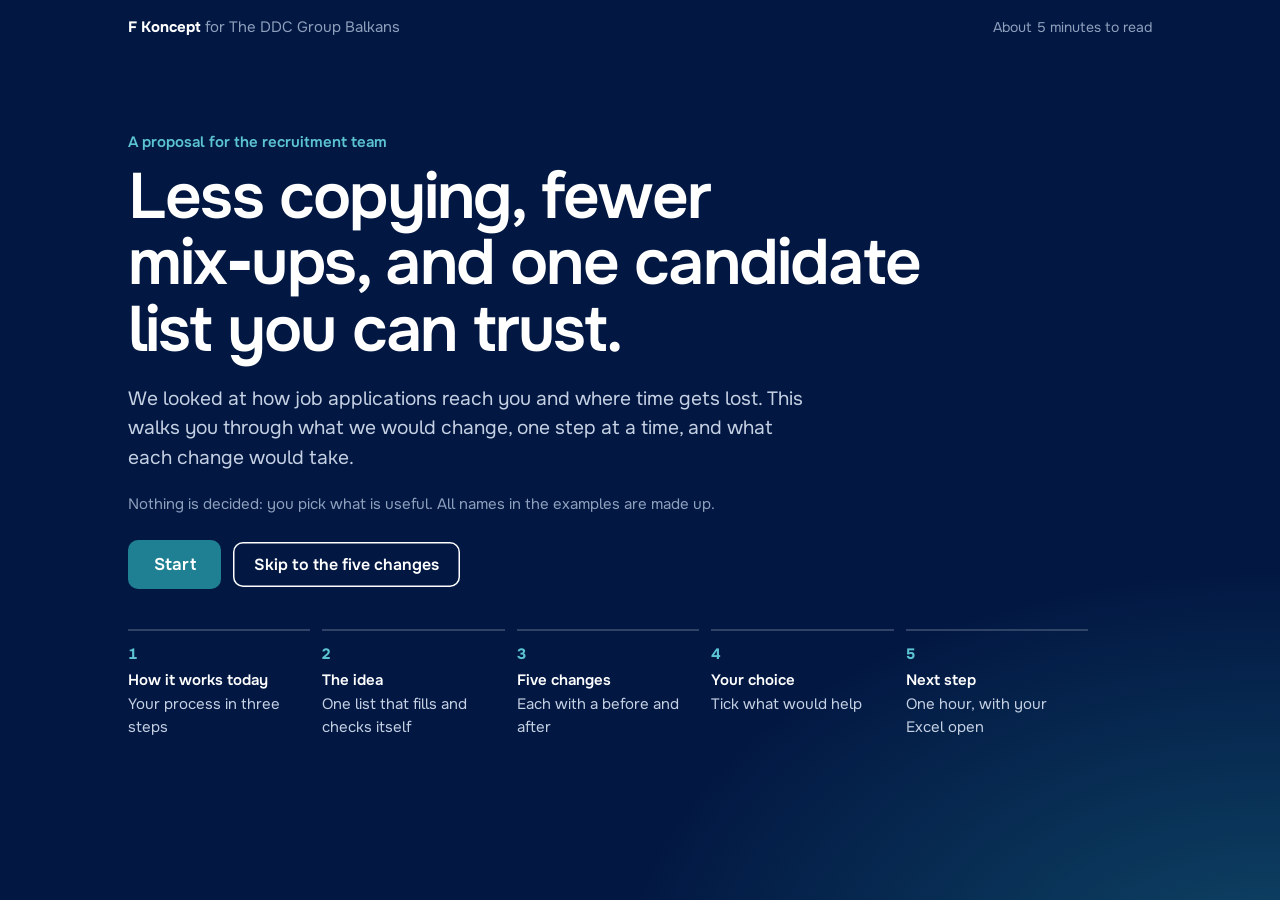
<file: site/index.html>
<!doctype html>
<html lang="en-GB">
<head>
<meta charset="utf-8">
<meta name="viewport" content="width=device-width, initial-scale=1, viewport-fit=cover">
<title>One Candidate, One Record | Proposal for The DDC Group Balkans</title>
<meta name="description" content="A step-by-step proposal from F Koncept for the recruitment team at The DDC Group Balkans.">
<meta name="robots" content="noindex, nofollow">
<meta name="theme-color" content="#021843">
<link rel="preconnect" href="https://fonts.googleapis.com">
<link rel="preconnect" href="https://fonts.gstatic.com" crossorigin>
<link href="https://fonts.googleapis.com/css2?family=Onest:wght@400;500;600;700;800&display=swap" rel="stylesheet">
<link rel="stylesheet" href="assets/styles.css">
<link rel="icon" href="data:image/svg+xml,%3Csvg xmlns='http://www.w3.org/2000/svg' viewBox='0 0 32 32'%3E%3Crect width='32' height='32' rx='8' fill='%23021843'/%3E%3Ccircle cx='16' cy='16' r='7' fill='none' stroke='%231F8093' stroke-width='3'/%3E%3C/svg%3E">
<noscript><style>.screen[hidden]{display:block!important}.w-nav,.chapters,.progress{display:none!important}.screen{margin-bottom:4rem}</style></noscript>
</head>
<body class="walk is-welcome">

<header class="w-top">
  <div class="w-wrap">
    <div class="row">
      <a class="w-brand" href="#start"><b>F Koncept</b> for The DDC Group Balkans</a>
      <span class="w-time">About 5 minutes to read</span>
    </div>
    <nav aria-label="Chapters"><ol class="chapters" id="chapters"></ol></nav>
  </div>
  <div class="progress" aria-hidden="true"><i id="progress"></i></div>
</header>

<main class="stage" id="stage">

  <!-- Welcome -->
  <section class="screen" id="start" data-title="Start" data-ch="-1" tabindex="-1" aria-labelledby="h-start">
    <div class="w-wrap">
      <p class="w-kicker">A proposal for the recruitment team</p>
      <h1 class="w-h1" id="h-start">Less copying, fewer mix&#8209;ups, and one candidate list you can trust.</h1>
      <p class="w-lead">We looked at how job applications reach you and where time gets lost. This walks you through what we would change, one step at a time, and what each change would take.</p>
      <p class="w-note">Nothing is decided: you pick what is useful. All names in the examples are made up.</p>
      <div class="w-actions">
        <button class="btn big" type="button" data-go="today">Start</button>
        <button class="btn ghost" type="button" data-go="idea">Skip to the five changes</button>
      </div>
      <ol class="inside" aria-label="What's inside">
        <li><b>How it works today</b>Your process in three steps</li>
        <li><b>The idea</b>One list that fills and checks itself</li>
        <li><b>Five changes</b>Each with a before and after</li>
        <li><b>Your choice</b>Tick what would help</li>
        <li><b>Next step</b>One hour, with your Excel open</li>
      </ol>
    </div>
  </section>

  <!-- Today -->
  <section class="screen" id="today" data-title="How it works today" data-ch="0" tabindex="-1" aria-labelledby="h-today" hidden>
    <div class="w-wrap w-read">
      <p class="w-kicker">How it works today</p>
      <h2 class="w-h2" id="h-today">Three steps, and two of them are done by hand.</h2>
      <ol class="flow3">
        <li><b>Someone applies</b><span>on the careers website</span></li>
        <li class="hand"><b>You copy it into Excel</b><span>by hand, one by one</span></li>
        <li class="hand"><b>You keep each status up to date</b><span>by hand, from memory</span></li>
      </ol>
      <p class="w-lead">Everything lives in one big file that nothing checks, so it slowly stops matching reality. For example:</p>
      <ul class="issues">
        <li>Someone who already works here is still marked "to contact".</li>
        <li>Someone who left gets a call about a new job.</li>
        <li>The same person is in the file twice, because they applied for two jobs.</li>
      </ul>
      <p class="w-note" style="margin-top:1rem">This is based on what we were told about your process. If yours is different, that is exactly what we want to hear.</p>
    </div>
  </section>

  <!-- The idea -->
  <section class="screen" id="idea" data-title="The idea" data-ch="1" tabindex="-1" aria-labelledby="h-idea" hidden>
    <div class="w-wrap w-split">
      <div>
        <p class="w-kicker">The idea</p>
        <h2 class="w-h2" id="h-idea">One list that fills itself and checks itself.</h2>
        <p class="w-lead">Every application lands in one shared list on its own. Each person exists once, with their whole history, and the list warns you before you contact the wrong person.</p>
        <p class="w-lead">Around that list we suggest five changes. Each one fixes one problem. You can take one, some, or all of them.</p>
        <p class="w-note">Pick one to jump straight to it, or press Next to go through them in order.</p>
      </div>
      <ol class="five" id="five">
        <li><button type="button" data-go="change-1"><span class="n">1</span><span><b>One candidate list</b><small>No more copying, no more duplicates</small></span><span class="size">Bigger job</span></button></li>
        <li><button type="button" data-go="change-2"><span class="n">2</span><span><b>Better applications</b><small>Language, level and city without opening the CV</small></span><span class="size">Small job</span></button></li>
        <li><button type="button" data-go="change-3"><span class="n">3</span><span><b>Talent pool and follow-ups</b><small>Nobody forgotten, past applicants found again</small></span><span class="size">Medium job</span></button></li>
        <li><button type="button" data-go="change-4"><span class="n">4</span><span><b>Language check</b><small>Levels checked by your colleagues, without a call</small></span><span class="size">Medium job</span></button></li>
        <li><button type="button" data-go="change-5"><span class="n">5</span><span><b>From yes to first day</b><small>Documents, start dates and day one in one place</small></span><span class="size">Medium job</span></button></li>
      </ol>
    </div>
  </section>

  <!-- Change 1 -->
  <section class="screen" id="change-1" data-title="Change 1: One candidate list" data-ch="2" tabindex="-1" aria-labelledby="h-c1" hidden>
    <div class="w-wrap w-split">
      <div>
        <p class="w-kicker">Change 1 of 5: One candidate list</p>
        <h2 class="w-h2" id="h-c1">No more copying, and no more duplicates.</h2>
        <p class="said">I copy every application into Excel, and the file keeps going out of date. Sometimes the same person is in there twice, with two different statuses.</p>
        <dl class="pce">
          <div><dt>What changes</dt><dd>Applications appear in one shared list on their own. When someone applies again, it is added to their existing record. People who work here, or asked not to be contacted, never appear in your call list.</dd></div>
          <div><dt>What it takes</dt><dd><span class="meter" data-level="3"><span class="bars"><i></i><i></i><i></i></span>Bigger job</span> <span class="muted">about 5 to 8 weeks</span></dd></div>
          <div><dt>What we need</dt><dd>Permission to add a small add-on to your careers website</dd></div>
        </dl>
        <details class="more"><summary>How does it work behind the scenes?</summary><div class="inner">
          <p>A small add-on on the careers website (WordPress) sends each new application, CV included, to the list the moment it arrives. Candidates see no change.</p>
          <p>Your existing Excel is imported once. Possible duplicates are shown side by side, and you decide which are the same person. Nothing is merged on our guess.</p>
          <p>The list works in any browser, stores data in the EU, and you can download everything to Excel at any time.</p>
        </div></details>
        <div class="w-actions" style="margin-top:.5rem"><a class="btn light ext" href="ideas/one-candidate-list.html" target="_blank" rel="noopener">Try the working demo</a></div>
      </div>
      <div>
        <div class="scene" data-scene>
          <div class="scene-switch" role="group" aria-label="Show"><button type="button" data-pane="today" aria-pressed="true">Today</button><button type="button" data-pane="after" aria-pressed="false">With this change</button></div>
          <div class="pane" data-pane="today">
            <span class="cap">Today, in Excel</span>
            <div class="sheet" role="img" aria-label="Two spreadsheet rows for the same person with different statuses">
              <div class="sheet-row head"><span></span><span>Name</span><span>Language</span><span>Status</span></div>
              <div class="sheet-row ghost"><span>13</span><span>Marko Petrović</span><span>Dutch</span><span>Interview</span></div>
              <div class="sheet-row clash"><span>14</span><span>Amina Hodžić</span><span>German</span><span class="st">To contact</span></div>
              <div class="sheet-row ghost"><span>15</span><span>Lejla Begić</span><span>Italian</span><span>Rejected</span></div>
              <div class="sheet-row clash"><span>212</span><span>Amina Hodzic</span><span>German</span><span class="st">Working</span></div>
            </div>
            <p class="scene-hint">Rows 14 and 212 are the same person, with two different answers.</p>
          </div>
          <div class="pane" data-pane="after" hidden>
            <span class="cap">With the new list</span>
            <div class="alert warn"><span><b>Already in your list.</b> Amina Hodžić applied again today. She has worked here since March, so she was not added to "to contact".</span></div>
            <div class="person"><span class="avatar">AH</span><span><b>Amina Hodžić</b><br><span class="muted">German C1, applied twice</span></span><span class="chip working">Working</span></div>
          </div>
        </div>
        <p class="scene-hint">Flip between "Today" and "With this change" to see the difference.</p>
      </div>
    </div>
  </section>

  <!-- Change 2 -->
  <section class="screen" id="change-2" data-title="Change 2: Better applications" data-ch="2" tabindex="-1" aria-labelledby="h-c2" hidden>
    <div class="w-wrap w-split">
      <div>
        <p class="w-kicker">Change 2 of 5: Better applications</p>
        <h2 class="w-h2" id="h-c2">Know someone's language, level and city without opening their CV.</h2>
        <p class="said">I have to open every CV to find out which language someone speaks, how well, and which city they want.</p>
        <dl class="pce">
          <div><dt>What changes</dt><dd>The form asks four more short questions: languages and level, preferred city, start date, and whether they want to stay on file for other jobs. Every applicant also gets a short "we received your application" email.</dd></div>
          <div><dt>What it takes</dt><dd><span class="meter" data-level="1"><span class="bars"><i></i><i></i><i></i></span>Small job</span> <span class="muted">about 1 to 2 weeks</span></dd></div>
          <div><dt>What we need</dt><dd>Access to your careers website</dd></div>
        </dl>
        <details class="more"><summary>What we noticed on your careers website</summary><div class="inner">
          <p>Each job ad is one poster image. Phones, translation tools and Google cannot read the text inside it, including "German, minimum B2". We would add the same text under the poster, which stays.</p>
          <p>The job filter says "norvegian language", and the footer has "Colarado" and "Metro Manilla". We would fix those too.</p>
        </div></details>
        <details class="more"><summary>How does it work behind the scenes?</summary><div class="inner">
          <p>Your job plugin (WP Job Openings) already supports extra form fields and an automatic reply in its free version. Nothing to buy; we set it up and write the wording with you.</p>
        </div></details>
        <div class="w-actions" style="margin-top:.5rem"><a class="btn light ext" href="ideas/better-applications.html" target="_blank" rel="noopener">See the new form and ad</a></div>
      </div>
      <div>
        <div class="scene" data-scene>
          <div class="scene-switch" role="group" aria-label="Show"><button type="button" data-pane="today" aria-pressed="true">Today</button><button type="button" data-pane="after" aria-pressed="false">With this change</button></div>
          <div class="pane" data-pane="today">
            <span class="cap">Today's form</span>
            <div class="form-mock" style="padding:0">
              <div class="grid2"><label>Full name<span class="input">Tarik Hadžić</span></label><label>Email<span class="input">tarik.h@example.com</span></label></div>
              <div class="grid2"><label>Phone<span class="input">+387 61 ••• 222</span></label><label>CV<span class="input">cv.pdf</span></label></div>
              <label>Bio<span class="input">Two years in customer support...</span></label>
            </div>
            <p class="scene-hint">Language, level and city: somewhere inside the CV.</p>
          </div>
          <div class="pane" data-pane="after" hidden>
            <span class="cap">The new form, and what you can do with it</span>
            <div class="form-mock" style="padding:0">
              <label class="new-field">Languages and level <span class="newtag">New</span><span class="input"><span class="tag">German C1</span><span class="tag">English B2</span></span></label>
              <div class="grid2"><label class="new-field">City <span class="newtag">New</span><span class="input">Sarajevo</span></label><label class="new-field">Can start <span class="newtag">New</span><span class="input">1 Oct</span></label></div>
            </div>
            <div class="alert ok" style="margin:.9rem 0 0"><span><b>One filter:</b> German, B2 or better, Sarajevo. 5 people.</span></div>
          </div>
        </div>
        <p class="scene-hint">Flip between "Today" and "With this change" to see the difference.</p>
      </div>
    </div>
  </section>

  <!-- Change 3 -->
  <section class="screen" id="change-3" data-title="Change 3: Talent pool and follow-ups" data-ch="2" tabindex="-1" aria-labelledby="h-c3" hidden>
    <div class="w-wrap w-split">
      <div>
        <p class="w-kicker">Change 3 of 5: Talent pool and follow-ups</p>
        <h2 class="w-h2" id="h-c3">Nobody forgotten, and past applicants found again.</h2>
        <p class="said">I lose track of who I still need to call back. And when a new role opens, I start from zero, even though good people applied before.</p>
        <dl class="pce">
          <div><dt>What changes</dt><dd>A short list every morning: who is waiting, who did not answer, who has an interview. Ready-made messages, filled in with their name. When a new role opens, the list shows past applicants who fit and agreed to stay on file.</dd></div>
          <div><dt>What it takes</dt><dd><span class="meter" data-level="2"><span class="bars"><i></i><i></i><i></i></span>Medium job</span> <span class="muted">about 3 to 4 weeks</span></dd></div>
          <div><dt>What we need</dt><dd>Change 1 first, because this builds on the list</dd></div>
        </dl>
        <details class="more"><summary>How does it work behind the scenes?</summary><div class="inner">
          <p>Messages open in your own email, already filled in, or are copied for WhatsApp or Viber. Sending straight from a DDC address is possible too, with a short setup by whoever manages your email.</p>
          <p>Once a month the list also shows records past the retention period you set, and a short summary of applications and hires per language.</p>
        </div></details>
        <div class="w-actions" style="margin-top:.5rem"><a class="btn light ext" href="ideas/talent-pool.html" target="_blank" rel="noopener">Open the full details</a></div>
      </div>
      <div>
        <div class="scene" data-scene>
          <div class="scene-switch" role="group" aria-label="Show"><button type="button" data-pane="today" aria-pressed="true">Today</button><button type="button" data-pane="after" aria-pressed="false">With this change</button></div>
          <div class="pane" data-pane="today">
            <span class="cap">Today, in your head and in notes</span>
            <ul class="chain">
              <li>Selma: called last week, no answer. Try again, but when?</li>
              <li>Offer sent to Stefan: did he ever reply?</li>
              <li>New Dutch role: search old emails and the Excel for Dutch speakers</li>
            </ul>
          </div>
          <div class="pane" data-pane="after" hidden>
            <span class="cap">Every morning, in the list</span>
            <div class="tasks">
              <div class="task" style="box-shadow:0 0 0 1px var(--line)"><span class="box"></span><span><b>Selma Mujić</b> no answer for 7 days</span><span class="when">Follow up</span></div>
              <div class="task" style="box-shadow:0 0 0 1px var(--line)"><span class="box"></span><span><b>Stefan Jovanović</b> offer, no reply yet</span><span class="when">Check today</span></div>
            </div>
            <div class="alert info" style="margin:.75rem 0 0"><span><b>New role: Dutch support.</b> 6 past applicants speak Dutch B2 or better and agreed to stay on file.</span></div>
          </div>
        </div>
        <p class="scene-hint">Flip between "Today" and "With this change" to see the difference.</p>
      </div>
    </div>
  </section>

  <!-- Change 4 -->
  <section class="screen" id="change-4" data-title="Change 4: Language check" data-ch="2" tabindex="-1" aria-labelledby="h-c4" hidden>
    <div class="w-wrap w-split">
      <div>
        <p class="w-kicker">Change 4 of 5: Language check</p>
        <h2 class="w-h2" id="h-c4">Language levels checked by your own colleagues, without arranging a call.</h2>
        <p class="said">I can't judge Norwegian or Czech myself, so for every candidate I have to find a colleague and a time that suits everyone.</p>
        <div class="alert info"><span><b>You probably already have a test.</b> If so, tell us how it works: we would build around it rather than replace it.</span></div>
        <dl class="pce">
          <div><dt>What changes</dt><dd>The candidate records two or three short spoken answers and writes one short reply, on their phone, in about ten minutes. A colleague who speaks the language listens when it suits them and picks a level. The result appears on the candidate's record.</dd></div>
          <div><dt>What it takes</dt><dd><span class="meter" data-level="2"><span class="bars"><i></i><i></i><i></i></span>Medium job</span> <span class="muted">about 3 to 4 weeks</span></dd></div>
          <div><dt>What we need</dt><dd>Colleagues who speak each language, to adapt the questions and do the reviews</dd></div>
        </dl>
        <details class="more"><summary>What it is not</summary><div class="inner">
          <p>No software decides the level: a person always does. It is an internal check, not a certificate. Reviewers see a candidate code instead of a name, and recordings are deleted after the decision.</p>
        </div></details>
        <div class="w-actions" style="margin-top:.5rem"><a class="btn light ext" href="ideas/language-check.html" target="_blank" rel="noopener">Open the full details</a></div>
      </div>
      <div>
        <div class="scene" data-scene>
          <div class="scene-switch" role="group" aria-label="Show"><button type="button" data-pane="today" aria-pressed="true">Today</button><button type="button" data-pane="after" aria-pressed="false">With this change</button></div>
          <div class="pane" data-pane="today">
            <span class="cap">Today, for one Norwegian candidate</span>
            <ul class="chain">
              <li>Find a colleague who speaks Norwegian</li>
              <li>Find a time that suits their shift and the candidate</li>
              <li>Phone call, then write the result down</li>
            </ul>
          </div>
          <div class="pane" data-pane="after" hidden>
            <span class="cap">With the language check</span>
            <div class="answer"><span class="play"></span><span class="wave" aria-hidden="true"><i style="height:62%"></i><i style="height:88%"></i><i style="height:41%"></i><i style="height:95%"></i><i style="height:70%"></i><i style="height:33%"></i><i style="height:80%"></i><i style="height:56%"></i><i style="height:92%"></i><i style="height:47%"></i><i style="height:74%"></i><i style="height:28%"></i><i style="height:85%"></i><i style="height:60%"></i><i style="height:38%"></i><i style="height:90%"></i><i style="height:52%"></i><i style="height:77%"></i><i style="height:35%"></i><i style="height:69%"></i><i style="height:44%"></i><i style="height:83%"></i><i style="height:58%"></i><i style="height:30%"></i></span><span class="dur">1:12</span></div>
            <p style="margin:.75rem 0 .35rem;font-weight:600">Your colleague picks a level</p>
            <div class="levels"><span>Below B1</span><span>B1</span><span class="on">B2</span><span>C1</span><span>C2</span></div>
            <div class="alert ok" style="margin:.9rem 0 0"><span><b>On the record:</b> Norwegian, speaking B2, writing B2.</span></div>
          </div>
        </div>
        <p class="scene-hint">Flip between "Today" and "With this change" to see the difference.</p>
      </div>
    </div>
  </section>

  <!-- Change 5 -->
  <section class="screen" id="change-5" data-title="Change 5: From yes to first day" data-ch="2" tabindex="-1" aria-labelledby="h-c5" hidden>
    <div class="w-wrap w-split">
      <div>
        <p class="w-kicker">Change 5 of 5: From yes to first day</p>
        <h2 class="w-h2" id="h-c5">Documents, start dates and day one, all in one place.</h2>
        <p class="said">After someone says yes, I chase documents and start dates by phone. Sometimes a person is marked "employed" and never actually starts.</p>
        <dl class="pce">
          <div><dt>What changes</dt><dd>Each new hire gets one personal page: start date, what to bring, documents to upload, and an "I'll be there" button. You see who is ready. On day one you tick who arrived, and they become "Working".</dd></div>
          <div><dt>What it takes</dt><dd><span class="meter" data-level="2"><span class="bars"><i></i><i></i><i></i></span>Medium job</span> <span class="muted">about 3 to 4 weeks</span></dd></div>
          <div><dt>What we need</dt><dd>Your list of documents and first-day details. Works best with change 1.</dd></div>
        </dl>
        <details class="more"><summary>What it is not</summary><div class="inner">
          <p>Contracts are not signed online; they stay in your current process. Which documents are legally required is DDC's decision. ID copies are stored more strictly and deleted or handed to HR after the start.</p>
        </div></details>
        <div class="w-actions" style="margin-top:.5rem"><a class="btn light ext" href="ideas/first-day.html" target="_blank" rel="noopener">Open the full details</a></div>
      </div>
      <div>
        <div class="scene" data-scene>
          <div class="scene-switch" role="group" aria-label="Show"><button type="button" data-pane="today" aria-pressed="true">Today</button><button type="button" data-pane="after" aria-pressed="false">With this change</button></div>
          <div class="pane" data-pane="today">
            <span class="cap">Today, on the first morning</span>
            <div class="bigstat"><div><b>8</b>marked "employed" in Excel</div><div><b>6</b>actually arrived</div></div>
            <ul class="chain" style="margin-top:.75rem"><li>You find out on Monday morning, not before</li></ul>
          </div>
          <div class="pane" data-pane="after" hidden>
            <span class="cap">With the first-day board</span>
            <div class="bigstat"><div><b>7 of 8</b>ready by Friday</div><div><b>1</b>not confirmed, so you called on Friday</div></div>
            <div class="alert ok" style="margin:.75rem 0 0"><span><b>Monday:</b> you tick who arrived. They become "Working" with the date.</span></div>
          </div>
        </div>
        <p class="scene-hint">Flip between "Today" and "With this change" to see the difference.</p>
      </div>
    </div>
  </section>

  <!-- Choose -->
  <section class="screen" id="choose" data-title="Your choice" data-ch="3" tabindex="-1" aria-labelledby="h-choose" hidden>
    <div class="w-wrap w-read">
      <p class="w-kicker">Your choice</p>
      <h2 class="w-h2" id="h-choose">Which of these would help you most?</h2>
      <p class="just-for">This is only here to help you think and decide. Nothing you tick is saved or sent anywhere.</p>
      <div class="picks" id="picks">
        <label><input type="checkbox" data-min="5" data-max="8"><span><b>1. One candidate list</b><small>The core fix. Everything else builds on it.</small></span><span class="size">5 to 8 weeks</span></label>
        <label><input type="checkbox" data-min="1" data-max="2"><span><b>2. Better applications</b><small>Quick. Good to do first.</small></span><span class="size">1 to 2 weeks</span></label>
        <label><input type="checkbox" data-min="3" data-max="4"><span><b>3. Talent pool and follow-ups</b><small>Needs change 1.</small></span><span class="size">3 to 4 weeks</span></label>
        <label><input type="checkbox" data-min="3" data-max="4"><span><b>4. Language check</b><small>Works on its own.</small></span><span class="size">3 to 4 weeks</span></label>
        <label><input type="checkbox" data-min="3" data-max="4"><span><b>5. From yes to first day</b><small>Best with change 1.</small></span><span class="size">3 to 4 weeks</span></label>
      </div>
      <div class="total" id="total" aria-live="polite"></div>
      <p class="w-note" style="margin-top:1rem">Our suggestion: start with change 2, so the new list gets better information from day one, then change 1. The others can follow whenever they are useful. There are also a few <a href="ideas/smaller-ideas.html" target="_blank" rel="noopener">small extras</a>, like an interview booking link.</p>
    </div>
  </section>

  <!-- Promises -->
  <section class="screen" id="promises" data-title="What we promise" data-ch="4" tabindex="-1" aria-labelledby="h-promises" hidden>
    <div class="w-wrap w-read" style="max-width:60rem">
      <p class="w-kicker">Straight answers</p>
      <h2 class="w-h2" id="h-promises">What we promise, and what we don't.</h2>
      <div class="two-lists">
        <div style="--c: var(--green)">
          <h3>We will</h3>
          <ul>
            <li>Build only what you choose, adjusted to how you really work.</li>
            <li>Keep your careers website; candidates apply exactly as before.</li>
            <li>Never merge two records without your say.</li>
            <li>Keep candidate data in the EU, open only to the people you name, under a written data agreement.</li>
            <li>Show you how it works and leave short written instructions.</li>
          </ul>
        </div>
        <div style="--c: var(--raspberry)">
          <h3>We won't claim</h3>
          <ul>
            <li>That you will get more applicants or rank higher on Google.</li>
            <li>That the list stays right if nobody updates it. It warns and reminds; a person still records what happened.</li>
            <li>Legal compliance. We build tools for your rules; the rules come from your legal or HR team.</li>
            <li>That software can judge candidates. People decide, always.</li>
          </ul>
        </div>
      </div>
    </div>
  </section>

  <!-- Next step -->
  <section class="screen" id="next" data-title="Next step" data-ch="4" tabindex="-1" aria-labelledby="h-next" hidden>
    <div class="w-wrap w-read">
      <p class="w-kicker">Next step</p>
      <h2 class="w-h2" id="h-next">One hour, with your Excel open.</h2>
      <p class="w-lead">You show us how you really work today. We come back with a fixed price and dates for the changes you picked.</p>
      <p class="w-note">No personal data needs to leave your computer: the column names and how you use them are enough.</p>
      <details class="more"><summary>The questions we would like to ask</summary><div class="inner">
        <ol style="margin:0;padding-left:1.2rem;display:grid;gap:.4rem">
          <li>Roughly how many applications arrive each month, and where from: the website, MojPosao, LinkedIn, email?</li>
          <li>Who else edits the Excel?</li>
          <li>Who manages the careers website, and can we add a small add-on to it?</li>
          <li>Which statuses and columns do you actually use?</li>
          <li>Is there an HR or payroll system that knows who works here now?</li>
          <li>How long do you keep candidate data?</li>
          <li>Do you reach candidates by phone, email, WhatsApp or Viber?</li>
          <li>How do you test languages today, and does any client require a specific test?</li>
          <li>Who handles documents and the first day after someone says yes?</li>
        </ol>
      </div></details>
      <p class="w-lead" style="margin-top:1.25rem">To book the hour, reply to whoever sent you this link.</p>
      <div class="w-actions">
        <button class="btn light" type="button" data-go="idea">See the five changes again</button>
        <button class="btn ghost" type="button" data-go="start" style="color:var(--ink)">Back to the start</button>
      </div>
    </div>
  </section>

</main>

<nav class="w-nav" aria-label="Step navigation">
  <div class="w-wrap">
    <button class="btn light" type="button" id="back">Back</button>
    <span class="where" id="where" aria-live="polite"></span>
    <button class="btn" type="button" id="fwd">Next<span class="next-label" id="next-label"></span></button>
  </div>
</nav>

<script src="assets/walk.js"></script>
</body>
</html>
</file>
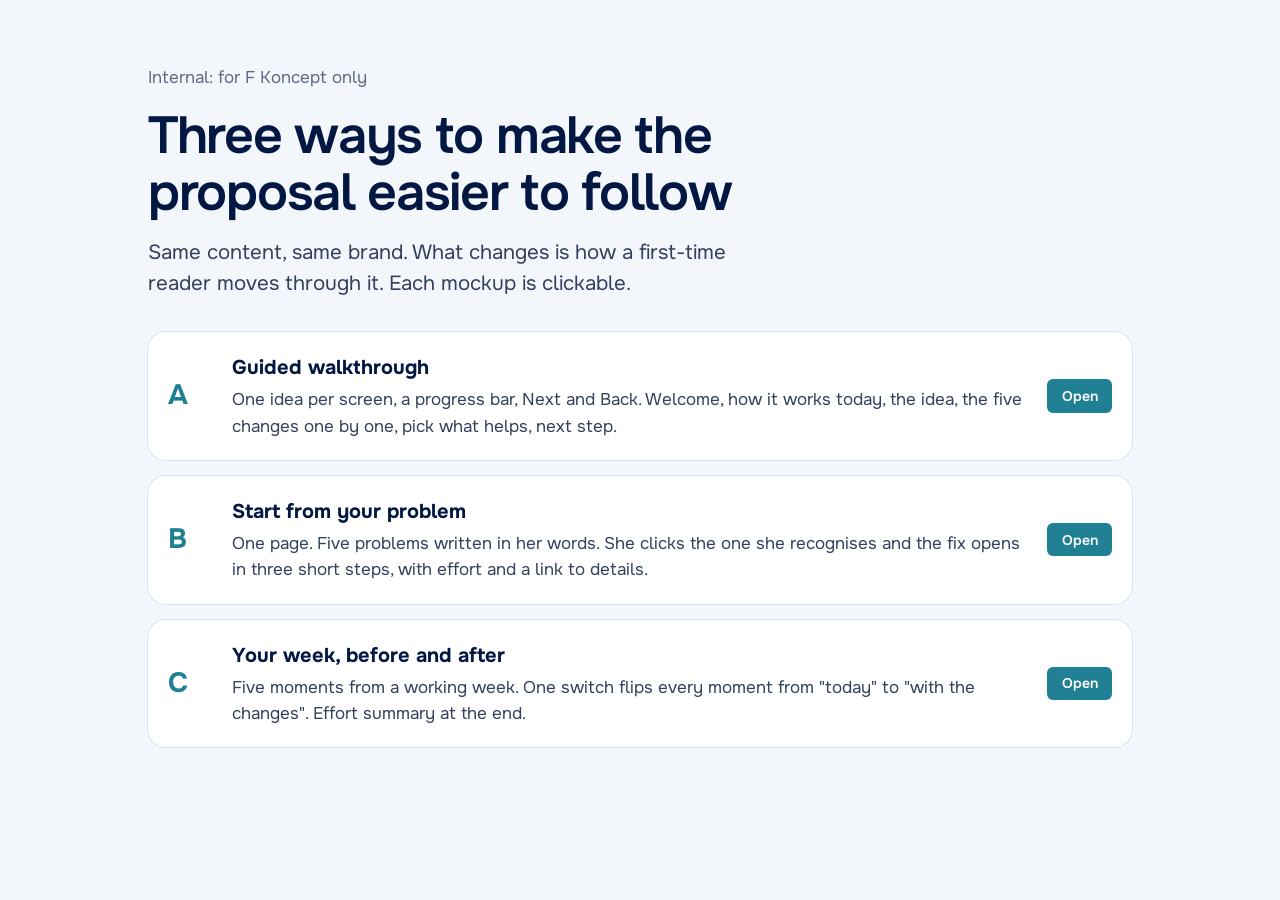
<file: design/ux-options/index.html>
<!doctype html>
<html lang="en-GB">
<head>
<meta charset="utf-8">
<meta name="viewport" content="width=device-width, initial-scale=1, viewport-fit=cover">
<title>Redesign options</title>
<link href="https://fonts.googleapis.com/css2?family=Onest:wght@400;500;600;700&display=swap" rel="stylesheet">
<link rel="stylesheet" href="mockups.css">
<style>
  .opts { display: grid; gap: 1rem; margin: 2rem 0 4rem; }
  .opt { display: grid; grid-template-columns: 3rem 1fr auto; gap: 1rem; align-items: center; background: #fff; border-radius: var(--radius-l); padding: 1.25rem; box-shadow: 0 0 0 1px var(--line); text-decoration: none; color: inherit; }
  .opt:hover { box-shadow: 0 0 0 2px var(--teal); }
  .opt .l { font-size: 1.75rem; font-weight: 700; color: var(--teal); }
  .opt h2 { margin: 0 0 .25rem; font-size: 1.25rem; }
  .opt p { margin: 0; color: var(--ink-2); }
  @media (max-width: 600px) { .opt { grid-template-columns: 2rem 1fr; } .opt .btn { grid-column: 2; justify-self: start; } }
</style>
</head>
<body class="mock">
<div class="wrap" style="padding-top:3rem">
  <div class="read">
    <p class="muted">Internal: for F Koncept only</p>
    <h1 class="big">Three ways to make the proposal easier to follow</h1>
    <p class="lead">Same content, same brand. What changes is how a first-time reader moves through it. Each mockup is clickable.</p>
  </div>
  <div class="opts">
    <a class="opt" href="a-guided.html"><span class="l">A</span><div><h2>Guided walkthrough</h2><p>One idea per screen, a progress bar, Next and Back. Welcome, how it works today, the idea, the five changes one by one, pick what helps, next step.</p></div><span class="btn small">Open</span></a>
    <a class="opt" href="b-problems.html"><span class="l">B</span><div><h2>Start from your problem</h2><p>One page. Five problems written in her words. She clicks the one she recognises and the fix opens in three short steps, with effort and a link to details.</p></div><span class="btn small">Open</span></a>
    <a class="opt" href="c-week.html"><span class="l">C</span><div><h2>Your week, before and after</h2><p>Five moments from a working week. One switch flips every moment from "today" to "with the changes". Effort summary at the end.</p></div><span class="btn small">Open</span></a>
  </div>
</div>
</body>
</html>
</file>
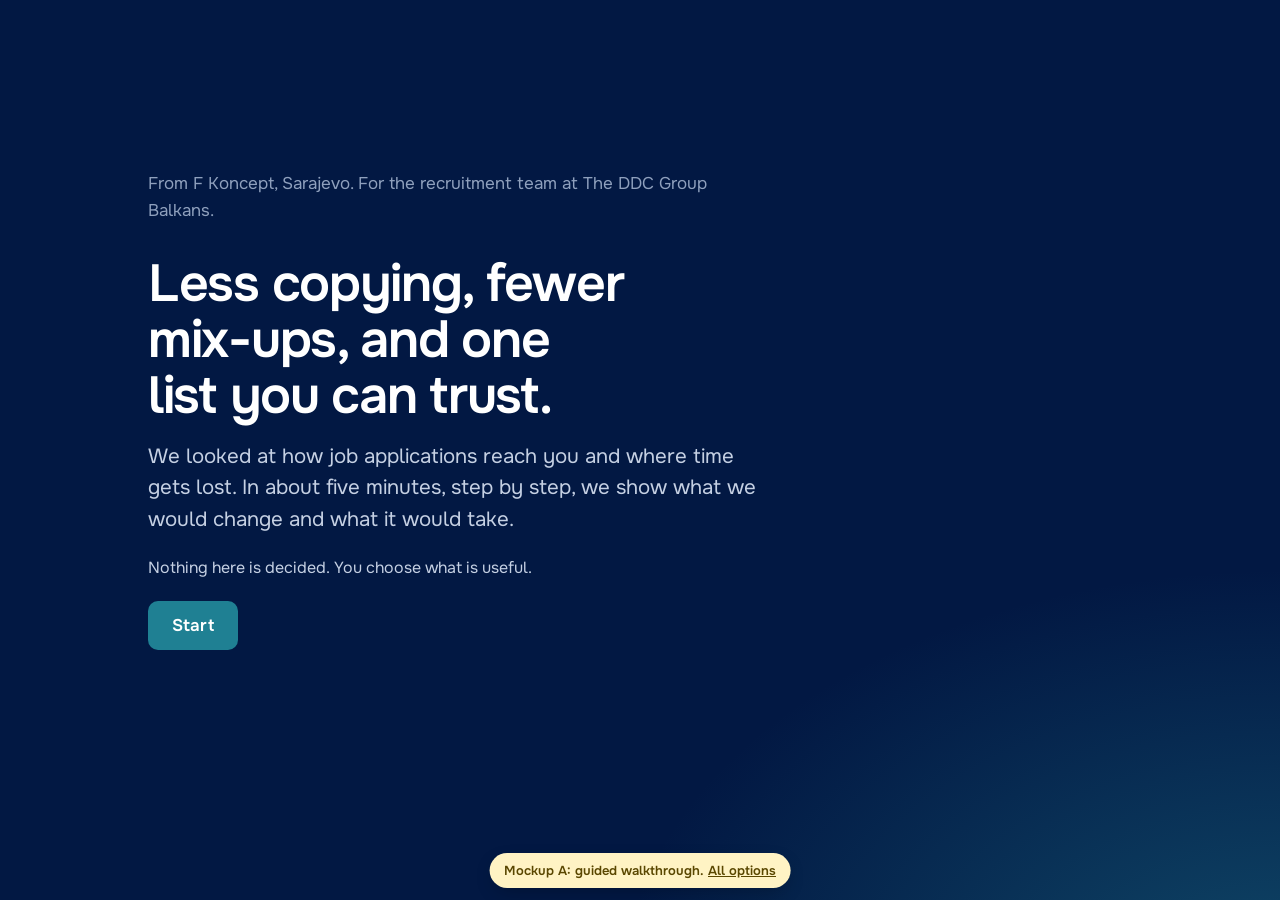
<file: design/ux-options/a-guided.html>
<!doctype html>
<html lang="en-GB">
<head>
<meta charset="utf-8">
<meta name="viewport" content="width=device-width, initial-scale=1, viewport-fit=cover">
<title>Option A: Guided walkthrough</title>
<link rel="preconnect" href="https://fonts.googleapis.com">
<link rel="preconnect" href="https://fonts.gstatic.com" crossorigin>
<link href="https://fonts.googleapis.com/css2?family=Onest:wght@400;500;600;700&display=swap" rel="stylesheet">
<link rel="stylesheet" href="mockups.css">
<style>
  body.mock { min-height: 100svh; display: flex; flex-direction: column; }
  .stage { flex: 1; display: grid; align-items: center; padding-block: 1rem 7rem; }
  .screen[hidden] { display: none !important; }
  .screen { animation: rise .35s ease both; }
  @keyframes rise { from { opacity: 0; transform: translateY(8px); } }

  body.mock.welcome { background: radial-gradient(1100px 700px at 100% 110%, rgba(31,128,147,.45), transparent 60%), var(--navy); color: #fff; }
  body.welcome .lead { color: var(--on-navy-2); }
  body.welcome .muted { color: var(--on-navy-3); }

  .chapters { list-style: none; margin: 0; padding: 0; display: flex; gap: .4rem; flex-wrap: wrap; }
  .chapters li { font-size: .8125rem; font-weight: 600; color: var(--muted); padding: .35rem .7rem; border-radius: 999px; background: #e8edf3; }
  .chapters li.on { background: var(--navy); color: #fff; }
  .chapters li.done { background: #dff3ec; color: #13704f; }
  .bar { height: 4px; background: #e3e8ef; }
  .bar i { display: block; height: 100%; background: var(--teal); transition: width .3s; }

  .navbar {
    position: fixed; left: 0; right: 0; bottom: 0; z-index: 20;
    background: rgba(243,246,250,.94); backdrop-filter: blur(8px); border-top: 1px solid var(--line);
    padding: .9rem clamp(1.25rem, 5vw, 3rem) calc(env(safe-area-inset-bottom, 0px) + .9rem);
    display: flex; justify-content: space-between; align-items: center; gap: 1rem;
  }
  .navbar .where { font-size: .875rem; color: var(--muted); }
  .welcome-page .navbar { display: none; }

  .flow3 { display: grid; grid-template-columns: 1fr auto 1fr auto 1fr; gap: .75rem; align-items: center; margin: 1.5rem 0; }
  .flow3 .node { background: #fff; border-radius: var(--radius-m); padding: 1rem; box-shadow: 0 0 0 1px var(--line); font-weight: 600; font-size: .9375rem; }
  .flow3 .node small { display: block; font-weight: 400; color: var(--muted); margin-top: .25rem; }
  .flow3 .node.hand { box-shadow: 0 0 0 2px var(--raspberry); }
  .flow3 .node.hand small { color: #9a1f63; font-weight: 600; }
  .flow3 .arrow { color: var(--muted); font-size: 1.25rem; }
  @media (max-width: 700px) { .flow3 { grid-template-columns: 1fr; } .flow3 .arrow { transform: rotate(90deg); justify-self: center; } }

  .issues { list-style: none; padding: 0; margin: 0; display: grid; gap: .6rem; }
  .issues li { background: #fff; border-radius: var(--radius-m); padding: .8rem 1rem; box-shadow: inset 3px 0 0 var(--raspberry), 0 0 0 1px var(--line); }

  .ba { display: grid; grid-template-columns: 1fr 1fr; gap: 1rem; margin: 1.5rem 0; }
  .ba > div { background: #fff; border-radius: var(--radius-l); padding: 1.1rem; box-shadow: 0 0 0 1px var(--line); }
  .ba h3 { margin: 0 0 .75rem; font-size: 1rem; }
  .ba .rows { font-size: .8125rem; display: grid; gap: 4px; }
  .ba .rows span { display: grid; grid-template-columns: 2.2rem 1fr auto; gap: .5rem; padding: .35rem .5rem; background: #f6f7f9; border-radius: 4px; }
  .ba .rows span.x { background: #fdf0f6; color: #7d1850; }
  @media (max-width: 700px) { .ba { grid-template-columns: 1fr; } }

  .change-grid { display: grid; grid-template-columns: minmax(0, 1fr) minmax(0, 1fr); gap: 2rem; align-items: start; }
  @media (max-width: 860px) { .change-grid { grid-template-columns: 1fr; } }
  .count { font-size: .9375rem; font-weight: 600; color: var(--teal); margin: 0 0 .5rem; }

  .picks { display: grid; gap: .6rem; margin: 1.25rem 0; }
  .picks label { display: grid; grid-template-columns: auto 1fr auto; gap: .9rem; align-items: center; background: #fff; border-radius: var(--radius-m); padding: .9rem 1rem; box-shadow: 0 0 0 1px var(--line); cursor: pointer; }
  .picks label:has(input:checked) { box-shadow: 0 0 0 2px var(--teal); }
  .picks input { width: 1.2rem; height: 1.2rem; accent-color: var(--teal); }
  .picks small { display: block; color: var(--muted); font-size: .875rem; }
  .total { background: var(--navy); color: #fff; border-radius: var(--radius-m); padding: 1rem 1.2rem; }
  .total b { color: var(--teal-light); }
</style>
</head>
<body class="mock welcome-page" id="body">

<div id="top-ui" hidden>
  <div class="topline"><span><b>F Koncept</b> for the DDC Balkans recruitment team</span><span>About 5 minutes</span></div>
  <div class="wrap"><ol class="chapters" id="chapters"></ol></div>
  <div class="bar" style="margin-top:1rem"><i id="bar"></i></div>
</div>

<main class="stage" id="stage">

  <!-- 0 Welcome -->
  <section class="screen" data-ch="-1">
    <div class="wrap">
      <div class="read">
        <p class="muted" style="margin-bottom:2rem">From F Koncept, Sarajevo. For the recruitment team at The DDC Group Balkans.</p>
        <h1 class="big">Less copying, fewer mix-ups, and one list you can trust.</h1>
        <p class="lead">We looked at how job applications reach you and where time gets lost. In about five minutes, step by step, we show what we would change and what it would take.</p>
        <p class="lead" style="font-size:1rem">Nothing here is decided. You choose what is useful.</p>
        <button class="btn big-btn" type="button" data-go="1">Start</button>
      </div>
    </div>
  </section>

  <!-- 1 Today -->
  <section class="screen" data-ch="0" hidden>
    <div class="wrap">
      <div class="read" style="max-width:52rem">
        <h2 class="mid">This is how applications reach you today.</h2>
        <div class="flow3">
          <div class="node">Someone applies<small>on the careers website</small></div><span class="arrow">&#8594;</span>
          <div class="node hand">You copy it into Excel<small>by hand, one by one</small></div><span class="arrow">&#8594;</span>
          <div class="node hand">You update each status<small>by hand, from memory</small></div>
        </div>
        <p class="lead">Because it all lives in one big file that nothing checks, the file slowly stops matching reality. For example:</p>
        <ul class="issues">
          <li>Someone who already works here is still marked "to contact".</li>
          <li>Someone who left gets a call about a new job.</li>
          <li>The same person appears twice, because they applied for two jobs.</li>
        </ul>
      </div>
    </div>
  </section>

  <!-- 2 The idea -->
  <section class="screen" data-ch="1" hidden>
    <div class="wrap">
      <div class="read" style="max-width:52rem">
        <h2 class="mid">The idea: one list that fills itself and checks itself.</h2>
        <p class="lead">Instead of copying into Excel, every application lands in one shared list on its own. Each person exists once, with their whole history.</p>
        <div class="ba">
          <div>
            <h3>Today, in Excel</h3>
            <div class="rows">
              <span class="x"><b>14</b>Amina Hodžić<em>To contact</em></span>
              <span><b>15</b>Lejla Begić<em>Rejected</em></span>
              <span class="x"><b>212</b>Amina Hodzic<em>Working</em></span>
            </div>
            <p class="small muted" style="margin:.75rem 0 0">Two rows, two different answers.</p>
          </div>
          <div>
            <h3>With the new list</h3>
            <div style="display:flex;gap:.75rem;align-items:center">
              <div class="avatar" style="width:40px;height:40px">AH</div>
              <div><b>Amina Hodžić</b><div class="small muted">applied twice</div></div>
              <span class="chip working" style="margin-left:auto">Working</span>
            </div>
            <p class="small" style="margin:.75rem 0 0;color:#13704f;font-weight:600">Hidden from call lists while she works here.</p>
          </div>
        </div>
        <p class="lead">We suggest <b>five changes</b>. Each one fixes one problem. You can take one, some, or all.</p>
      </div>
    </div>
  </section>

  <!-- 3 Change 1 -->
  <section class="screen" data-ch="2" hidden>
    <div class="wrap change-grid">
      <div>
        <p class="count">Change 1 of 5</p>
        <h2 class="mid">No more copying, and no more duplicates.</h2>
        <dl class="pce">
          <div><dt>The problem</dt><dd>Every application is copied into Excel by hand, and the same person can end up in two rows with two different statuses.</dd></div>
          <div><dt>What changes</dt><dd>Applications appear in one shared list on their own. If the same person applies again, it is added to their existing record. People who work here are never in your call list.</dd></div>
          <div><dt>What it takes</dt><dd><span class="effort-pill"><span class="meter" data-level="3"><span class="bars"><i></i><i></i><i></i></span>Bigger job</span><span class="muted">about 5 to 8 weeks</span></span></dd></div>
        </dl>
        <details class="more"><summary>How does it work behind the scenes?</summary><div><p>A small add-on on your careers website sends each new application to the list. Your existing Excel is imported once, and you confirm possible duplicates before anything is merged. Candidates see no change.</p></div></details>
        <p style="margin-top:1rem"><a class="btn light small ext" href="../../site/ideas/one-candidate-list.html" target="_blank" rel="noopener">Try the working demo</a></p>
      </div>
      <div class="window" aria-label="Mockup of the candidate list">
        <div class="window-bar"><span class="dots"><i></i><i></i><i></i></span><span class="title">Candidates</span><span class="sample">Sample data</span></div>
        <div class="window-body">
          <div class="alert warn"><span><b>Already in your list.</b> Amina Hodžić applied again. She works here since March, so she was not added to "to contact".</span></div>
          <table class="list"><tbody>
            <tr><td class="who">Tarik Hadžić<span class="sub">German C1</span></td><td><span class="chip new">New</span></td></tr>
            <tr><td class="who">Selma Mujić<span class="sub">German B2</span></td><td><span class="chip progress">Contacted</span></td></tr>
            <tr><td class="who">Amina Hodžić<span class="sub">2 applications</span></td><td><span class="chip working">Working</span></td></tr>
          </tbody></table>
        </div>
      </div>
    </div>
  </section>

  <!-- 4 Change 2 -->
  <section class="screen" data-ch="2" hidden>
    <div class="wrap change-grid">
      <div>
        <p class="count">Change 2 of 5</p>
        <h2 class="mid">Applications that already tell you what you need.</h2>
        <dl class="pce">
          <div><dt>The problem</dt><dd>The form asks for name, email, phone and a CV. Language level, city and start date are hidden inside the CV, so you read every one.</dd></div>
          <div><dt>What changes</dt><dd>The form asks four more short questions. You can sort and filter by language, level and city straight away. Every applicant also gets a "we received it" email.</dd></div>
          <div><dt>What it takes</dt><dd><span class="effort-pill"><span class="meter" data-level="1"><span class="bars"><i></i><i></i><i></i></span>Small job</span><span class="muted">about 1 to 2 weeks</span></span></dd></div>
        </dl>
        <details class="more"><summary>Anything else in this change?</summary><div><p>The job ads become real text under the poster image, so phones, translation tools and Google can read them. We also fix a few typos on the careers site.</p></div></details>
      </div>
      <div class="window" aria-label="Mockup of the new form">
        <div class="window-bar"><span class="dots"><i></i><i></i><i></i></span><span class="title">Apply</span></div>
        <div class="window-body">
          <div class="form-mock">
            <label>Full name<span class="input">Tarik Hadžić</span></label>
            <label class="new-field">Languages and level <span class="newtag">New</span><span class="input"><span class="tag">German C1</span><span class="tag">English B2</span></span></label>
            <div class="grid2">
              <label class="new-field">City <span class="newtag">New</span><span class="input">Sarajevo</span></label>
              <label class="new-field">Can start <span class="newtag">New</span><span class="input">1 Oct</span></label>
            </div>
          </div>
        </div>
      </div>
    </div>
  </section>

  <!-- 5 note -->
  <section class="screen" data-ch="2" hidden>
    <div class="wrap"><div class="read">
      <p class="count">Changes 3, 4 and 5</p>
      <h2 class="mid">(In the mockup, the remaining three follow the same pattern.)</h2>
      <p class="lead">Change 3: reminders and ready-made messages. Change 4: a language check your colleagues can review. Change 5: from "yes" to the first day.</p>
      <p class="muted small">Each gets the same screen: the problem, what changes, what it takes, one picture, and an optional "more" link.</p>
    </div></div>
  </section>

  <!-- 6 choose -->
  <section class="screen" data-ch="3" hidden>
    <div class="wrap"><div class="read" style="max-width:44rem">
      <h2 class="mid">Which of these would help you most?</h2>
      <p class="lead">Tick what sounds useful. This only helps you think; nothing is sent anywhere.</p>
      <div class="picks" id="picks">
        <label><input type="checkbox" data-min="5" data-max="8" checked><span><b>No more copying, no duplicates</b><small>the core fix</small></span><span class="muted small">5 to 8 weeks</span></label>
        <label><input type="checkbox" data-min="1" data-max="2" checked><span><b>Applications that tell you more</b><small>can start first</small></span><span class="muted small">1 to 2 weeks</span></label>
        <label><input type="checkbox" data-min="3" data-max="4"><span><b>Reminders and ready-made messages</b><small>needs the first change</small></span><span class="muted small">3 to 4 weeks</span></label>
        <label><input type="checkbox" data-min="3" data-max="4"><span><b>Language check</b><small>works on its own</small></span><span class="muted small">3 to 4 weeks</span></label>
        <label><input type="checkbox" data-min="3" data-max="4"><span><b>From yes to first day</b><small>best with the first change</small></span><span class="muted small">3 to 4 weeks</span></label>
      </div>
      <div class="total" id="total"></div>
    </div></div>
  </section>

  <!-- 7 next -->
  <section class="screen" data-ch="4" hidden>
    <div class="wrap"><div class="read">
      <h2 class="big">One hour, with your Excel open.</h2>
      <p class="lead">You show us how you really work today. We come back with a fixed price and dates for the changes you picked. No personal data needs to leave your computer.</p>
      <p class="lead">[Contact details go here]</p>
      <details class="more"><summary>What we promise, and what we don't</summary><div><p>We build only what you choose, keep your careers website as it is, and never merge records without your say. We don't promise more applicants, legal compliance, or automatic scoring of candidates.</p></div></details>
    </div></div>
  </section>

</main>

<nav class="navbar" id="navbar" aria-label="Steps">
  <button class="btn light" type="button" id="back">Back</button>
  <span class="where" id="where"></span>
  <button class="btn" type="button" id="next">Next</button>
</nav>

<div class="mock-banner">Mockup A: guided walkthrough. <a href="index.html">All options</a></div>

<script>
(() => {
  const CH = ['Today', 'The idea', 'Five changes', 'Your choice', 'Next step'];
  const screens = [...document.querySelectorAll('.screen')];
  const chapters = document.getElementById('chapters');
  CH.forEach((c) => { const li = document.createElement('li'); li.textContent = c; chapters.append(li); });
  let i = 0;
  const show = (n) => {
    i = Math.max(0, Math.min(screens.length - 1, n));
    screens.forEach((s, j) => { s.hidden = j !== i; });
    const ch = +screens[i].dataset.ch;
    const welcome = ch < 0;
    document.body.classList.toggle('welcome-page', welcome);
    document.body.classList.toggle('welcome', welcome);
    document.getElementById('top-ui').hidden = welcome;
    [...chapters.children].forEach((li, k) => { li.className = k === ch ? 'on' : k < ch ? 'done' : ''; });
    document.getElementById('bar').style.width = (i / (screens.length - 1) * 100) + '%';
    document.getElementById('where').textContent = `Step ${i} of ${screens.length - 1}`;
    document.getElementById('back').disabled = i === 0;
    document.getElementById('next').textContent = i === screens.length - 1 ? 'Back to start' : 'Next';
    window.scrollTo(0, 0);
  };
  document.getElementById('next').onclick = () => show(i === screens.length - 1 ? 0 : i + 1);
  document.getElementById('back').onclick = () => show(i - 1);
  document.querySelectorAll('[data-go]').forEach((b) => b.onclick = () => show(+b.dataset.go));
  document.addEventListener('keydown', (e) => {
    if (e.key === 'ArrowRight') show(i + 1);
    if (e.key === 'ArrowLeft') show(i - 1);
  });
  const total = () => {
    const on = [...document.querySelectorAll('#picks input:checked')];
    const min = on.reduce((a, x) => a + +x.dataset.min, 0), max = on.reduce((a, x) => a + +x.dataset.max, 0);
    document.getElementById('total').innerHTML = on.length
      ? `You picked <b>${on.length}</b> of 5. Done one after another, that is roughly <b>${min} to ${max} weeks</b>. Some can run side by side.`
      : 'Nothing picked yet.';
  };
  document.getElementById('picks').addEventListener('change', total);
  total();
  show(0);
})();
</script>
</body>
</html>
</file>
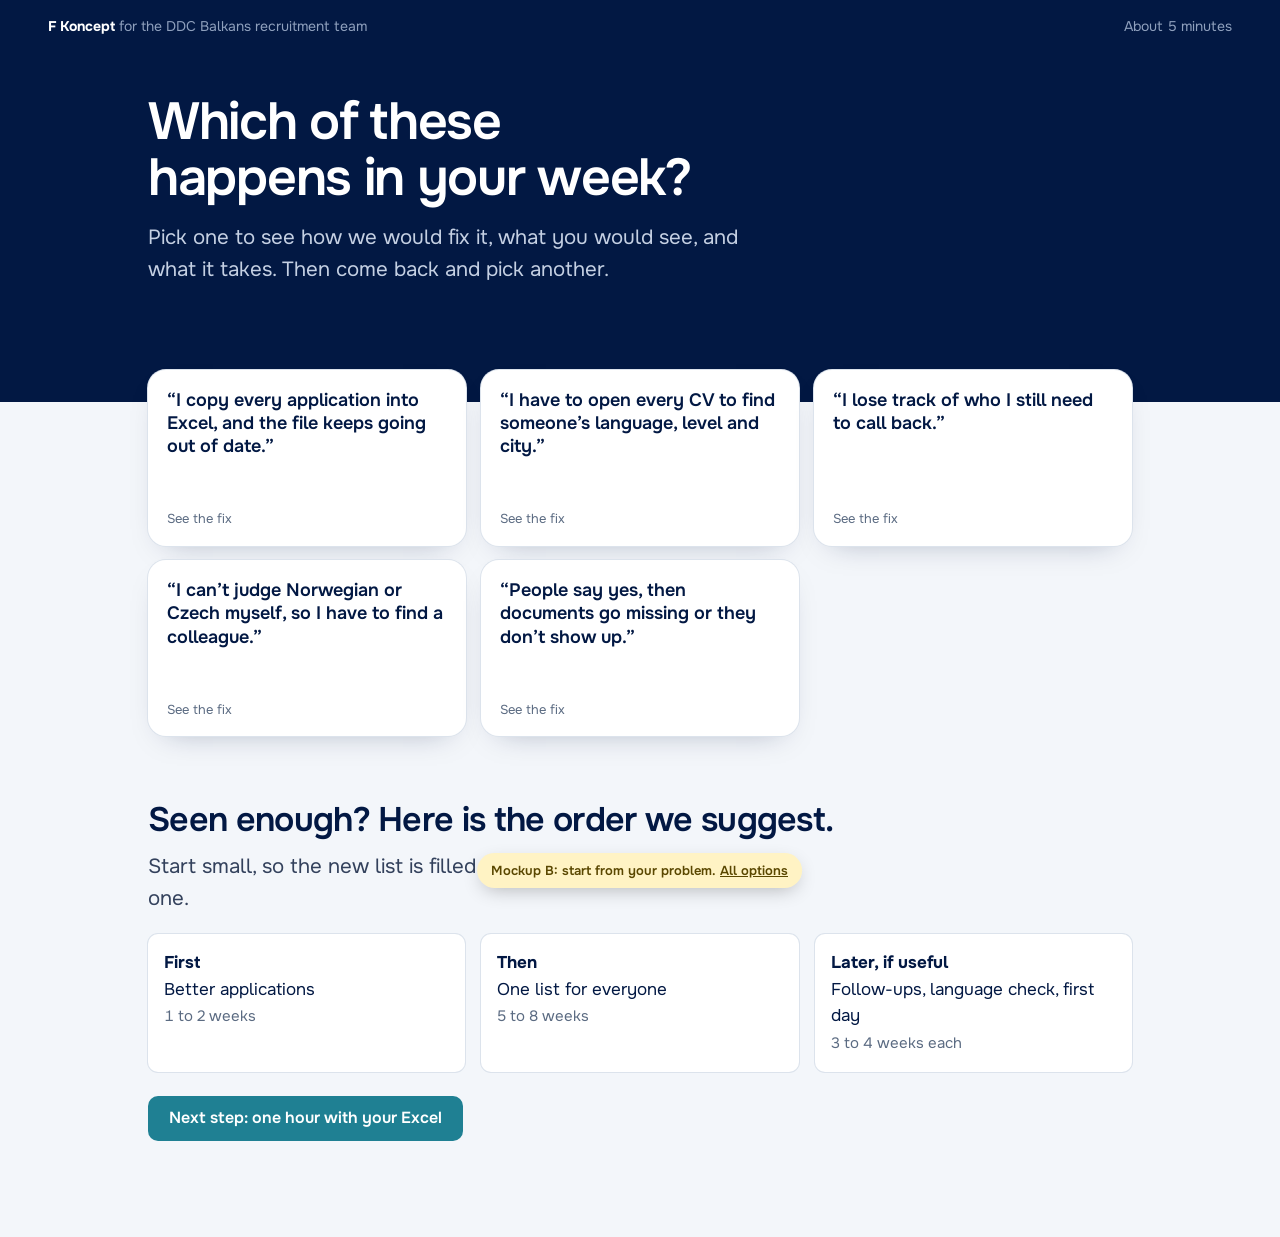
<file: design/ux-options/b-problems.html>
<!doctype html>
<html lang="en-GB">
<head>
<meta charset="utf-8">
<meta name="viewport" content="width=device-width, initial-scale=1, viewport-fit=cover">
<title>Option B: Start from your problem</title>
<link rel="preconnect" href="https://fonts.googleapis.com">
<link rel="preconnect" href="https://fonts.gstatic.com" crossorigin>
<link href="https://fonts.googleapis.com/css2?family=Onest:wght@400;500;600;700&display=swap" rel="stylesheet">
<link rel="stylesheet" href="mockups.css">
<style>
  .hero { background: var(--navy); color: #fff; padding-bottom: 3rem; }
  .hero .lead { color: var(--on-navy-2); }
  .hero .big { max-width: 16em; }

  .problems { display: grid; grid-template-columns: repeat(auto-fill, minmax(15rem, 1fr)); gap: .9rem; margin-top: -2rem; position: relative; }
  .problem {
    text-align: left; font: inherit; color: var(--ink); cursor: pointer;
    background: #fff; border: 0; border-radius: var(--radius-l); padding: 1.2rem 1.2rem 1rem;
    box-shadow: 0 0 0 1px var(--line), 0 12px 30px -18px rgba(2,24,67,.35);
    display: flex; flex-direction: column; gap: .75rem; min-height: 11rem;
    transition: box-shadow .15s, transform .15s;
  }
  .problem:hover { transform: translateY(-2px); box-shadow: 0 0 0 1px var(--teal), 0 16px 30px -18px rgba(2,24,67,.45); }
  .problem[aria-expanded="true"] { box-shadow: 0 0 0 2px var(--teal); }
  .problem q { font-size: 1.125rem; font-weight: 600; line-height: 1.3; quotes: "\201C" "\201D"; }
  .problem .foot { margin-top: auto; display: flex; justify-content: space-between; align-items: center; font-size: .8125rem; color: var(--muted); }
  .problem .seen { color: #13704f; font-weight: 600; }

  .answer-panel { margin-top: 1.5rem; background: #fff; border-radius: var(--radius-l); box-shadow: 0 0 0 1px var(--line); padding: clamp(1.25rem, 3vw, 2rem); }
  .answer-panel[hidden] { display: none; }
  .answer-panel .head { display: flex; justify-content: space-between; gap: 1rem; align-items: start; }
  .answer-panel .close { font: inherit; background: none; border: 0; color: var(--muted); cursor: pointer; font-size: .9375rem; }
  .steps3 { list-style: none; padding: 0; margin: 1.25rem 0 0; display: grid; grid-template-columns: repeat(3, minmax(0,1fr)); gap: 1rem; counter-reset: s; }
  .steps3 li { counter-increment: s; background: var(--paper); border-radius: var(--radius-m); padding: 1rem; }
  .steps3 li::before { content: counter(s); display: inline-grid; place-items: center; width: 1.6rem; height: 1.6rem; border-radius: 50%; background: var(--navy); color: #fff; font-weight: 700; font-size: .8125rem; margin-bottom: .5rem; }
  .steps3 h4 { margin: 0 0 .25rem; font-size: 1rem; }
  .steps3 p { margin: 0; color: var(--ink-2); font-size: .9375rem; }
  @media (max-width: 800px) { .steps3 { grid-template-columns: 1fr; } }
  .panel-foot { display: flex; flex-wrap: wrap; gap: 1rem 2rem; align-items: center; margin-top: 1.25rem; padding-top: 1.25rem; border-top: 1px solid var(--line); }

  .after { margin: 4rem 0 6rem; }
  .plan { display: grid; grid-template-columns: repeat(3, minmax(0,1fr)); gap: 1rem; margin-top: 1rem; }
  .plan div { background: #fff; border-radius: var(--radius-m); padding: 1rem; box-shadow: 0 0 0 1px var(--line); }
  .plan b { display: block; }
  @media (max-width: 800px) { .plan { grid-template-columns: 1fr; } }
</style>
</head>
<body class="mock">

<header class="hero">
  <div class="topline dark"><span><b>F Koncept</b> for the DDC Balkans recruitment team</span><span>About 5 minutes</span></div>
  <div class="wrap" style="padding-top:2.5rem;padding-bottom:3rem">
    <h1 class="big">Which of these happens in your week?</h1>
    <p class="lead read">Pick one to see how we would fix it, what you would see, and what it takes. Then come back and pick another.</p>
  </div>
</header>

<main class="wrap">
  <div class="problems" id="problems"></div>
  <section class="answer-panel" id="panel" hidden aria-live="polite"></section>

  <section class="after">
    <h2 class="mid">Seen enough? Here is the order we suggest.</h2>
    <p class="lead read">Start small, so the new list is filled with better data from day one.</p>
    <div class="plan">
      <div><b>First</b>Better applications<br><span class="muted small">1 to 2 weeks</span></div>
      <div><b>Then</b>One list for everyone<br><span class="muted small">5 to 8 weeks</span></div>
      <div><b>Later, if useful</b>Follow-ups, language check, first day<br><span class="muted small">3 to 4 weeks each</span></div>
    </div>
    <p style="margin-top:1.5rem"><a class="btn" href="#">Next step: one hour with your Excel</a></p>
  </section>
</main>

<div class="mock-banner">Mockup B: start from your problem. <a href="index.html">All options</a></div>

<script>
(() => {
  const P = [
    { q: 'I copy every application into Excel, and the file keeps going out of date.', name: 'One list for everyone', level: 3, effort: 'Bigger job, about 5 to 8 weeks',
      steps: [['Why it happens', 'A spreadsheet cannot notice that two rows are the same person, or that someone started work last month.'],
              ['What we would change', 'Applications land in one shared list on their own. Each person exists once, with their history.'],
              ['What you would see', 'A warning like "Already in your list: works here since March", instead of a second row.']],
      link: '../../site/ideas/one-candidate-list.html' },
    { q: 'I have to open every CV to find someone’s language, level and city.', name: 'Better applications', level: 1, effort: 'Small job, about 1 to 2 weeks',
      steps: [['Why it happens', 'The website form only asks for name, email, phone, a short bio and a CV.'],
              ['What we would change', 'Four more short questions on the form: languages and level, city, start date, and "keep me on file".'],
              ['What you would see', 'You filter by "German, B2 or better, Sarajevo" instead of reading CVs.']],
      link: '../../site/ideas/better-applications.html' },
    { q: 'I lose track of who I still need to call back.', name: 'Reminders and ready-made messages', level: 2, effort: 'Medium job, about 3 to 4 weeks',
      steps: [['Why it happens', 'Nothing reminds you. Follow-ups live in your head or in a colour in Excel.'],
              ['What we would change', 'A "today" list: who is waiting, who did not answer, who has an interview.'],
              ['What you would see', '"Selma, called 7 days ago, no answer", with a ready message one click away.']],
      link: '../../site/ideas/talent-pool.html' },
    { q: 'I can’t judge Norwegian or Czech myself, so I have to find a colleague.', name: 'Language check', level: 2, effort: 'Medium job, about 3 to 4 weeks',
      steps: [['Why it happens', 'Every role needs a language level, and nobody speaks all eleven languages.'],
              ['What we would change', 'Candidates record short answers online; a colleague who speaks the language rates them when it suits them.'],
              ['What you would see', 'The level appears on the candidate’s record, without arranging a call. If you already have a test, we build around it.']],
      link: '../../site/ideas/language-check.html' },
    { q: 'People say yes, then documents go missing or they don’t show up.', name: 'From yes to first day', level: 2, effort: 'Medium job, about 3 to 4 weeks',
      steps: [['Why it happens', 'Between the offer and the first day, everything runs on phone calls and emails.'],
              ['What we would change', 'Each new hire gets one page: start date, what to bring, documents, and "I’ll be there".'],
              ['What you would see', 'A board: "6 of 8 ready for Monday". On day one they become "Working".']],
      link: '../../site/ideas/first-day.html' },
  ];
  const grid = document.getElementById('problems');
  const panel = document.getElementById('panel');
  const seen = new Set();
  const el = (t, a = {}, ...k) => { const e = document.createElement(t); Object.entries(a).forEach(([x, v]) => x === 'class' ? e.className = v : e.setAttribute(x, v)); k.forEach((c) => e.append(c)); return e; };
  const render = () => {
    grid.replaceChildren(...P.map((p, i) => {
      const b = el('button', { class: 'problem', type: 'button', 'aria-expanded': String(panel.dataset.i == i), 'aria-controls': 'panel' },
        el('q', {}, p.q),
        el('span', { class: 'foot' }, el('span', {}, seen.has(i) ? '' : 'See the fix'), el('span', { class: 'seen' }, seen.has(i) ? 'Seen' : '')));
      b.onclick = () => open(i);
      return b;
    }));
  };
  const open = (i) => {
    const p = P[i];
    seen.add(i); panel.dataset.i = i; panel.hidden = false;
    const meter = el('span', { class: 'meter', 'data-level': String(p.level) }, el('span', { class: 'bars' }, el('i'), el('i'), el('i')), p.effort);
    const close = el('button', { class: 'close', type: 'button' }, 'Close');
    close.onclick = () => { panel.hidden = true; delete panel.dataset.i; render(); };
    const link = el('a', { class: 'btn light small ext', href: p.link, target: '_blank', rel: 'noopener' }, 'See it in detail');
    panel.replaceChildren(
      el('div', { class: 'head' }, el('div', {}, el('p', { class: 'muted small', style: 'margin:0 0 .25rem' }, 'Our fix'), el('h2', { class: 'mid', style: 'margin:0' }, p.name)), close),
      el('ol', { class: 'steps3' }, ...p.steps.map(([h, t]) => el('li', {}, el('h4', {}, h), el('p', {}, t)))),
      el('div', { class: 'panel-foot' }, meter, link),
    );
    render();
    panel.scrollIntoView({ behavior: 'smooth', block: 'nearest' });
  };
  render();
})();
</script>
</body>
</html>
</file>
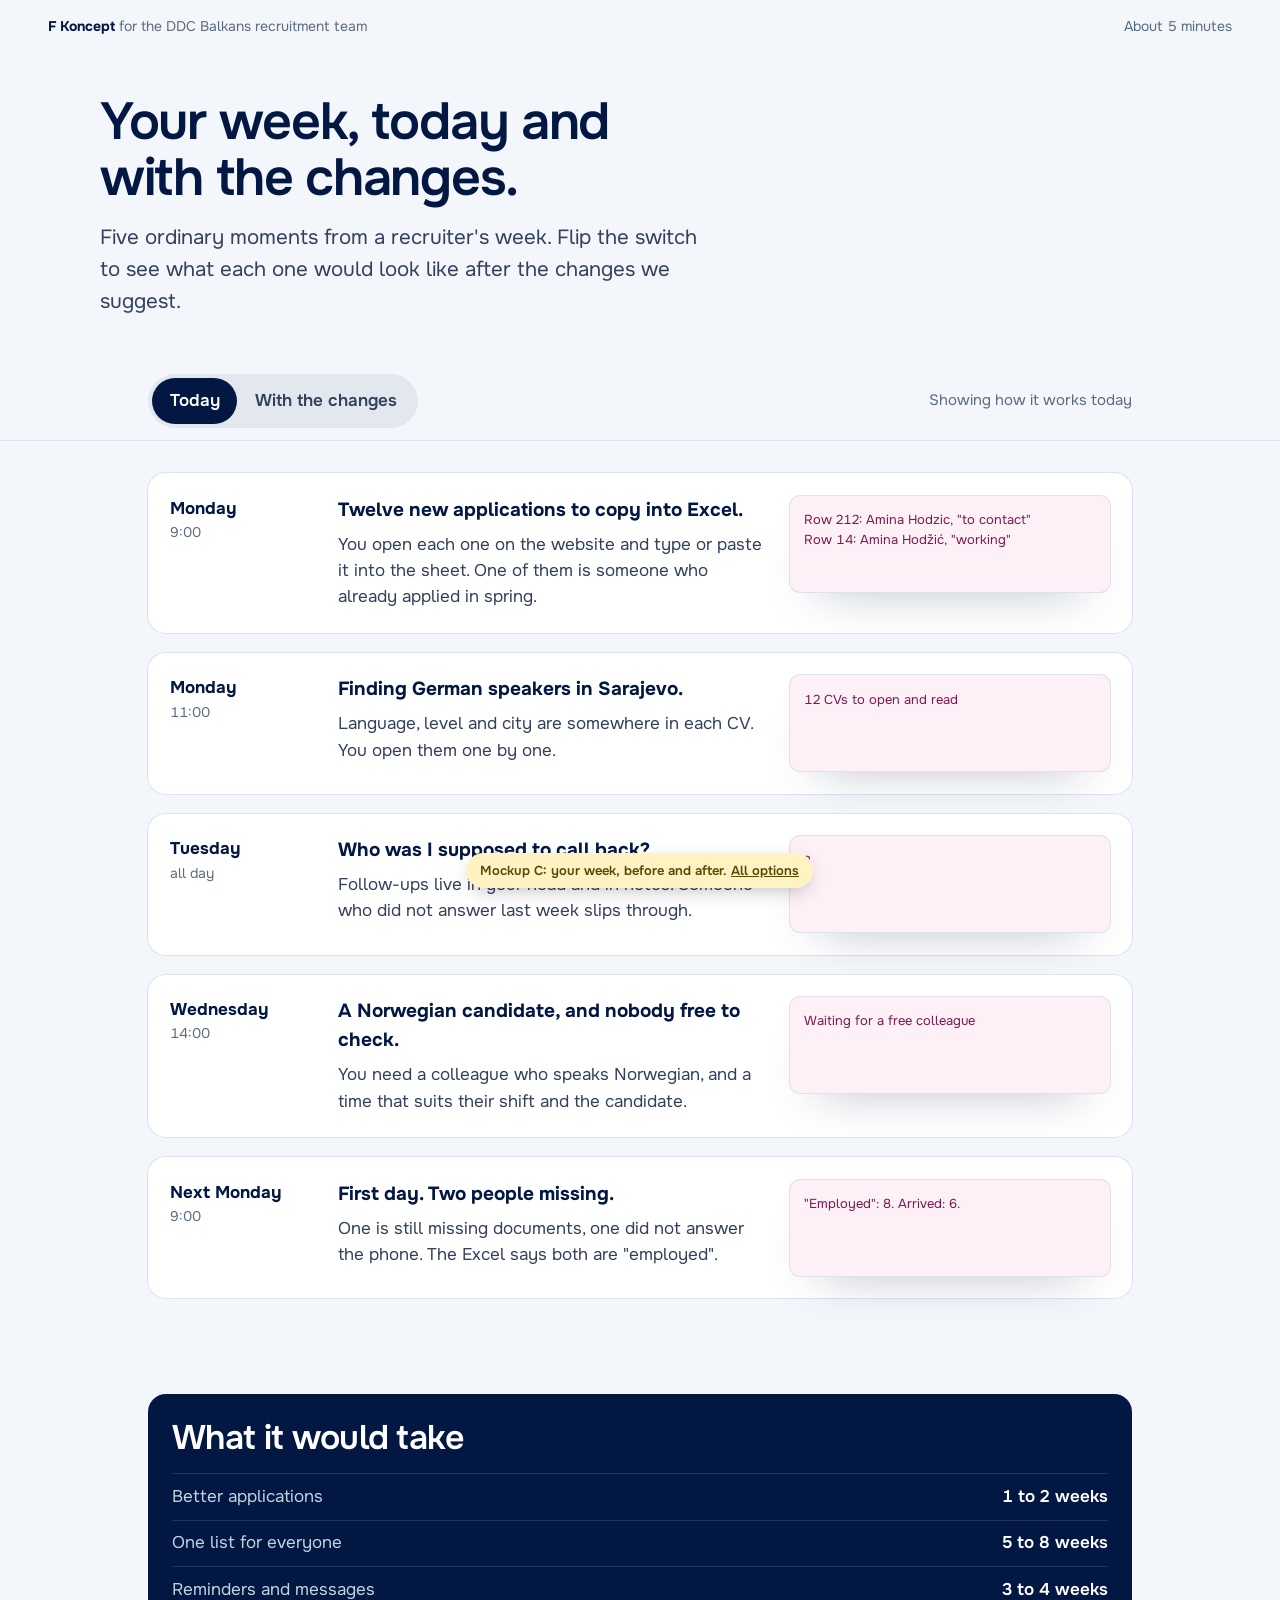
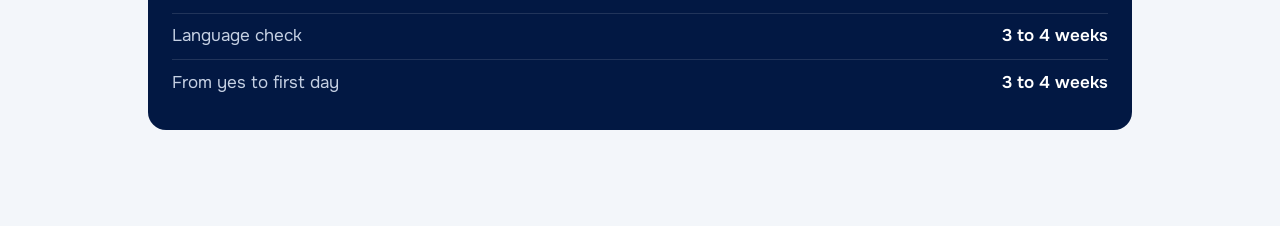
<file: design/ux-options/c-week.html>
<!doctype html>
<html lang="en-GB">
<head>
<meta charset="utf-8">
<meta name="viewport" content="width=device-width, initial-scale=1, viewport-fit=cover">
<title>Option C: Your week, before and after</title>
<link rel="preconnect" href="https://fonts.googleapis.com">
<link rel="preconnect" href="https://fonts.gstatic.com" crossorigin>
<link href="https://fonts.googleapis.com/css2?family=Onest:wght@400;500;600;700&display=swap" rel="stylesheet">
<link rel="stylesheet" href="mockups.css">
<style>
  .intro { padding: 2.5rem 0 1.5rem; }
  .switch {
    position: sticky; top: 0; z-index: 20; background: rgba(243,246,250,.95); backdrop-filter: blur(8px);
    padding: .8rem 0; border-bottom: 1px solid var(--line);
  }
  .switch .wrap { display: flex; align-items: center; justify-content: space-between; gap: 1rem; flex-wrap: wrap; }
  .seg { display: inline-flex; background: #e3e8ef; border-radius: 999px; padding: 4px; }
  .seg button { font: inherit; font-weight: 600; border: 0; background: none; padding: .6rem 1.1rem; border-radius: 999px; cursor: pointer; color: var(--ink-2); }
  .seg button[aria-pressed="true"] { background: var(--navy); color: #fff; }
  .seg button[aria-pressed="true"].after-btn { background: var(--teal); }

  .week { list-style: none; margin: 2rem 0 6rem; padding: 0; display: grid; gap: 1.25rem; }
  .moment { display: grid; grid-template-columns: 9rem minmax(0,1fr) minmax(0, 20rem); gap: 1.5rem; align-items: start; background: #fff; border-radius: var(--radius-l); padding: 1.4rem; box-shadow: 0 0 0 1px var(--line); }
  .moment time { font-weight: 700; color: var(--navy); }
  .moment time small { display: block; font-weight: 400; color: var(--muted); font-size: .875rem; }
  .moment h3 { margin: 0 0 .4rem; font-size: 1.1875rem; }
  .moment p { margin: 0; color: var(--ink-2); }
  .moment .fixby { margin-top: .75rem; font-size: .875rem; color: var(--muted); }
  .moment .fixby a { color: var(--teal); font-weight: 600; }
  .scene { border-radius: var(--radius-m); padding: .9rem; font-size: .8125rem; min-height: 6rem; }
  .today .scene { background: #fdf0f6; color: #7d1850; }
  .after .scene { background: #dff3ec; color: #0f5c41; }
  [data-when] { display: none; }
  body.today [data-when="today"], body.after [data-when="after"] { display: revert; }
  body.today .fixby { display: none; }
  @media (max-width: 860px) { .moment { grid-template-columns: 1fr; gap: .75rem; } }

  .sum { background: var(--navy); color: #fff; border-radius: var(--radius-l); padding: 1.5rem; margin-bottom: 6rem; }
  .sum table { width: 100%; border-collapse: collapse; margin-top: 1rem; }
  .sum td { padding: .6rem 0; border-top: 1px solid rgba(255,255,255,.12); color: var(--on-navy-2); }
  .sum td:last-child { text-align: right; color: #fff; font-weight: 600; }
</style>
</head>
<body class="mock today" id="body">

<div class="topline"><span><b>F Koncept</b> for the DDC Balkans recruitment team</span><span>About 5 minutes</span></div>

<div class="wrap intro">
  <div class="read">
    <h1 class="big">Your week, today and with the changes.</h1>
    <p class="lead">Five ordinary moments from a recruiter's week. Flip the switch to see what each one would look like after the changes we suggest.</p>
  </div>
</div>

<div class="switch">
  <div class="wrap">
    <div class="seg" role="group" aria-label="Show">
      <button type="button" aria-pressed="true" data-set="today">Today</button>
      <button type="button" aria-pressed="false" data-set="after" class="after-btn">With the changes</button>
    </div>
    <span class="muted small" data-when="today">Showing how it works today</span>
    <span class="muted small" data-when="after">Showing how it would work</span>
  </div>
</div>

<main class="wrap">
  <ol class="week">
    <li class="moment">
      <time>Monday<small>9:00</small></time>
      <div>
        <h3 data-when="today">Twelve new applications to copy into Excel.</h3>
        <h3 data-when="after">Twelve new applications, already in the list.</h3>
        <p data-when="today">You open each one on the website and type or paste it into the sheet. One of them is someone who already applied in spring.</p>
        <p data-when="after">They arrived on their own overnight. The person who applied in spring is attached to their existing record, not added twice.</p>
        <p class="fixby" data-when="after">Change: <a href="#">One list for everyone</a>, bigger job, 5 to 8 weeks</p>
      </div>
      <div class="scene"><span data-when="today">Row 212: Amina Hodzic, "to contact"<br>Row 14: Amina Hodžić, "working"</span><span data-when="after">Amina Hodžić: applied again. Works here since March. Not in your call list.</span></div>
    </li>
    <li class="moment">
      <time>Monday<small>11:00</small></time>
      <div>
        <h3 data-when="today">Finding German speakers in Sarajevo.</h3>
        <h3 data-when="after">Filtering for German speakers in Sarajevo.</h3>
        <p data-when="today">Language, level and city are somewhere in each CV. You open them one by one.</p>
        <p data-when="after">The form already asked for them. One filter shows everyone with German B2 or better who prefers Sarajevo.</p>
        <p class="fixby" data-when="after">Change: <a href="#">Better applications</a>, small job, 1 to 2 weeks</p>
      </div>
      <div class="scene"><span data-when="today">12 CVs to open and read</span><span data-when="after">German, B2 or better, Sarajevo: 5 people</span></div>
    </li>
    <li class="moment">
      <time>Tuesday<small>all day</small></time>
      <div>
        <h3 data-when="today">Who was I supposed to call back?</h3>
        <h3 data-when="after">A short list of who to call today.</h3>
        <p data-when="today">Follow-ups live in your head and in notes. Someone who did not answer last week slips through.</p>
        <p data-when="after">The list reminds you: no answer for 7 days, an interview tomorrow, an offer with no reply. Messages are ready to send.</p>
        <p class="fixby" data-when="after">Change: <a href="#">Reminders and messages</a>, medium job, 3 to 4 weeks</p>
      </div>
      <div class="scene"><span data-when="today">?</span><span data-when="after">3 to call today. 1 interview tomorrow.</span></div>
    </li>
    <li class="moment">
      <time>Wednesday<small>14:00</small></time>
      <div>
        <h3 data-when="today">A Norwegian candidate, and nobody free to check.</h3>
        <h3 data-when="after">A Norwegian candidate, checked without a call.</h3>
        <p data-when="today">You need a colleague who speaks Norwegian, and a time that suits their shift and the candidate.</p>
        <p data-when="after">The candidate recorded short answers online. A Norwegian-speaking colleague rated them in five minutes between calls.</p>
        <p class="fixby" data-when="after">Change: <a href="#">Language check</a>, medium job, 3 to 4 weeks. If you already have a test, we build around it.</p>
      </div>
      <div class="scene"><span data-when="today">Waiting for a free colleague</span><span data-when="after">Norwegian: speaking B2, writing B2</span></div>
    </li>
    <li class="moment">
      <time>Next Monday<small>9:00</small></time>
      <div>
        <h3 data-when="today">First day. Two people missing.</h3>
        <h3 data-when="after">First day. You knew on Friday.</h3>
        <p data-when="today">One is still missing documents, one did not answer the phone. The Excel says both are "employed".</p>
        <p data-when="after">Their page showed who confirmed and who was missing documents, and you called them on Friday. On arrival they became "Working".</p>
        <p class="fixby" data-when="after">Change: <a href="#">From yes to first day</a>, medium job, 3 to 4 weeks</p>
      </div>
      <div class="scene"><span data-when="today">"Employed": 8. Arrived: 6.</span><span data-when="after">Ready: 8 of 8. Working: 8.</span></div>
    </li>
  </ol>

  <section class="sum">
    <h2 class="mid" style="color:#fff">What it would take</h2>
    <table>
      <tr><td>Better applications</td><td>1 to 2 weeks</td></tr>
      <tr><td>One list for everyone</td><td>5 to 8 weeks</td></tr>
      <tr><td>Reminders and messages</td><td>3 to 4 weeks</td></tr>
      <tr><td>Language check</td><td>3 to 4 weeks</td></tr>
      <tr><td>From yes to first day</td><td>3 to 4 weeks</td></tr>
    </table>
  </section>
</main>

<div class="mock-banner">Mockup C: your week, before and after. <a href="index.html">All options</a></div>

<script>
document.querySelectorAll('[data-set]').forEach((b) => b.addEventListener('click', () => {
  document.body.className = 'mock ' + b.dataset.set;
  document.querySelectorAll('[data-set]').forEach((x) => x.setAttribute('aria-pressed', String(x === b)));
}));
</script>
</body>
</html>
</file>
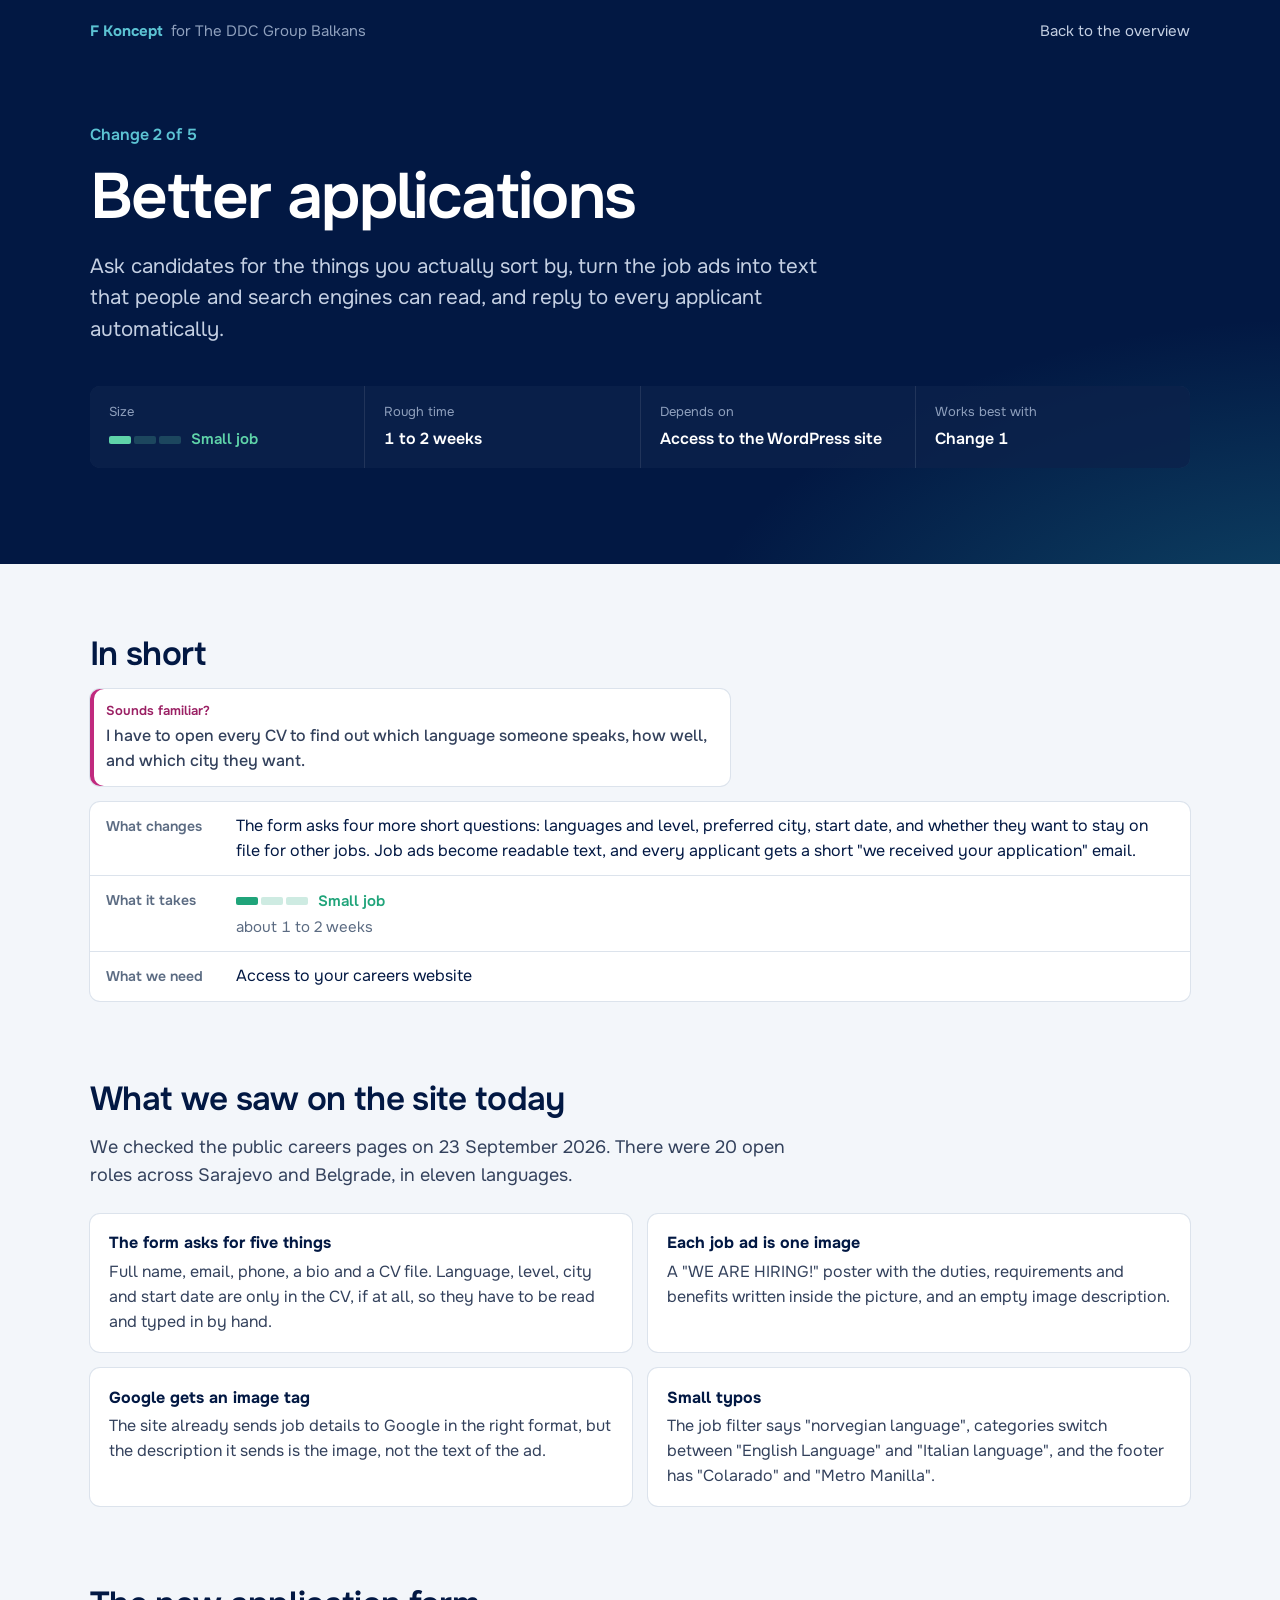
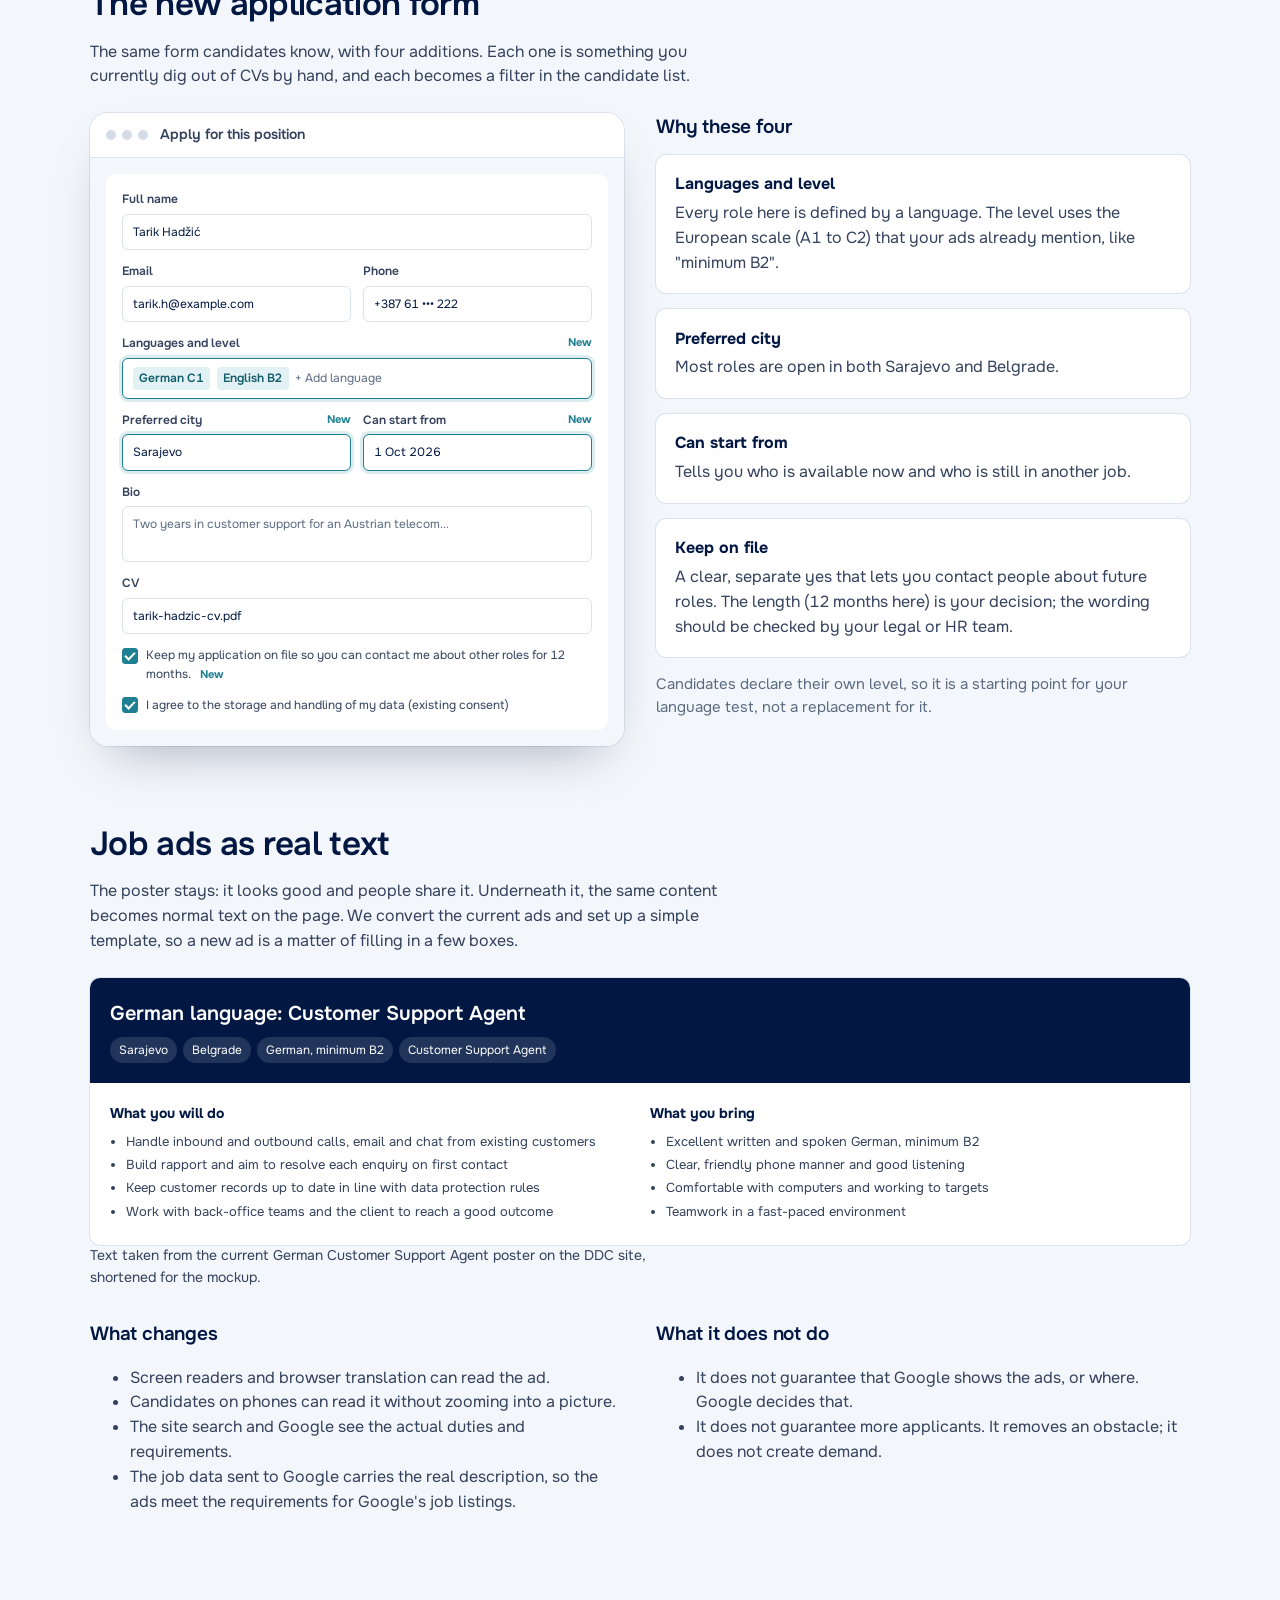
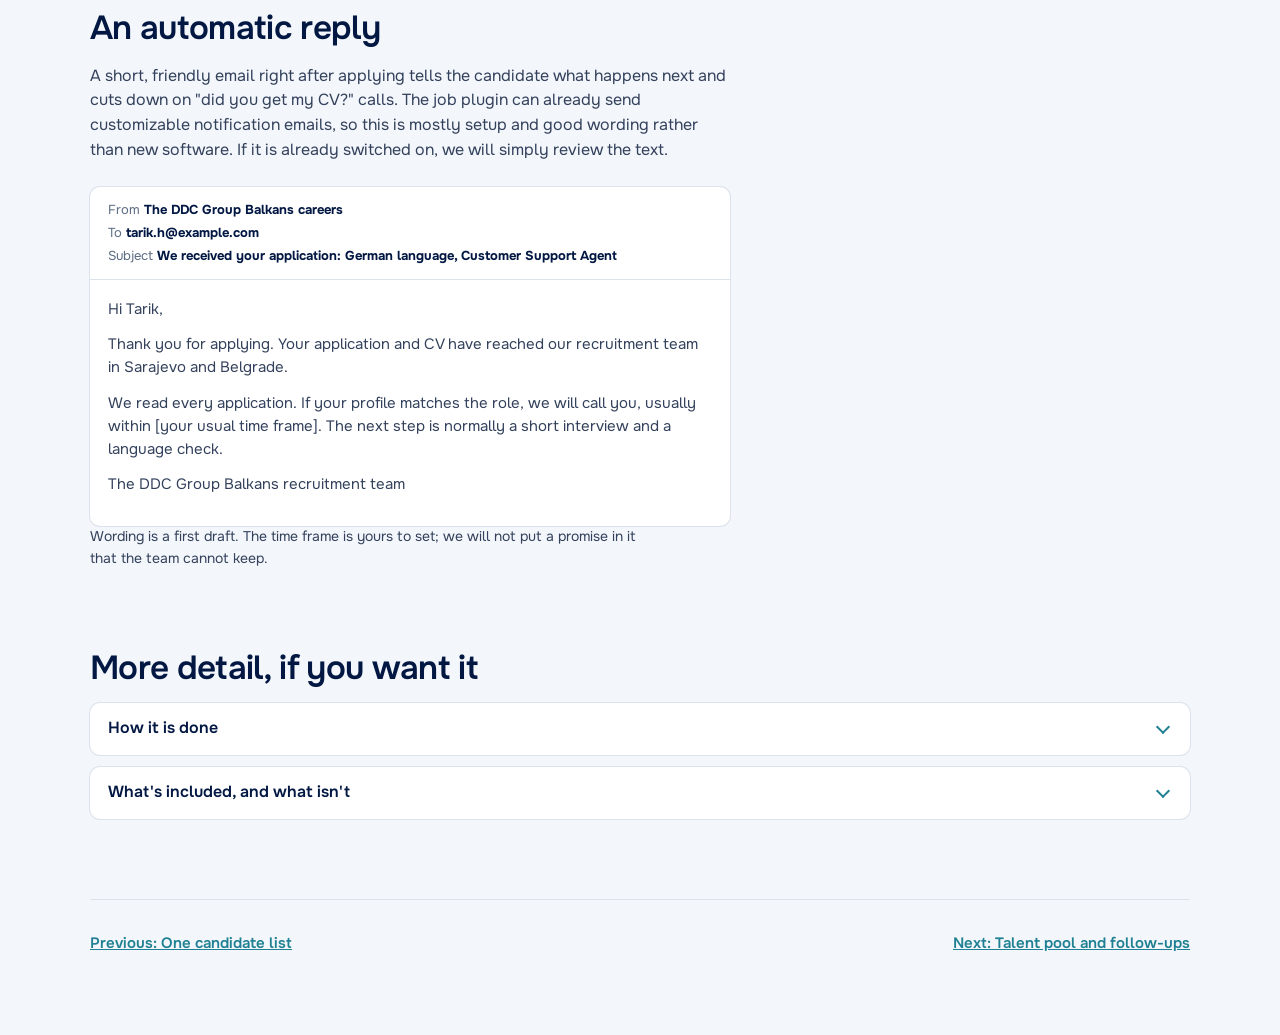
<file: site/ideas/better-applications.html>
<!doctype html>
<html lang="en-GB">
<head>
<meta charset="utf-8">
<meta name="viewport" content="width=device-width, initial-scale=1, viewport-fit=cover">
<title>Better Applications | Change 2 of 5 for The DDC Group Balkans</title>
<meta name="robots" content="noindex, nofollow">
<meta name="theme-color" content="#021843">
<link rel="preconnect" href="https://fonts.googleapis.com">
<link rel="preconnect" href="https://fonts.gstatic.com" crossorigin>
<link href="https://fonts.googleapis.com/css2?family=Onest:wght@400;500;600;700;800&display=swap" rel="stylesheet">
<link rel="stylesheet" href="../assets/styles.css">
<link rel="icon" href="data:image/svg+xml,%3Csvg xmlns='http://www.w3.org/2000/svg' viewBox='0 0 32 32'%3E%3Crect width='32' height='32' rx='8' fill='%23021843'/%3E%3Ccircle cx='16' cy='16' r='7' fill='none' stroke='%231F8093' stroke-width='3'/%3E%3C/svg%3E">
</head>
<body class="doc-page">

<header class="doc-hero on-navy">
  <div class="inner">
    <div class="top">
      <a class="wordmark" href="../index.html"><b>F Koncept</b><span>for The DDC Group Balkans</span></a>
      <a href="../index.html#change-2">Back to the overview</a>
    </div>
    <p class="kicker">Change 2 of 5</p>
    <h1>Better applications</h1>
    <p class="lede">Ask candidates for the things you actually sort by, turn the job ads into text that people and search engines can read, and reply to every applicant automatically.</p>
    <dl class="summary">
      <div><dt>Size</dt><dd><span class="meter" data-level="1"><span class="bars"><i></i><i></i><i></i></span>Small job</span></dd></div>
      <div><dt>Rough time</dt><dd>1 to 2 weeks</dd></div>
      <div><dt>Depends on</dt><dd>Access to the WordPress site</dd></div>
      <div><dt>Works best with</dt><dd>Change 1</dd></div>
    </dl>
  </div>
</header>

<main class="doc">

  <section>
    <h2>In short</h2>
    <p class="said">I have to open every CV to find out which language someone speaks, how well, and which city they want.</p>
    <dl class="pce">
      <div><dt>What changes</dt><dd>The form asks four more short questions: languages and level, preferred city, start date, and whether they want to stay on file for other jobs. Job ads become readable text, and every applicant gets a short "we received your application" email.</dd></div>
      <div><dt>What it takes</dt><dd><span class="meter" data-level="1"><span class="bars"><i></i><i></i><i></i></span>Small job</span> <span class="muted">about 1 to 2 weeks</span></dd></div>
      <div><dt>What we need</dt><dd>Access to your careers website</dd></div>
    </dl>
  </section>

  <section>
    <h2>What we saw on the site today</h2>
    <p class="lead-p">We checked the public careers pages on 23 September 2026. There were 20 open roles across Sarajevo and Belgrade, in eleven languages.</p>
    <ul class="gets">
      <li><b>The form asks for five things</b>Full name, email, phone, a bio and a CV file. Language, level, city and start date are only in the CV, if at all, so they have to be read and typed in by hand.</li>
      <li><b>Each job ad is one image</b>A "WE ARE HIRING!" poster with the duties, requirements and benefits written inside the picture, and an empty image description.</li>
      <li><b>Google gets an image tag</b>The site already sends job details to Google in the right format, but the description it sends is the image, not the text of the ad.</li>
      <li><b>Small typos</b>The job filter says "norvegian language", categories switch between "English Language" and "Italian language", and the footer has "Colarado" and "Metro Manilla".</li>
    </ul>
  </section>

  <section>
    <h2>The new application form</h2>
    <p>The same form candidates know, with four additions. Each one is something you currently dig out of CVs by hand, and each becomes a filter in the candidate list.</p>
    <div class="two-col" style="margin-top:1.5rem;align-items:start">
      <div class="window">
        <div class="window-bar"><span class="dots"><i></i><i></i><i></i></span><span class="title">Apply for this position</span></div>
        <div class="window-body">
          <div class="form-mock">
            <label>Full name<span class="input">Tarik Hadžić</span></label>
            <div class="grid2">
              <label>Email<span class="input">tarik.h@example.com</span></label>
              <label>Phone<span class="input">+387 61 ••• 222</span></label>
            </div>
            <label class="new-field">Languages and level <span class="newtag">New</span><span class="input"><span class="tag">German C1</span><span class="tag">English B2</span><span style="color:#5b6b82">+ Add language</span></span></label>
            <div class="grid2">
              <label class="new-field">Preferred city <span class="newtag">New</span><span class="input">Sarajevo</span></label>
              <label class="new-field">Can start from <span class="newtag">New</span><span class="input num">1 Oct 2026</span></label>
            </div>
            <label>Bio<span class="input" style="min-height:3.5rem;align-items:flex-start;color:#5b6b82">Two years in customer support for an Austrian telecom...</span></label>
            <label>CV<span class="input">tarik-hadzic-cv.pdf</span></label>
            <label class="check new-field"><span class="box"></span><span>Keep my application on file so you can contact me about other roles for 12 months. <span class="newtag">New</span></span></label>
            <label class="check"><span class="box"></span><span>I agree to the storage and handling of my data (existing consent)</span></label>
          </div>
        </div>
      </div>
      <div>
        <h3>Why these four</h3>
        <ul class="gets" style="grid-template-columns:1fr;margin-top:.75rem">
          <li><b>Languages and level</b>Every role here is defined by a language. The level uses the European scale (A1 to C2) that your ads already mention, like "minimum B2".</li>
          <li><b>Preferred city</b>Most roles are open in both Sarajevo and Belgrade.</li>
          <li><b>Can start from</b>Tells you who is available now and who is still in another job.</li>
          <li><b>Keep on file</b>A clear, separate yes that lets you contact people about future roles. The length (12 months here) is your decision; the wording should be checked by your legal or HR team.</li>
        </ul>
        <p class="note" style="margin-top:1rem">Candidates declare their own level, so it is a starting point for your language test, not a replacement for it.</p>
      </div>
    </div>
  </section>

  <section>
    <h2>Job ads as real text</h2>
    <p>The poster stays: it looks good and people share it. Underneath it, the same content becomes normal text on the page. We convert the current ads and set up a simple template, so a new ad is a matter of filling in a few boxes.</p>
    <div class="jobpage" style="margin-top:1.5rem">
      <div class="jp-head">
        <h4>German language: Customer Support Agent</h4>
        <div class="meta"><span>Sarajevo</span><span>Belgrade</span><span>German, minimum B2</span><span>Customer Support Agent</span></div>
      </div>
      <div class="jp-body">
        <div>
          <h5>What you will do</h5>
          <ul>
            <li>Handle inbound and outbound calls, email and chat from existing customers</li>
            <li>Build rapport and aim to resolve each enquiry on first contact</li>
            <li>Keep customer records up to date in line with data protection rules</li>
            <li>Work with back-office teams and the client to reach a good outcome</li>
          </ul>
        </div>
        <div>
          <h5>What you bring</h5>
          <ul>
            <li>Excellent written and spoken German, minimum B2</li>
            <li>Clear, friendly phone manner and good listening</li>
            <li>Comfortable with computers and working to targets</li>
            <li>Teamwork in a fast-paced environment</li>
          </ul>
        </div>
      </div>
    </div>
    <p class="caption">Text taken from the current German Customer Support Agent poster on the DDC site, shortened for the mockup.</p>
    <div class="two-col" style="margin-top:2rem">
      <div>
        <h3>What changes</h3>
        <ul>
          <li>Screen readers and browser translation can read the ad.</li>
          <li>Candidates on phones can read it without zooming into a picture.</li>
          <li>The site search and Google see the actual duties and requirements.</li>
          <li>The job data sent to Google carries the real description, so the ads meet the requirements for Google's job listings.</li>
        </ul>
      </div>
      <div>
        <h3>What it does not do</h3>
        <ul>
          <li>It does not guarantee that Google shows the ads, or where. Google decides that.</li>
          <li>It does not guarantee more applicants. It removes an obstacle; it does not create demand.</li>
        </ul>
      </div>
    </div>
  </section>

  <section>
    <h2>An automatic reply</h2>
    <p>A short, friendly email right after applying tells the candidate what happens next and cuts down on "did you get my CV?" calls. The job plugin can already send customizable notification emails, so this is mostly setup and good wording rather than new software. If it is already switched on, we will simply review the text.</p>
    <div class="email" style="margin-top:1.5rem;max-width:40rem">
      <div class="hdr"><span>From <b>The DDC Group Balkans careers</b></span><span>To <b>tarik.h@example.com</b></span><span>Subject <b>We received your application: German language, Customer Support Agent</b></span></div>
      <div class="bdy">
        <p>Hi Tarik,</p>
        <p>Thank you for applying. Your application and CV have reached our recruitment team in Sarajevo and Belgrade.</p>
        <p>We read every application. If your profile matches the role, we will call you, usually within [your usual time frame]. The next step is normally a short interview and a language check.</p>
        <p>The DDC Group Balkans recruitment team</p>
      </div>
    </div>
    <p class="caption">Wording is a first draft. The time frame is yours to set; we will not put a promise in it that the team cannot keep.</p>
  </section>

  <section>
    <h2>More detail, if you want it</h2>
    <details class="more"><summary>How it is done</summary><div class="inner">
    <p>Everything happens inside the existing WordPress site and the WP Job Openings plugin. Nothing about the site's design changes.</p>
    <ol class="steps">
      <li><div><b>Check the plugin version.</b> WP Job Openings (now called HireZoot) already has an automatic reply to applicants in its free version, and lets us add form fields with a small add-on. The paid Pro pack adds a form builder we can use instead. Either way the result is the same, and no paid licence is required.</div></li>
      <li><div><b>Add the form fields and the automatic email,</b> test them on a copy of the site, then switch them on.</div></li>
      <li><div><b>Convert the current ads to text,</b> keeping each poster as the image, and set up the template for new ads.</div></li>
      <li><div><b>Tidy up</b> the typos, category names and image descriptions.</div></li>
    </ol>
    </div></details>
    <details class="more"><summary>What's included, and what isn't</summary><div class="inner">
    <div class="two-col">
    <div class="box-list" style="--c: var(--green)">
      <h3>Included</h3>
      <ul>
        <li>Four new form fields, and setting up the automatic email</li>
        <li>Text versions of the currently open ads, and a template for new ones</li>
        <li>Correct job data for Google</li>
        <li>Typo and category clean-up</li>
      </ul>
    </div>
    <div class="box-list" style="--c: var(--raspberry)">
      <h3>Needs from you</h3>
      <ul>
        <li>Admin access to WordPress, or a contact at whoever manages it</li>
        <li>Approval of the new questions and the email wording</li>
        <li>Consent wording checked by your legal or HR team</li>
        <li>Nothing to buy: the free version of the plugin is enough</li>
      </ul>
    </div>
    </div>
    </div></details>
  </section>

  <footer class="doc-foot">
    <span><a href="one-candidate-list.html">Previous: One candidate list</a></span>
    <span><a href="talent-pool.html">Next: Talent pool and follow-ups</a></span>
  </footer>
</main>
</body>
</html>
</file>
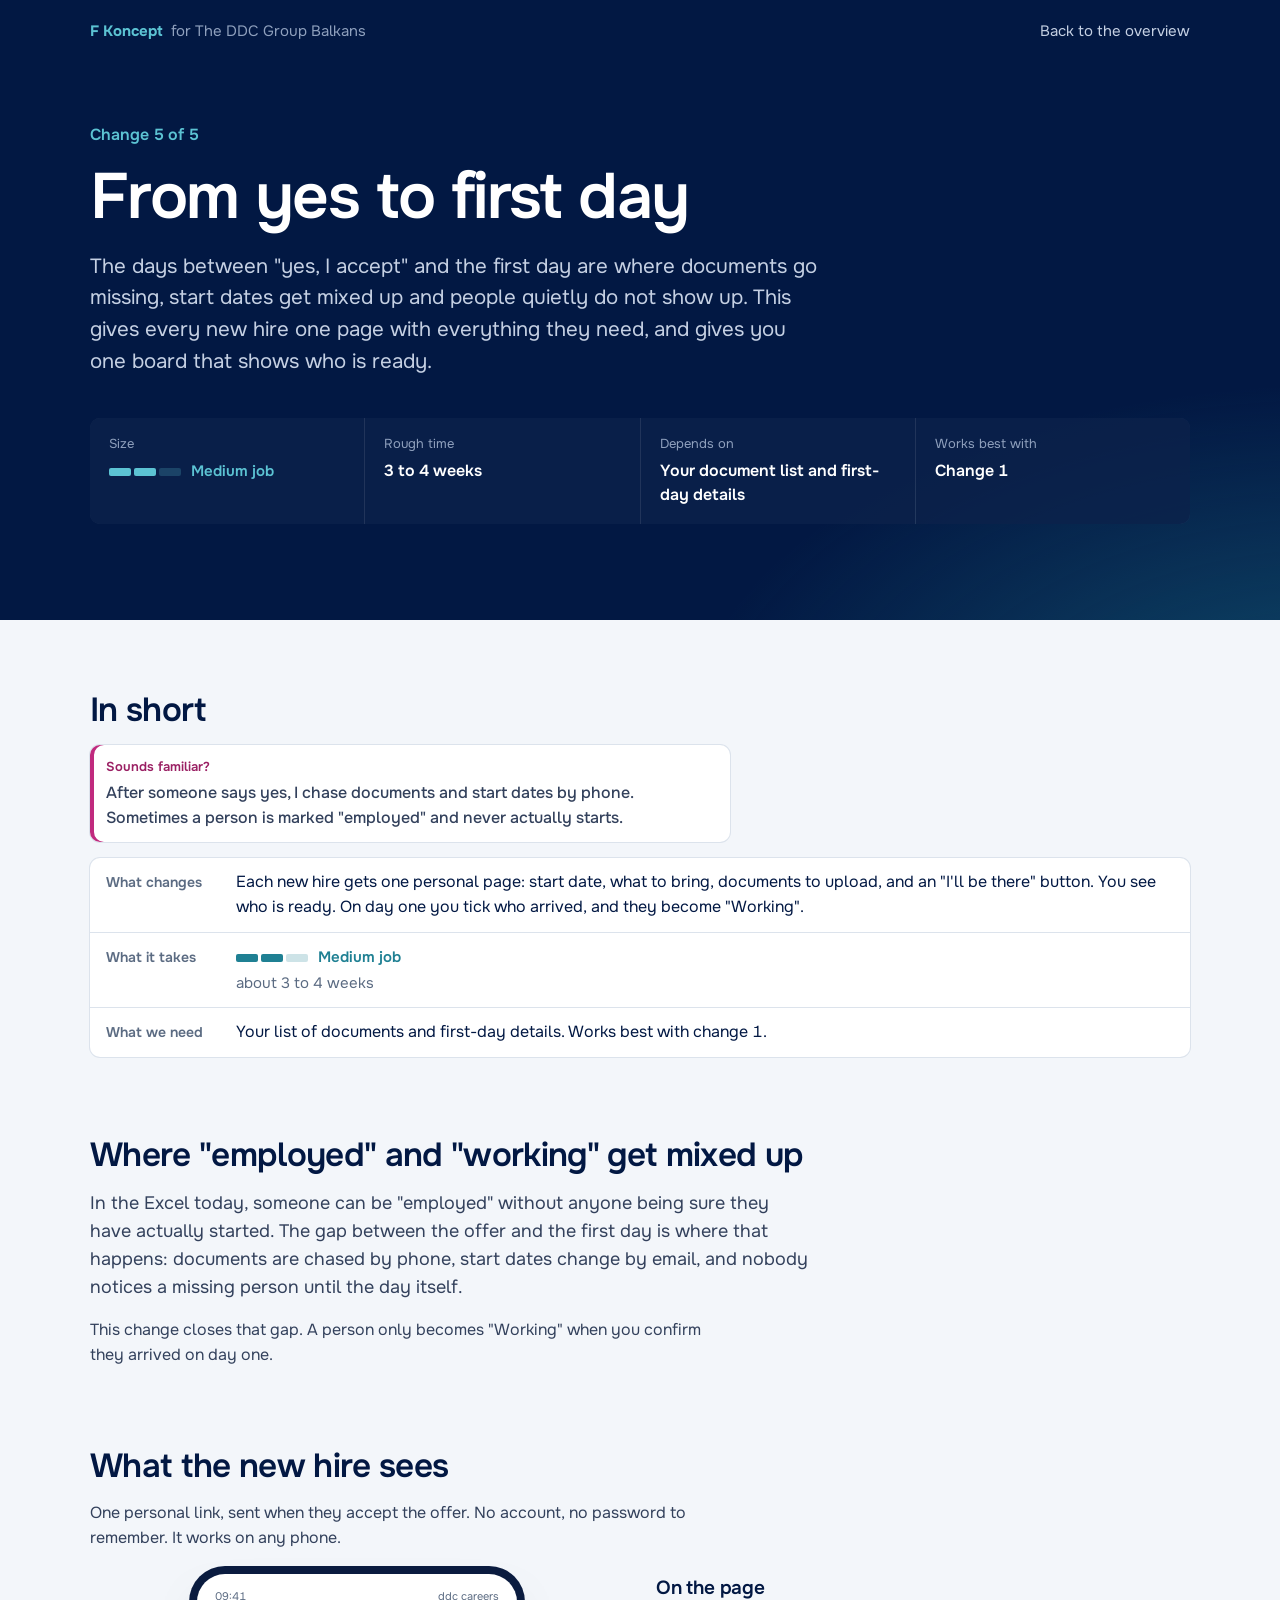
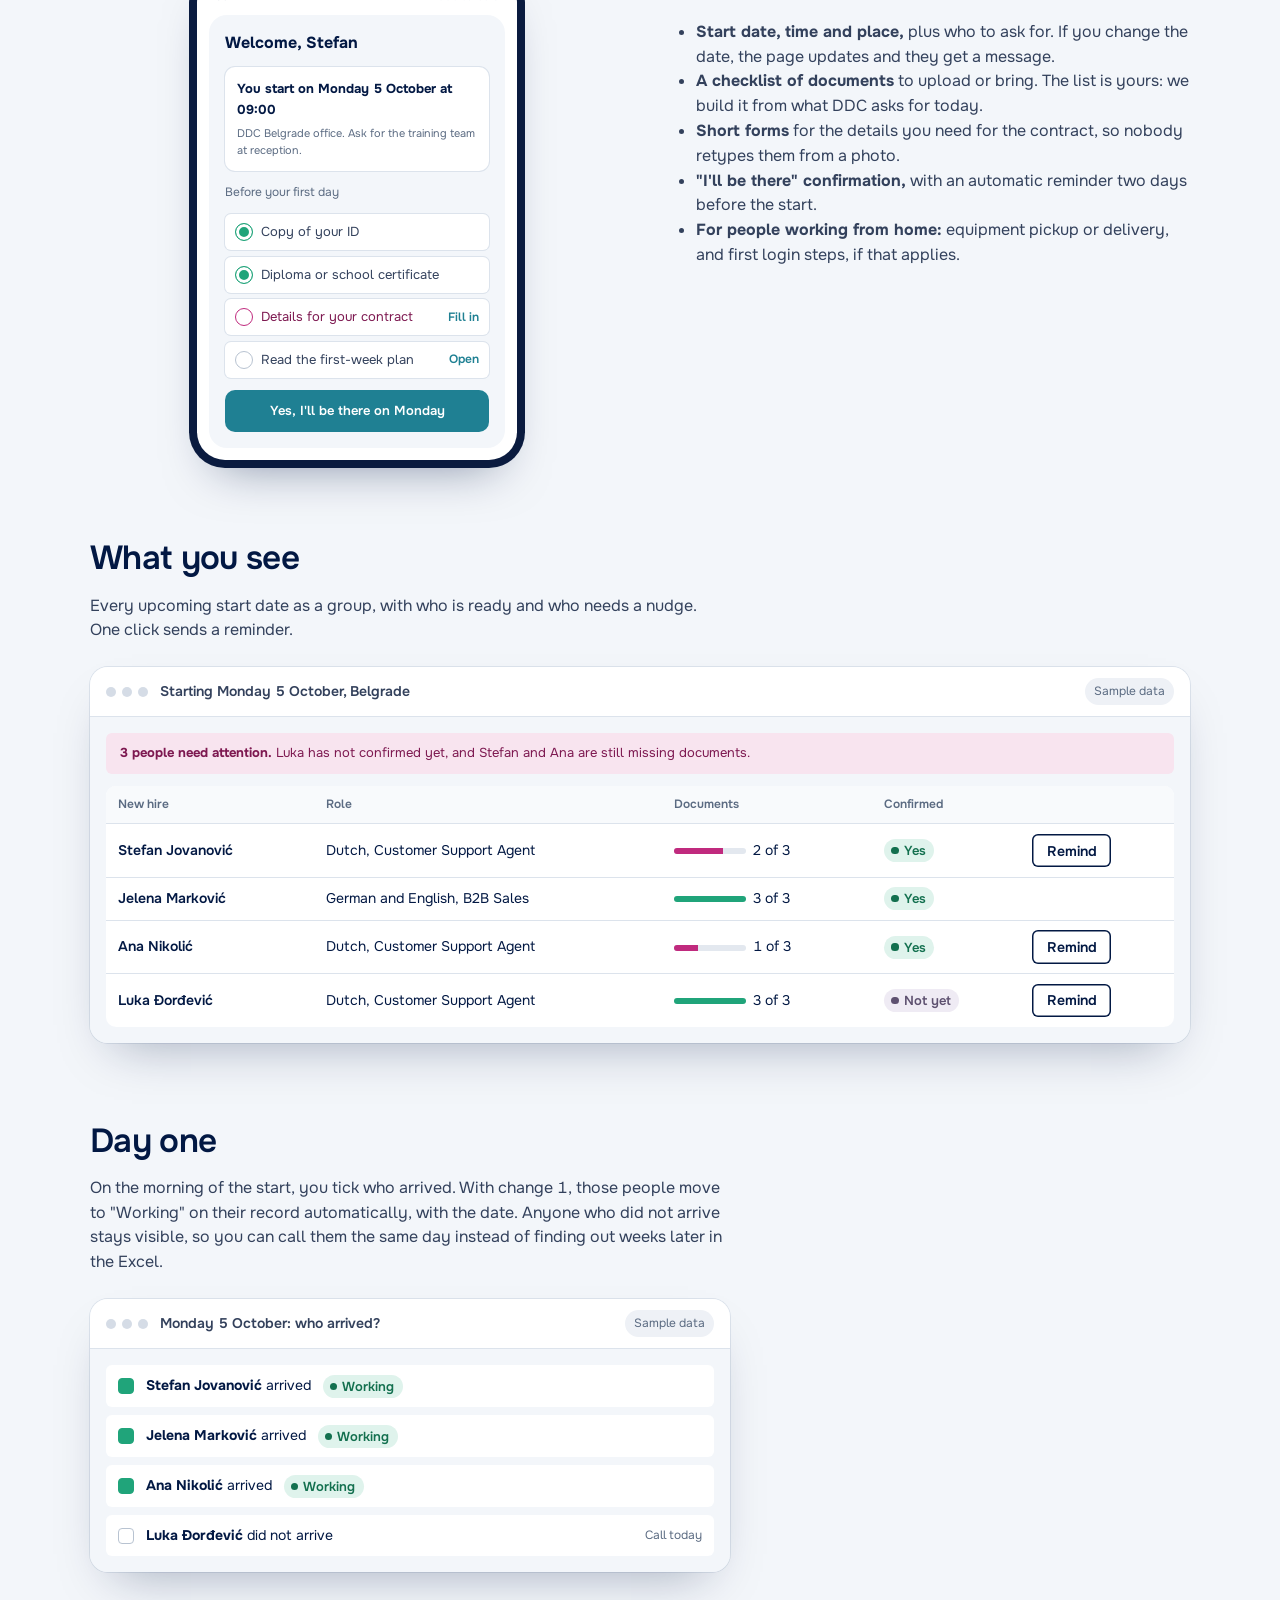
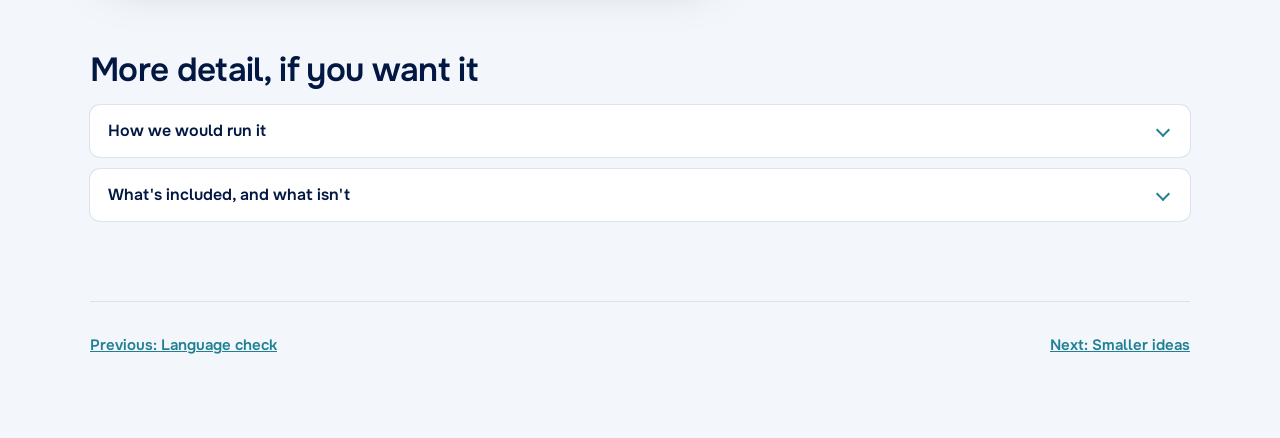
<file: site/ideas/first-day.html>
<!doctype html>
<html lang="en-GB">
<head>
<meta charset="utf-8">
<meta name="viewport" content="width=device-width, initial-scale=1, viewport-fit=cover">
<title>From Yes to First Day | Change 5 of 5 for The DDC Group Balkans</title>
<meta name="robots" content="noindex, nofollow">
<meta name="theme-color" content="#021843">
<link rel="preconnect" href="https://fonts.googleapis.com">
<link rel="preconnect" href="https://fonts.gstatic.com" crossorigin>
<link href="https://fonts.googleapis.com/css2?family=Onest:wght@400;500;600;700;800&display=swap" rel="stylesheet">
<link rel="stylesheet" href="../assets/styles.css">
<link rel="icon" href="data:image/svg+xml,%3Csvg xmlns='http://www.w3.org/2000/svg' viewBox='0 0 32 32'%3E%3Crect width='32' height='32' rx='8' fill='%23021843'/%3E%3Ccircle cx='16' cy='16' r='7' fill='none' stroke='%231F8093' stroke-width='3'/%3E%3C/svg%3E">
</head>
<body class="doc-page">

<header class="doc-hero on-navy">
  <div class="inner">
    <div class="top">
      <a class="wordmark" href="../index.html"><b>F Koncept</b><span>for The DDC Group Balkans</span></a>
      <a href="../index.html#change-5">Back to the overview</a>
    </div>
    <p class="kicker">Change 5 of 5</p>
    <h1>From yes to first day</h1>
    <p class="lede">The days between "yes, I accept" and the first day are where documents go missing, start dates get mixed up and people quietly do not show up. This gives every new hire one page with everything they need, and gives you one board that shows who is ready.</p>
    <dl class="summary">
      <div><dt>Size</dt><dd><span class="meter" data-level="2"><span class="bars"><i></i><i></i><i></i></span>Medium job</span></dd></div>
      <div><dt>Rough time</dt><dd>3 to 4 weeks</dd></div>
      <div><dt>Depends on</dt><dd>Your document list and first-day details</dd></div>
      <div><dt>Works best with</dt><dd>Change 1</dd></div>
    </dl>
  </div>
</header>

<main class="doc">

  <section>
    <h2>In short</h2>
    <p class="said">After someone says yes, I chase documents and start dates by phone. Sometimes a person is marked "employed" and never actually starts.</p>
    <dl class="pce">
      <div><dt>What changes</dt><dd>Each new hire gets one personal page: start date, what to bring, documents to upload, and an "I'll be there" button. You see who is ready. On day one you tick who arrived, and they become "Working".</dd></div>
      <div><dt>What it takes</dt><dd><span class="meter" data-level="2"><span class="bars"><i></i><i></i><i></i></span>Medium job</span> <span class="muted">about 3 to 4 weeks</span></dd></div>
      <div><dt>What we need</dt><dd>Your list of documents and first-day details. Works best with change 1.</dd></div>
    </dl>
  </section>

  <section>
    <h2>Where "employed" and "working" get mixed up</h2>
    <p class="lead-p">In the Excel today, someone can be "employed" without anyone being sure they have actually started. The gap between the offer and the first day is where that happens: documents are chased by phone, start dates change by email, and nobody notices a missing person until the day itself.</p>
    <p>This change closes that gap. A person only becomes "Working" when you confirm they arrived on day one.</p>
  </section>

  <section>
    <h2>What the new hire sees</h2>
    <p>One personal link, sent when they accept the offer. No account, no password to remember. It works on any phone.</p>
    <div class="two-col" style="margin-top:1.5rem;align-items:start">
      <div class="phone" aria-label="Mockup of a new hire's first-day page on a phone">
        <div class="ph-top"><span>09:41</span><span>ddc careers</span></div>
        <div class="ph-body">
          <h4>Welcome, Stefan</h4>
          <div class="prompt"><b>You start on Monday 5 October at 09:00</b><i>DDC Belgrade office. Ask for the training team at reception.</i></div>
          <span class="step">Before your first day</span>
          <ul class="checklist">
            <li class="done">Copy of your ID</li>
            <li class="done">Diploma or school certificate</li>
            <li class="missing">Details for your contract<span class="act">Fill in</span></li>
            <li>Read the first-week plan<span class="act">Open</span></li>
          </ul>
          <span class="cta-mock">Yes, I'll be there on Monday</span>
        </div>
      </div>
      <div>
        <h3>On the page</h3>
        <ul>
          <li><b>Start date, time and place,</b> plus who to ask for. If you change the date, the page updates and they get a message.</li>
          <li><b>A checklist of documents</b> to upload or bring. The list is yours: we build it from what DDC asks for today.</li>
          <li><b>Short forms</b> for the details you need for the contract, so nobody retypes them from a photo.</li>
          <li><b>"I'll be there" confirmation,</b> with an automatic reminder two days before the start.</li>
          <li><b>For people working from home:</b> equipment pickup or delivery, and first login steps, if that applies.</li>
        </ul>
      </div>
    </div>
  </section>

  <section>
    <h2>What you see</h2>
    <p>Every upcoming start date as a group, with who is ready and who needs a nudge. One click sends a reminder.</p>
    <div class="window" style="margin-top:1.5rem">
      <div class="window-bar"><span class="dots"><i></i><i></i><i></i></span><span class="title">Starting Monday 5 October, Belgrade</span><span class="sample">Sample data</span></div>
      <div class="window-body">
        <div class="alert warn"><span><b>3 people need attention.</b> Luka has not confirmed yet, and Stefan and Ana are still missing documents.</span></div>
        <div class="table-wrap">
          <table class="list">
            <thead><tr><th>New hire</th><th>Role</th><th>Documents</th><th>Confirmed</th><th></th></tr></thead>
            <tbody>
              <tr><td class="who">Stefan Jovanović</td><td>Dutch, Customer Support Agent</td><td><span class="mini-bar part"><i style="width:67%"></i></span>2 of 3</td><td><span class="chip working">Yes</span></td><td><span class="btn small ghost" style="color:var(--ink)">Remind</span></td></tr>
              <tr><td class="who">Jelena Marković</td><td>German and English, B2B Sales</td><td><span class="mini-bar"><i style="width:100%"></i></span>3 of 3</td><td><span class="chip working">Yes</span></td><td></td></tr>
              <tr><td class="who">Ana Nikolić</td><td>Dutch, Customer Support Agent</td><td><span class="mini-bar part"><i style="width:33%"></i></span>1 of 3</td><td><span class="chip working">Yes</span></td><td><span class="btn small ghost" style="color:var(--ink)">Remind</span></td></tr>
              <tr><td class="who">Luka Đorđević</td><td>Dutch, Customer Support Agent</td><td><span class="mini-bar"><i style="width:100%"></i></span>3 of 3</td><td><span class="chip new">Not yet</span></td><td><span class="btn small ghost" style="color:var(--ink)">Remind</span></td></tr>
            </tbody>
          </table>
        </div>
      </div>
    </div>
  </section>

  <section>
    <h2>Day one</h2>
    <p>On the morning of the start, you tick who arrived. With change 1, those people move to "Working" on their record automatically, with the date. Anyone who did not arrive stays visible, so you can call them the same day instead of finding out weeks later in the Excel.</p>
    <div class="window" style="margin-top:1.5rem;max-width:40rem">
      <div class="window-bar"><span class="dots"><i></i><i></i><i></i></span><span class="title">Monday 5 October: who arrived?</span><span class="sample">Sample data</span></div>
      <div class="window-body">
        <div class="tasks">
          <div class="task"><span class="box" style="background:var(--green);border-color:var(--green)"></span><span><b>Stefan Jovanović</b> arrived</span><span class="chip working">Working</span></div>
          <div class="task"><span class="box" style="background:var(--green);border-color:var(--green)"></span><span><b>Jelena Marković</b> arrived</span><span class="chip working">Working</span></div>
          <div class="task"><span class="box" style="background:var(--green);border-color:var(--green)"></span><span><b>Ana Nikolić</b> arrived</span><span class="chip working">Working</span></div>
          <div class="task"><span class="box"></span><span><b>Luka Đorđević</b> did not arrive</span><span class="when">Call today</span></div>
        </div>
      </div>
    </div>
  </section>

  <section>
    <h2>More detail, if you want it</h2>
    <details class="more"><summary>How we would run it</summary><div class="inner">
    <ol class="steps">
      <li><div><b>Map what happens today</b> after a yes: which documents, which details, who prepares the contract, how the first day works.</div></li>
      <li><div><b>Agree the checklist and messages</b> with you and whoever handles contracts.</div></li>
      <li><div><b>Build the page and the board,</b> and try them with the next group of starters.</div></li>
      <li><div><b>Connect to the candidate list</b> so the offer and day one update the record on their own.</div></li>
    </ol>
    </div></details>
    <details class="more"><summary>What's included, and what isn't</summary><div class="inner">
    <div class="two-col">
    <div class="box-list" style="--c: var(--green)">
      <h3>Included</h3>
      <ul>
        <li>Personal page for each new hire, and the board for you</li>
        <li>Document uploads and short forms, with the checklist you define</li>
        <li>Automatic reminders and a day-one check-in</li>
        <li>Stricter storage for ID copies, deleted or handed to HR after the start</li>
      </ul>
    </div>
    <div class="box-list" style="--c: var(--raspberry)">
      <h3>Not included, or needs a decision</h3>
      <ul>
        <li>Signing contracts electronically: contracts stay in your current process</li>
        <li>Deciding which documents are legally required: that comes from DDC</li>
        <li>Replacing an HR or payroll system</li>
        <li>If a separate HR colleague handles this stage, they use the board; your statuses still update</li>
      </ul>
    </div>
    </div>
    </div></details>
  </section>

  <footer class="doc-foot">
    <span><a href="language-check.html">Previous: Language check</a></span>
    <span><a href="smaller-ideas.html">Next: Smaller ideas</a></span>
  </footer>
</main>
</body>
</html>
</file>
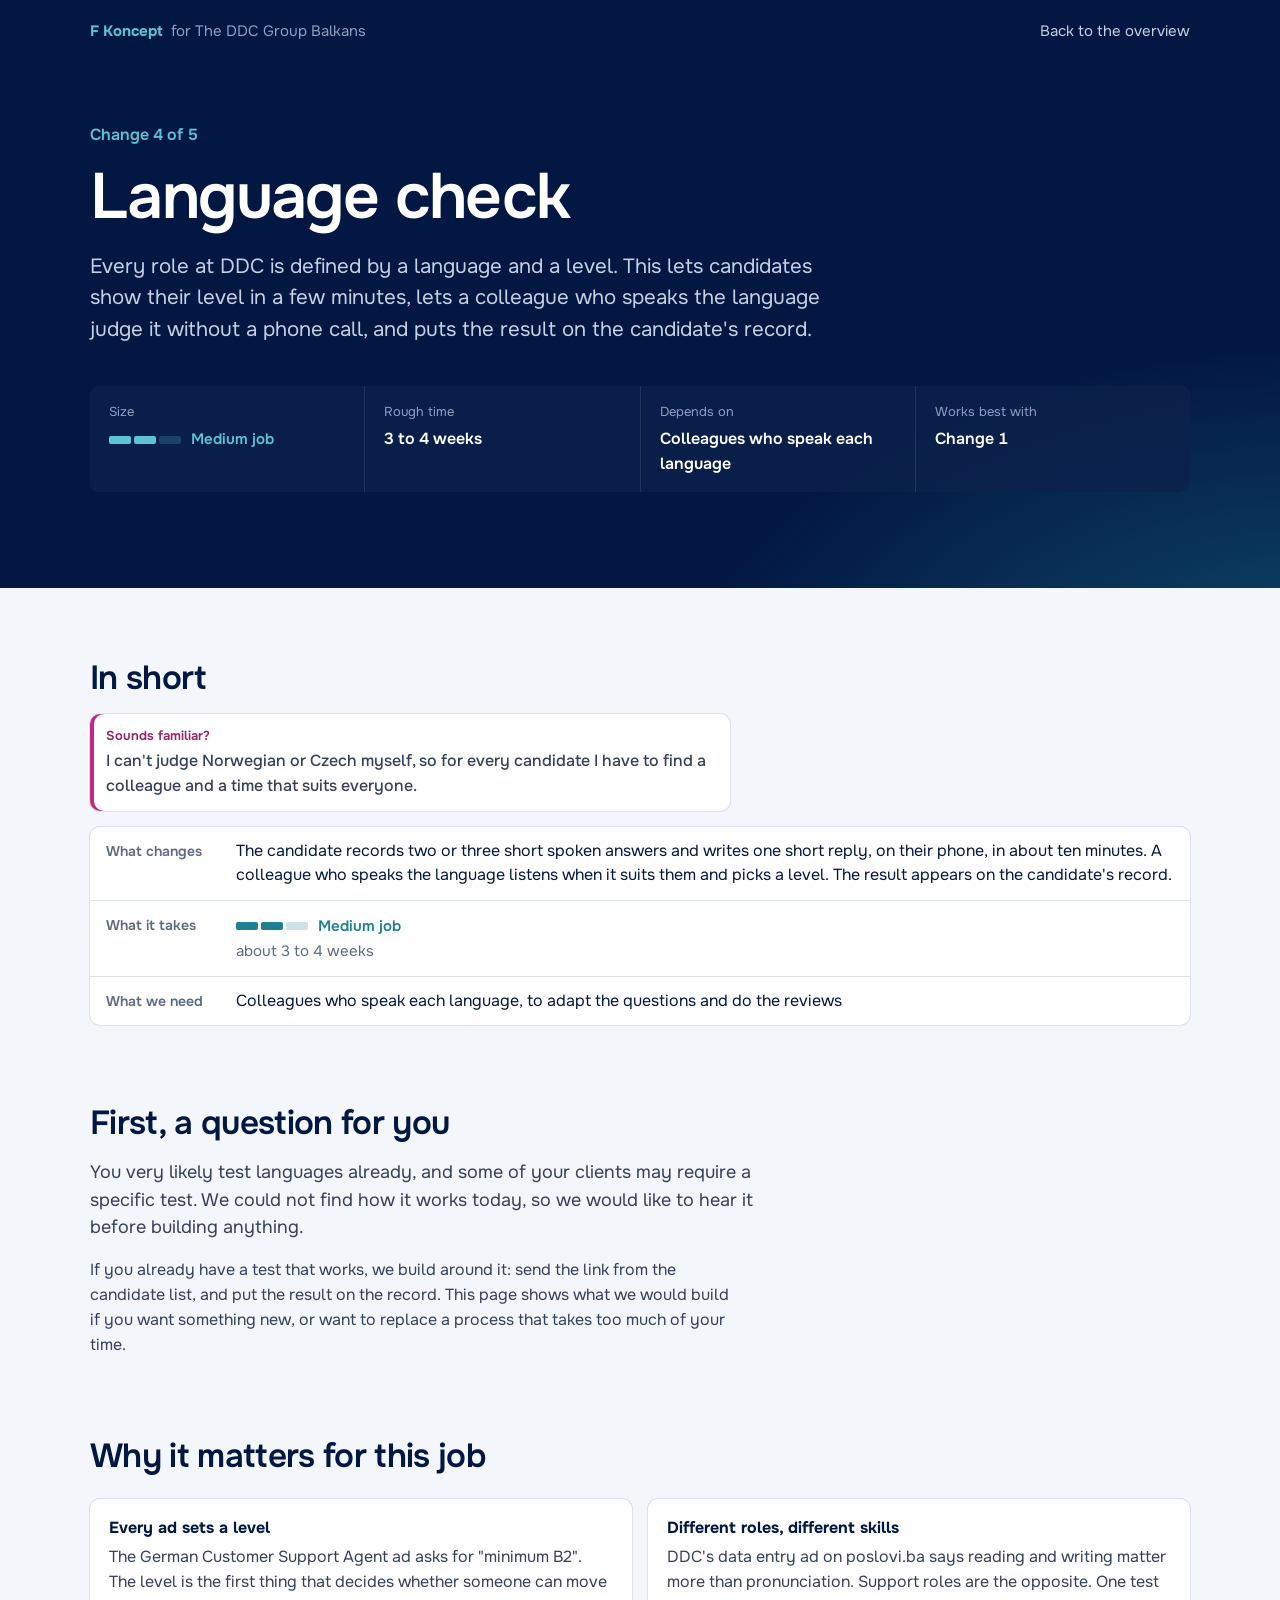
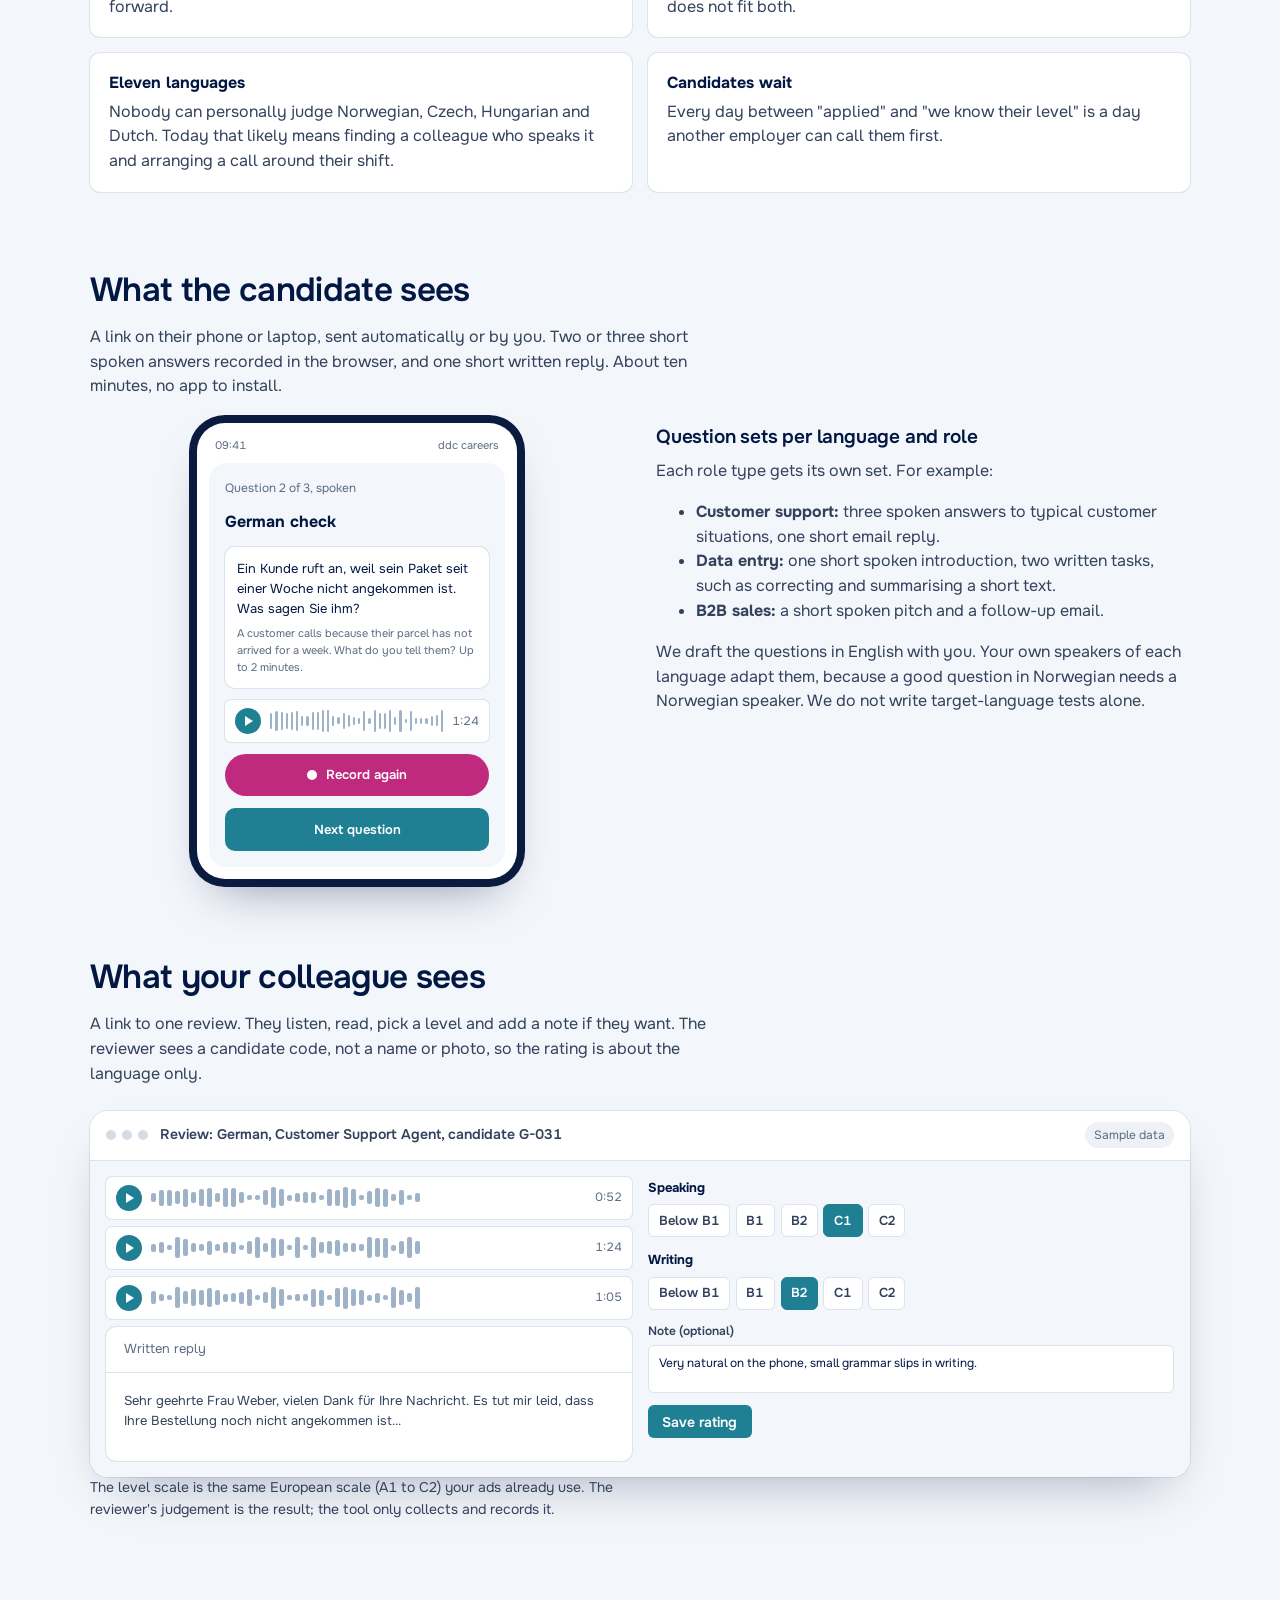
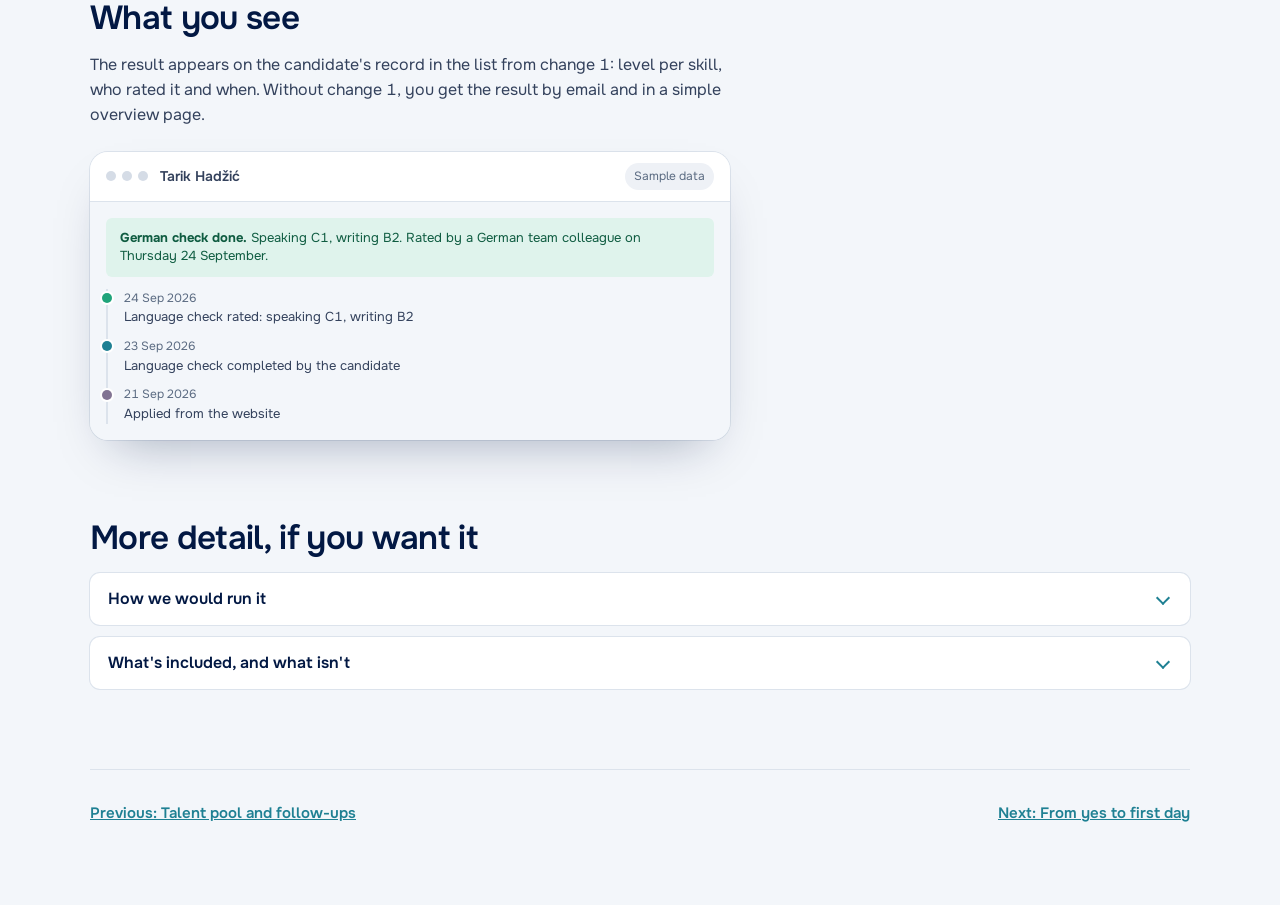
<file: site/ideas/language-check.html>
<!doctype html>
<html lang="en-GB">
<head>
<meta charset="utf-8">
<meta name="viewport" content="width=device-width, initial-scale=1, viewport-fit=cover">
<title>Language Check | Change 4 of 5 for The DDC Group Balkans</title>
<meta name="robots" content="noindex, nofollow">
<meta name="theme-color" content="#021843">
<link rel="preconnect" href="https://fonts.googleapis.com">
<link rel="preconnect" href="https://fonts.gstatic.com" crossorigin>
<link href="https://fonts.googleapis.com/css2?family=Onest:wght@400;500;600;700;800&display=swap" rel="stylesheet">
<link rel="stylesheet" href="../assets/styles.css">
<link rel="icon" href="data:image/svg+xml,%3Csvg xmlns='http://www.w3.org/2000/svg' viewBox='0 0 32 32'%3E%3Crect width='32' height='32' rx='8' fill='%23021843'/%3E%3Ccircle cx='16' cy='16' r='7' fill='none' stroke='%231F8093' stroke-width='3'/%3E%3C/svg%3E">
</head>
<body class="doc-page">

<header class="doc-hero on-navy">
  <div class="inner">
    <div class="top">
      <a class="wordmark" href="../index.html"><b>F Koncept</b><span>for The DDC Group Balkans</span></a>
      <a href="../index.html#change-4">Back to the overview</a>
    </div>
    <p class="kicker">Change 4 of 5</p>
    <h1>Language check</h1>
    <p class="lede">Every role at DDC is defined by a language and a level. This lets candidates show their level in a few minutes, lets a colleague who speaks the language judge it without a phone call, and puts the result on the candidate's record.</p>
    <dl class="summary">
      <div><dt>Size</dt><dd><span class="meter" data-level="2"><span class="bars"><i></i><i></i><i></i></span>Medium job</span></dd></div>
      <div><dt>Rough time</dt><dd>3 to 4 weeks</dd></div>
      <div><dt>Depends on</dt><dd>Colleagues who speak each language</dd></div>
      <div><dt>Works best with</dt><dd>Change 1</dd></div>
    </dl>
  </div>
</header>

<main class="doc">

  <section>
    <h2>In short</h2>
    <p class="said">I can't judge Norwegian or Czech myself, so for every candidate I have to find a colleague and a time that suits everyone.</p>
    <dl class="pce">
      <div><dt>What changes</dt><dd>The candidate records two or three short spoken answers and writes one short reply, on their phone, in about ten minutes. A colleague who speaks the language listens when it suits them and picks a level. The result appears on the candidate's record.</dd></div>
      <div><dt>What it takes</dt><dd><span class="meter" data-level="2"><span class="bars"><i></i><i></i><i></i></span>Medium job</span> <span class="muted">about 3 to 4 weeks</span></dd></div>
      <div><dt>What we need</dt><dd>Colleagues who speak each language, to adapt the questions and do the reviews</dd></div>
    </dl>
  </section>

  <section>
    <h2>First, a question for you</h2>
    <p class="lead-p">You very likely test languages already, and some of your clients may require a specific test. We could not find how it works today, so we would like to hear it before building anything.</p>
    <p>If you already have a test that works, we build around it: send the link from the candidate list, and put the result on the record. This page shows what we would build if you want something new, or want to replace a process that takes too much of your time.</p>
  </section>

  <section>
    <h2>Why it matters for this job</h2>
    <ul class="gets">
      <li><b>Every ad sets a level</b>The German Customer Support Agent ad asks for "minimum B2". The level is the first thing that decides whether someone can move forward.</li>
      <li><b>Different roles, different skills</b>DDC's data entry ad on poslovi.ba says reading and writing matter more than pronunciation. Support roles are the opposite. One test does not fit both.</li>
      <li><b>Eleven languages</b>Nobody can personally judge Norwegian, Czech, Hungarian and Dutch. Today that likely means finding a colleague who speaks it and arranging a call around their shift.</li>
      <li><b>Candidates wait</b>Every day between "applied" and "we know their level" is a day another employer can call them first.</li>
    </ul>
  </section>

  <section>
    <h2>What the candidate sees</h2>
    <p>A link on their phone or laptop, sent automatically or by you. Two or three short spoken answers recorded in the browser, and one short written reply. About ten minutes, no app to install.</p>
    <div class="two-col" style="margin-top:1.5rem;align-items:start">
      <div class="phone" aria-label="Mockup of the candidate's language check on a phone">
        <div class="ph-top"><span>09:41</span><span>ddc careers</span></div>
        <div class="ph-body">
          <span class="step">Question 2 of 3, spoken</span>
          <h4>German check</h4>
          <div class="prompt">Ein Kunde ruft an, weil sein Paket seit einer Woche nicht angekommen ist. Was sagen Sie ihm?<i>A customer calls because their parcel has not arrived for a week. What do you tell them? Up to 2 minutes.</i></div>
          <div class="answer"><span class="play"></span><span class="wave" aria-hidden="true"><i style="height:77%"></i><i style="height:91%"></i><i style="height:79%"></i><i style="height:77%"></i><i style="height:85%"></i><i style="height:95%"></i><i style="height:44%"></i><i style="height:43%"></i><i style="height:85%"></i><i style="height:80%"></i><i style="height:100%"></i><i style="height:98%"></i><i style="height:43%"></i><i style="height:32%"></i><i style="height:77%"></i><i style="height:58%"></i><i style="height:38%"></i><i style="height:31%"></i><i style="height:88%"></i><i style="height:25%"></i><i style="height:96%"></i><i style="height:70%"></i><i style="height:77%"></i><i style="height:98%"></i><i style="height:40%"></i><i style="height:99%"></i><i style="height:21%"></i><i style="height:87%"></i><i style="height:28%"></i><i style="height:27%"></i><i style="height:24%"></i><i style="height:44%"></i><i style="height:50%"></i><i style="height:96%"></i></span><span class="dur">1:24</span></div>
          <span class="rec">Record again</span>
          <span class="cta-mock">Next question</span>
        </div>
      </div>
      <div>
        <h3>Question sets per language and role</h3>
        <p>Each role type gets its own set. For example:</p>
        <ul>
          <li><b>Customer support:</b> three spoken answers to typical customer situations, one short email reply.</li>
          <li><b>Data entry:</b> one short spoken introduction, two written tasks, such as correcting and summarising a short text.</li>
          <li><b>B2B sales:</b> a short spoken pitch and a follow-up email.</li>
        </ul>
        <p>We draft the questions in English with you. Your own speakers of each language adapt them, because a good question in Norwegian needs a Norwegian speaker. We do not write target-language tests alone.</p>
      </div>
    </div>
  </section>

  <section>
    <h2>What your colleague sees</h2>
    <p>A link to one review. They listen, read, pick a level and add a note if they want. The reviewer sees a candidate code, not a name or photo, so the rating is about the language only.</p>
    <div class="window" style="margin-top:1.5rem">
      <div class="window-bar"><span class="dots"><i></i><i></i><i></i></span><span class="title">Review: German, Customer Support Agent, candidate G-031</span><span class="sample">Sample data</span></div>
      <div class="window-body">
        <div class="two-col" style="gap:1rem;align-items:start">
          <div style="display:grid;gap:.5rem">
            <div class="answer"><span class="play"></span><span class="wave" aria-hidden="true"><i style="height:41%"></i><i style="height:73%"></i><i style="height:73%"></i><i style="height:56%"></i><i style="height:81%"></i><i style="height:47%"></i><i style="height:80%"></i><i style="height:85%"></i><i style="height:43%"></i><i style="height:84%"></i><i style="height:87%"></i><i style="height:50%"></i><i style="height:20%"></i><i style="height:21%"></i><i style="height:67%"></i><i style="height:94%"></i><i style="height:74%"></i><i style="height:28%"></i><i style="height:38%"></i><i style="height:49%"></i><i style="height:49%"></i><i style="height:25%"></i><i style="height:75%"></i><i style="height:72%"></i><i style="height:98%"></i><i style="height:76%"></i><i style="height:24%"></i><i style="height:62%"></i><i style="height:89%"></i><i style="height:83%"></i><i style="height:34%"></i><i style="height:67%"></i><i style="height:22%"></i><i style="height:39%"></i></span><span class="dur">0:52</span></div>
            <div class="answer"><span class="play"></span><span class="wave" aria-hidden="true"><i style="height:37%"></i><i style="height:51%"></i><i style="height:23%"></i><i style="height:98%"></i><i style="height:77%"></i><i style="height:43%"></i><i style="height:35%"></i><i style="height:64%"></i><i style="height:30%"></i><i style="height:49%"></i><i style="height:54%"></i><i style="height:26%"></i><i style="height:60%"></i><i style="height:96%"></i><i style="height:42%"></i><i style="height:90%"></i><i style="height:75%"></i><i style="height:26%"></i><i style="height:93%"></i><i style="height:22%"></i><i style="height:95%"></i><i style="height:53%"></i><i style="height:59%"></i><i style="height:73%"></i><i style="height:44%"></i><i style="height:43%"></i><i style="height:34%"></i><i style="height:94%"></i><i style="height:87%"></i><i style="height:92%"></i><i style="height:27%"></i><i style="height:61%"></i><i style="height:98%"></i><i style="height:62%"></i></span><span class="dur">1:24</span></div>
            <div class="answer"><span class="play"></span><span class="wave" aria-hidden="true"><i style="height:57%"></i><i style="height:30%"></i><i style="height:22%"></i><i style="height:95%"></i><i style="height:59%"></i><i style="height:74%"></i><i style="height:68%"></i><i style="height:87%"></i><i style="height:65%"></i><i style="height:36%"></i><i style="height:44%"></i><i style="height:54%"></i><i style="height:76%"></i><i style="height:21%"></i><i style="height:48%"></i><i style="height:99%"></i><i style="height:78%"></i><i style="height:23%"></i><i style="height:33%"></i><i style="height:30%"></i><i style="height:83%"></i><i style="height:73%"></i><i style="height:22%"></i><i style="height:85%"></i><i style="height:100%"></i><i style="height:75%"></i><i style="height:65%"></i><i style="height:27%"></i><i style="height:46%"></i><i style="height:24%"></i><i style="height:95%"></i><i style="height:67%"></i><i style="height:42%"></i><i style="height:99%"></i></span><span class="dur">1:05</span></div>
            <div class="email"><div class="hdr"><span>Written reply</span></div><div class="bdy" style="font-size:.8125rem"><p>Sehr geehrte Frau Weber, vielen Dank für Ihre Nachricht. Es tut mir leid, dass Ihre Bestellung noch nicht angekommen ist...</p></div></div>
          </div>
          <div style="display:grid;gap:.75rem">
            <div><b style="font-size:.8125rem">Speaking</b><div class="levels" style="margin-top:.35rem"><span>Below B1</span><span>B1</span><span>B2</span><span class="on">C1</span><span>C2</span></div></div>
            <div><b style="font-size:.8125rem">Writing</b><div class="levels" style="margin-top:.35rem"><span>Below B1</span><span>B1</span><span class="on">B2</span><span>C1</span><span>C2</span></div></div>
            <div class="form-mock" style="padding:0;background:none"><label>Note (optional)<span class="input" style="min-height:3rem;align-items:flex-start">Very natural on the phone, small grammar slips in writing.</span></label></div>
            <span class="btn small" style="justify-self:start">Save rating</span>
          </div>
        </div>
      </div>
    </div>
    <p class="caption">The level scale is the same European scale (A1 to C2) your ads already use. The reviewer's judgement is the result; the tool only collects and records it.</p>
  </section>

  <section>
    <h2>What you see</h2>
    <p>The result appears on the candidate's record in the list from change 1: level per skill, who rated it and when. Without change 1, you get the result by email and in a simple overview page.</p>
    <div class="window" style="margin-top:1.5rem;max-width:40rem">
      <div class="window-bar"><span class="dots"><i></i><i></i><i></i></span><span class="title">Tarik Hadžić</span><span class="sample">Sample data</span></div>
      <div class="window-body">
        <div class="alert ok"><span><b>German check done.</b> Speaking C1, writing B2. Rated by a German team colleague on Thursday 24 September.</span></div>
        <ol class="timeline">
          <li style="--dot:#20a47a"><time>24 Sep 2026</time>Language check rated: speaking C1, writing B2</li>
          <li style="--dot:#1f8093"><time>23 Sep 2026</time>Language check completed by the candidate</li>
          <li style="--dot:#827493"><time>21 Sep 2026</time>Applied from the website</li>
        </ol>
      </div>
    </div>
  </section>

  <section>
    <h2>More detail, if you want it</h2>
    <details class="more"><summary>How we would run it</summary><div class="inner">
    <ol class="steps">
      <li><div><b>Hear how you test today,</b> and which roles need which skills.</div></li>
      <li><div><b>Draft the question sets</b> in English with you; your speakers adapt them per language.</div></li>
      <li><div><b>Build and try it</b> with a few colleagues playing candidates, on phones and laptops.</div></li>
      <li><div><b>Choose reviewers</b> for each language, and agree how quickly a review should be done.</div></li>
      <li><div><b>Go live</b> for one or two languages first, then add the rest.</div></li>
    </ol>
    </div></details>
    <details class="more"><summary>What's included, and what isn't</summary><div class="inner">
    <div class="two-col">
    <div class="box-list" style="--c: var(--green)">
      <h3>Included</h3>
      <ul>
        <li>Candidate page with recording and written tasks, on phone and laptop</li>
        <li>Reviewer page with the level scale and notes</li>
        <li>Question sets for the role types you choose, drafted with you</li>
        <li>Results on the record (with change 1) or by email</li>
        <li>Recordings deleted automatically after the decision, on the schedule you set</li>
      </ul>
    </div>
    <div class="box-list" style="--c: var(--raspberry)">
      <h3>Not included, or needs a decision</h3>
      <ul>
        <li>Automatic scoring by software: a person always decides the level</li>
        <li>An official certificate: this is an internal check</li>
        <li>Writing questions in each language without your speakers</li>
        <li>Replacing a test an end client requires</li>
      </ul>
    </div>
    </div>
    </div></details>
  </section>

  <footer class="doc-foot">
    <span><a href="talent-pool.html">Previous: Talent pool and follow-ups</a></span>
    <span><a href="first-day.html">Next: From yes to first day</a></span>
  </footer>
</main>
</body>
</html>
</file>
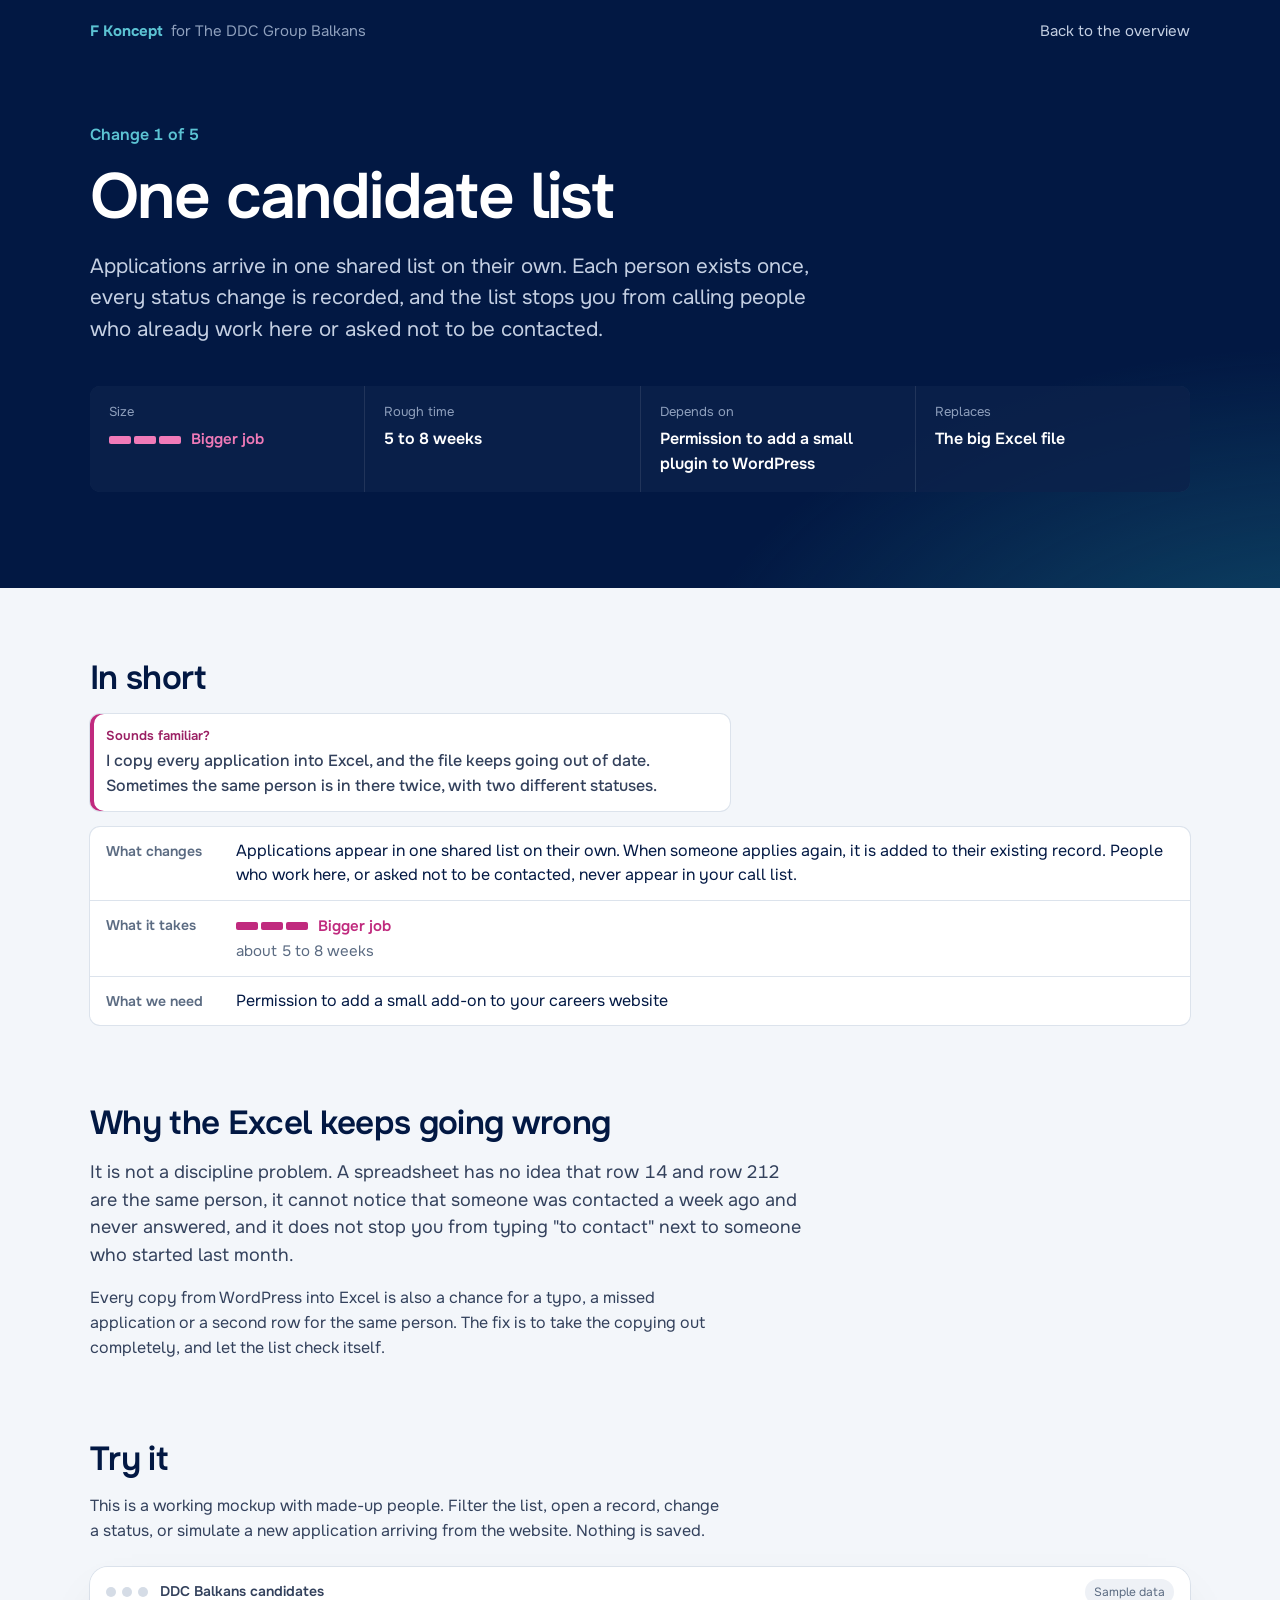
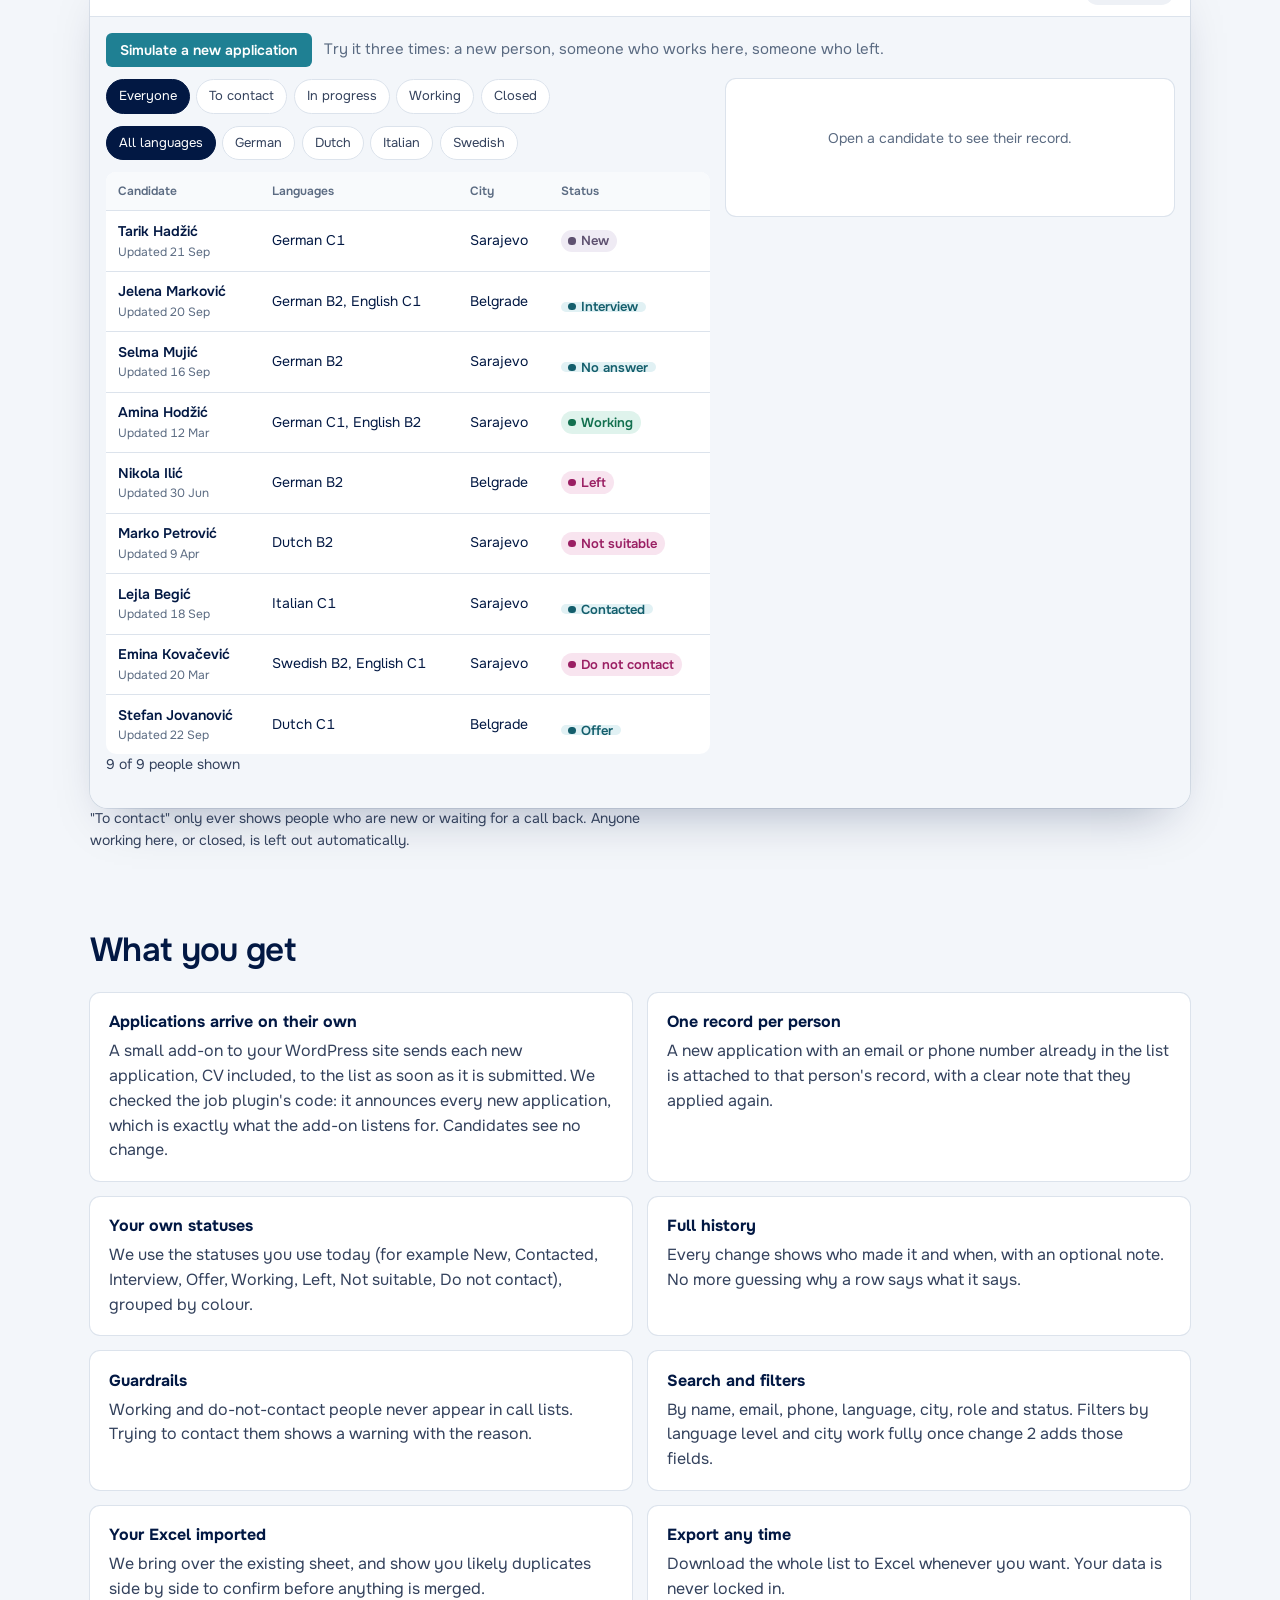
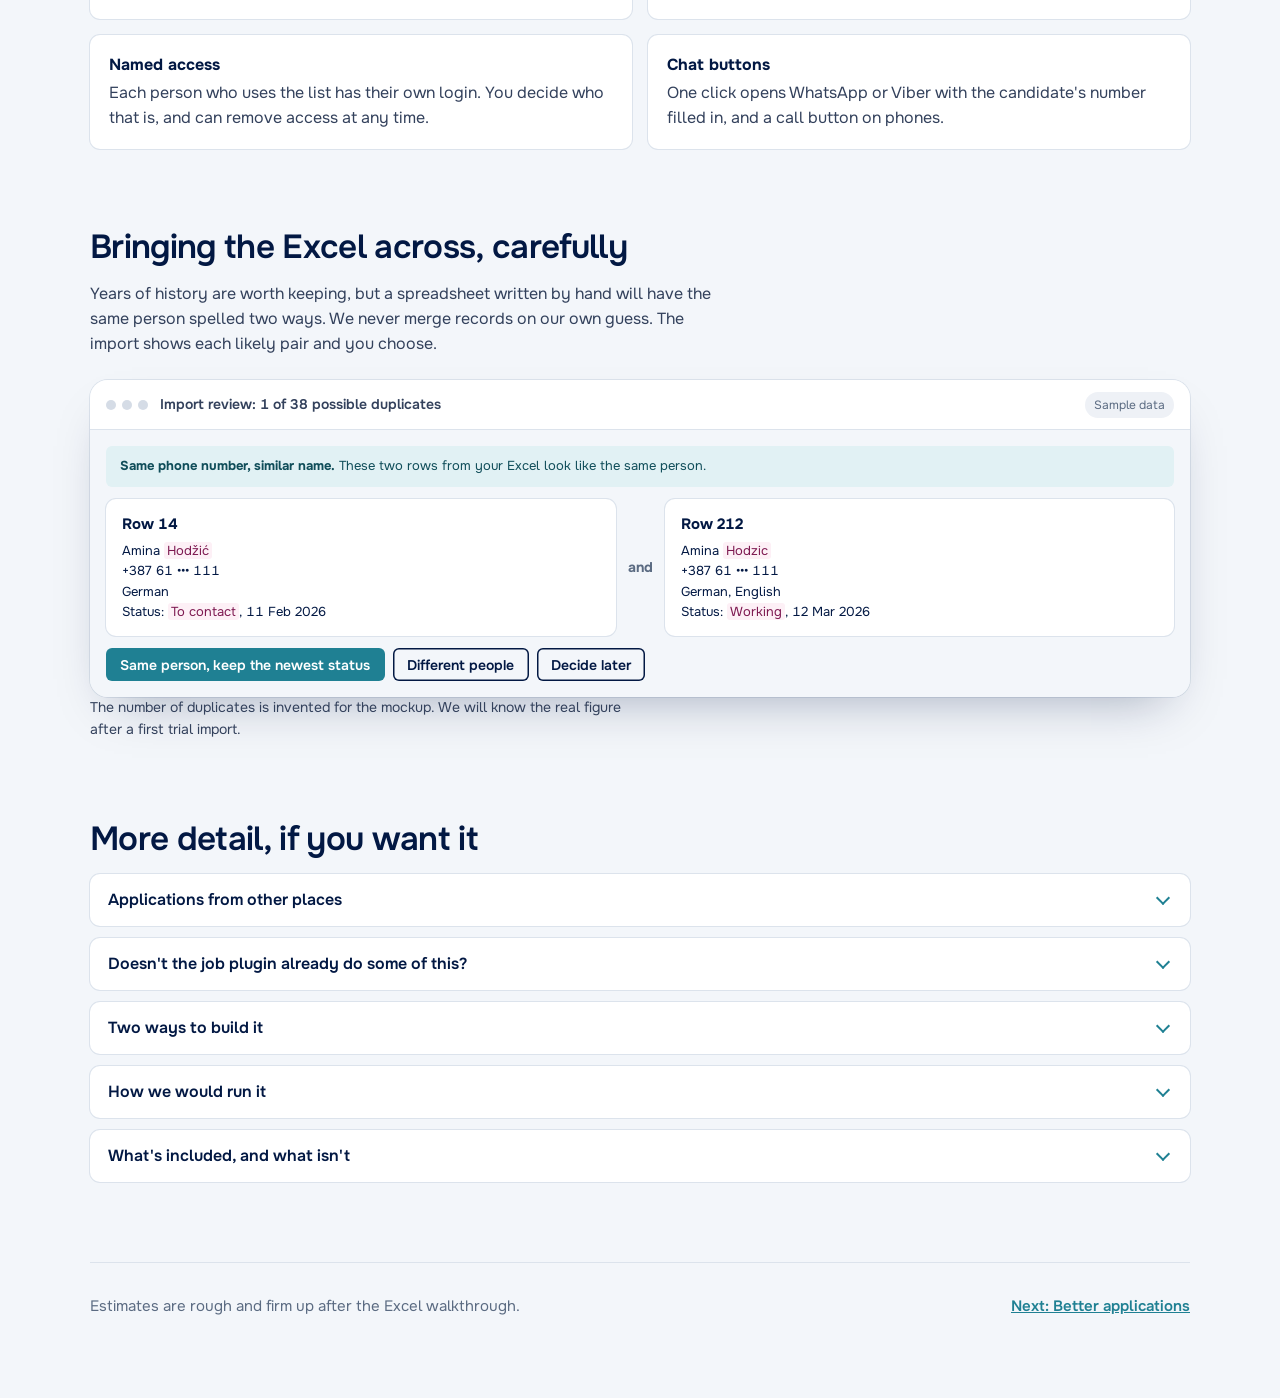
<file: site/ideas/one-candidate-list.html>
<!doctype html>
<html lang="en-GB">
<head>
<meta charset="utf-8">
<meta name="viewport" content="width=device-width, initial-scale=1, viewport-fit=cover">
<title>One Candidate List | Change 1 of 5 for The DDC Group Balkans</title>
<meta name="robots" content="noindex, nofollow">
<meta name="theme-color" content="#021843">
<link rel="preconnect" href="https://fonts.googleapis.com">
<link rel="preconnect" href="https://fonts.gstatic.com" crossorigin>
<link href="https://fonts.googleapis.com/css2?family=Onest:wght@400;500;600;700;800&display=swap" rel="stylesheet">
<link rel="stylesheet" href="../assets/styles.css">
<link rel="icon" href="data:image/svg+xml,%3Csvg xmlns='http://www.w3.org/2000/svg' viewBox='0 0 32 32'%3E%3Crect width='32' height='32' rx='8' fill='%23021843'/%3E%3Ccircle cx='16' cy='16' r='7' fill='none' stroke='%231F8093' stroke-width='3'/%3E%3C/svg%3E">
</head>
<body class="doc-page">

<header class="doc-hero on-navy">
  <div class="inner">
    <div class="top">
      <a class="wordmark" href="../index.html"><b>F Koncept</b><span>for The DDC Group Balkans</span></a>
      <a href="../index.html#change-1">Back to the overview</a>
    </div>
    <p class="kicker">Change 1 of 5</p>
    <h1>One candidate list</h1>
    <p class="lede">Applications arrive in one shared list on their own. Each person exists once, every status change is recorded, and the list stops you from calling people who already work here or asked not to be contacted.</p>
    <dl class="summary">
      <div><dt>Size</dt><dd><span class="meter" data-level="3"><span class="bars"><i></i><i></i><i></i></span>Bigger job</span></dd></div>
      <div><dt>Rough time</dt><dd>5 to 8 weeks</dd></div>
      <div><dt>Depends on</dt><dd>Permission to add a small plugin to WordPress</dd></div>
      <div><dt>Replaces</dt><dd>The big Excel file</dd></div>
    </dl>
  </div>
</header>

<main class="doc">

  <section>
    <h2>In short</h2>
    <p class="said">I copy every application into Excel, and the file keeps going out of date. Sometimes the same person is in there twice, with two different statuses.</p>
    <dl class="pce">
      <div><dt>What changes</dt><dd>Applications appear in one shared list on their own. When someone applies again, it is added to their existing record. People who work here, or asked not to be contacted, never appear in your call list.</dd></div>
      <div><dt>What it takes</dt><dd><span class="meter" data-level="3"><span class="bars"><i></i><i></i><i></i></span>Bigger job</span> <span class="muted">about 5 to 8 weeks</span></dd></div>
      <div><dt>What we need</dt><dd>Permission to add a small add-on to your careers website</dd></div>
    </dl>
  </section>

  <section>
    <h2>Why the Excel keeps going wrong</h2>
    <p class="lead-p">It is not a discipline problem. A spreadsheet has no idea that row 14 and row 212 are the same person, it cannot notice that someone was contacted a week ago and never answered, and it does not stop you from typing "to contact" next to someone who started last month.</p>
    <p>Every copy from WordPress into Excel is also a chance for a typo, a missed application or a second row for the same person. The fix is to take the copying out completely, and let the list check itself.</p>
  </section>

  <section>
    <h2>Try it</h2>
    <p>This is a working mockup with made-up people. Filter the list, open a record, change a status, or simulate a new application arriving from the website. Nothing is saved.</p>

    <div class="window" style="margin-top:1.5rem">
      <div class="window-bar"><span class="dots"><i></i><i></i><i></i></span><span class="title">DDC Balkans candidates</span><span class="sample">Sample data</span></div>
      <div class="window-body">
        <div class="demo-bar">
          <button class="btn small" type="button" id="simulate">Simulate a new application</button>
          <span class="note" id="sim-hint">Try it three times: a new person, someone who works here, someone who left.</span>
        </div>
        <div class="demo">
          <div>
            <div class="filters" role="group" aria-label="Filter by status" id="f-status">
              <button type="button" data-v="all" aria-pressed="true">Everyone</button>
              <button type="button" data-v="contact" aria-pressed="false">To contact</button>
              <button type="button" data-v="progress" aria-pressed="false">In progress</button>
              <button type="button" data-v="working" aria-pressed="false">Working</button>
              <button type="button" data-v="closed" aria-pressed="false">Closed</button>
            </div>
            <div class="filters" role="group" aria-label="Filter by language" id="f-lang">
              <button type="button" data-v="all" aria-pressed="true">All languages</button>
              <button type="button" data-v="German" aria-pressed="false">German</button>
              <button type="button" data-v="Dutch" aria-pressed="false">Dutch</button>
              <button type="button" data-v="Italian" aria-pressed="false">Italian</button>
              <button type="button" data-v="Swedish" aria-pressed="false">Swedish</button>
            </div>
            <div class="table-wrap">
              <table class="list" aria-label="Candidates">
                <thead><tr><th>Candidate</th><th>Languages</th><th>City</th><th>Status</th></tr></thead>
                <tbody id="rows"></tbody>
              </table>
            </div>
            <p class="caption" id="count"></p>
          </div>
          <aside class="profile">
            <div id="demo-msg" role="status" aria-live="polite"></div>
            <div id="profile"><p class="empty">Open a candidate to see their record.</p></div>
          </aside>
        </div>
      </div>
    </div>
    <p class="caption">"To contact" only ever shows people who are new or waiting for a call back. Anyone working here, or closed, is left out automatically.</p>
  </section>

  <section>
    <h2>What you get</h2>
    <ul class="gets">
      <li><b>Applications arrive on their own</b>A small add-on to your WordPress site sends each new application, CV included, to the list as soon as it is submitted. We checked the job plugin's code: it announces every new application, which is exactly what the add-on listens for. Candidates see no change.</li>
      <li><b>One record per person</b>A new application with an email or phone number already in the list is attached to that person's record, with a clear note that they applied again.</li>
      <li><b>Your own statuses</b>We use the statuses you use today (for example New, Contacted, Interview, Offer, Working, Left, Not suitable, Do not contact), grouped by colour.</li>
      <li><b>Full history</b>Every change shows who made it and when, with an optional note. No more guessing why a row says what it says.</li>
      <li><b>Guardrails</b>Working and do-not-contact people never appear in call lists. Trying to contact them shows a warning with the reason.</li>
      <li><b>Search and filters</b>By name, email, phone, language, city, role and status. Filters by language level and city work fully once change 2 adds those fields.</li>
      <li><b>Your Excel imported</b>We bring over the existing sheet, and show you likely duplicates side by side to confirm before anything is merged.</li>
      <li><b>Export any time</b>Download the whole list to Excel whenever you want. Your data is never locked in.</li>
      <li><b>Named access</b>Each person who uses the list has their own login. You decide who that is, and can remove access at any time.</li>
      <li><b>Chat buttons</b>One click opens WhatsApp or Viber with the candidate's number filled in, and a call button on phones.</li>
    </ul>
  </section>

  <section>
    <h2>Bringing the Excel across, carefully</h2>
    <p>Years of history are worth keeping, but a spreadsheet written by hand will have the same person spelled two ways. We never merge records on our own guess. The import shows each likely pair and you choose.</p>
    <div class="window" style="margin-top:1.5rem">
      <div class="window-bar"><span class="dots"><i></i><i></i><i></i></span><span class="title">Import review: 1 of 38 possible duplicates</span><span class="sample">Sample data</span></div>
      <div class="window-body">
        <div class="alert info"><span><b>Same phone number, similar name.</b> These two rows from your Excel look like the same person.</span></div>
        <div class="dup">
          <div class="card"><b>Row 14</b>Amina <span class="diff">Hodžić</span><br>+387 61 ••• 111<br>German<br>Status: <span class="diff">To contact</span>, 11 Feb 2026</div>
          <span class="vs">and</span>
          <div class="card"><b>Row 212</b>Amina <span class="diff">Hodzic</span><br>+387 61 ••• 111<br>German, English<br>Status: <span class="diff">Working</span>, 12 Mar 2026</div>
        </div>
        <div class="dup-actions">
          <span class="btn small">Same person, keep the newest status</span>
          <span class="btn small ghost" style="color:var(--ink)">Different people</span>
          <span class="btn small ghost" style="color:var(--ink)">Decide later</span>
        </div>
      </div>
    </div>
    <p class="caption">The number of duplicates is invented for the mockup. We will know the real figure after a first trial import.</p>
  </section>

  <section>
    <h2>More detail, if you want it</h2>
    <details class="more"><summary>Applications from other places</summary><div class="inner">
    <p>This change covers applications sent through your careers website. We noticed DDC also advertises on MojPosao.ba, LinkedIn and poslovi.ba, and some older ads ask for CVs by email.</p>
    <p>If you want those in the same list too, we can look into what each channel allows and come back with a plan. We are not promising it yet, because we have not checked what MojPosao and LinkedIn let us export. Until then, anything that arrives elsewhere can be added by hand, and the duplicate check still applies.</p>
    </div></details>
    <details class="more"><summary>Doesn't the job plugin already do some of this?</summary><div class="inner">
    <p>Partly, and it is worth knowing before you decide. WP Job Openings (now called HireZoot) keeps every application inside WordPress. Its paid Pro pack adds shortlisting, rejecting, rating and exporting applications.</p>
    <p>What it is built around is the <em>application</em>, not the <em>person</em>. It does not merge several applications from the same person, it does not hold the history you have in Excel today, and it has no idea who currently works here or asked not to be contacted. Those three gaps are exactly where your mix-ups come from, so they are what this change adds. If you already have Pro, we will say plainly which parts you can use as they are.</p>
    </div></details>
    <details class="more"><summary>Two ways to build it</summary><div class="inner">
    <p>We recommend the first. The second is a fair choice if budget matters more than fit, and we are happy to build either.</p>
    <div class="options">
      <div class="option recommended">
        <p class="tagline">Recommended</p>
        <h3>A small web app made for this</h3>
        <ul>
          <li>Built around your statuses and rules, including the guardrails exactly as shown above.</li>
          <li>Candidate data and CVs stored in an EU data centre, with private file storage.</li>
          <li>Works in any browser, on a laptop or a phone. Nothing to install.</li>
          <li>Change 3 (reminders, templates, shortlists) plugs straight into it.</li>
        </ul>
        <p><span class="meter" data-level="3"><span class="bars"><i></i><i></i><i></i></span>Bigger job</span><br><span class="note">Rough effort 5 to 8 weeks. Small monthly hosting cost, which we will quote.</span></p>
      </div>
      <div class="option">
        <p class="tagline">Lighter alternative</p>
        <h3>A structured shared table</h3>
        <ul>
          <li>Built in Microsoft Lists (if you use Microsoft 365) or Airtable, with automation that adds each application.</li>
          <li>Proper statuses, history and one record per email address.</li>
          <li>Guardrails are simpler: filtered views, not warnings.</li>
          <li>Per-user licences may apply, and where the data is stored depends on the product and plan.</li>
        </ul>
        <p><span class="meter" data-level="2"><span class="bars"><i></i><i></i><i></i></span>Low to medium</span><br><span class="note">Rough effort 1 to 3 weeks.</span></p>
      </div>
    </div>
    </div></details>
    <details class="more"><summary>How we would run it</summary><div class="inner">
    <ol class="steps">
      <li><div><b>One hour with your Excel.</b> You show us how you really use it. Column names only, no personal data needs to leave your computer.</div></li>
      <li><div><b>Agree the statuses and rules.</b> Which statuses exist, which ones hide a person from call lists, what counts as a duplicate.</div></li>
      <li><div><b>Build the list and the WordPress connection.</b> You get a test version with sample data to click through and comment on.</div></li>
      <li><div><b>Import the Excel.</b> Together we review the likely duplicates.</div></li>
      <li><div><b>Two weeks side by side.</b> New applications land in the list; you keep Excel open as a safety net.</div></li>
      <li><div><b>Retire the Excel.</b> Kept as a read-only archive, not deleted.</div></li>
    </ol>
    </div></details>
    <details class="more"><summary>What's included, and what isn't</summary><div class="inner">
    <div class="two-col">
    <div class="box-list" style="--c: var(--green)">
      <h3>Included</h3>
      <ul>
        <li>The list, the WordPress connection and the Excel import</li>
        <li>Logins for the people you name</li>
        <li>A short written guide and a training session</li>
        <li>If we host your candidate data: a data processing agreement between DDC and F Koncept, and backups</li>
        <li>Fixes for anything that does not work as agreed, for a period after launch set in the offer</li>
      </ul>
    </div>
    <div class="box-list" style="--c: var(--raspberry)">
      <h3>Not included, or needs a decision</h3>
      <ul>
        <li>Links to an HR or payroll system (possible only if it can export a list)</li>
        <li>Legal wording for privacy notices: that comes from your legal or HR team</li>
        <li>Automatic ranking of candidates: we do not recommend it</li>
        <li>Ongoing hosting and support, quoted separately</li>
        <li>Permission from whoever manages the WordPress site to install the add-on</li>
      </ul>
    </div>
    </div>
    </div></details>
  </section>

  <footer class="doc-foot">
    <span>Estimates are rough and firm up after the Excel walkthrough.</span>
    <span><a href="better-applications.html">Next: Better applications</a></span>
  </footer>
</main>

<script src="../assets/board.js"></script>
</body>
</html>
</file>
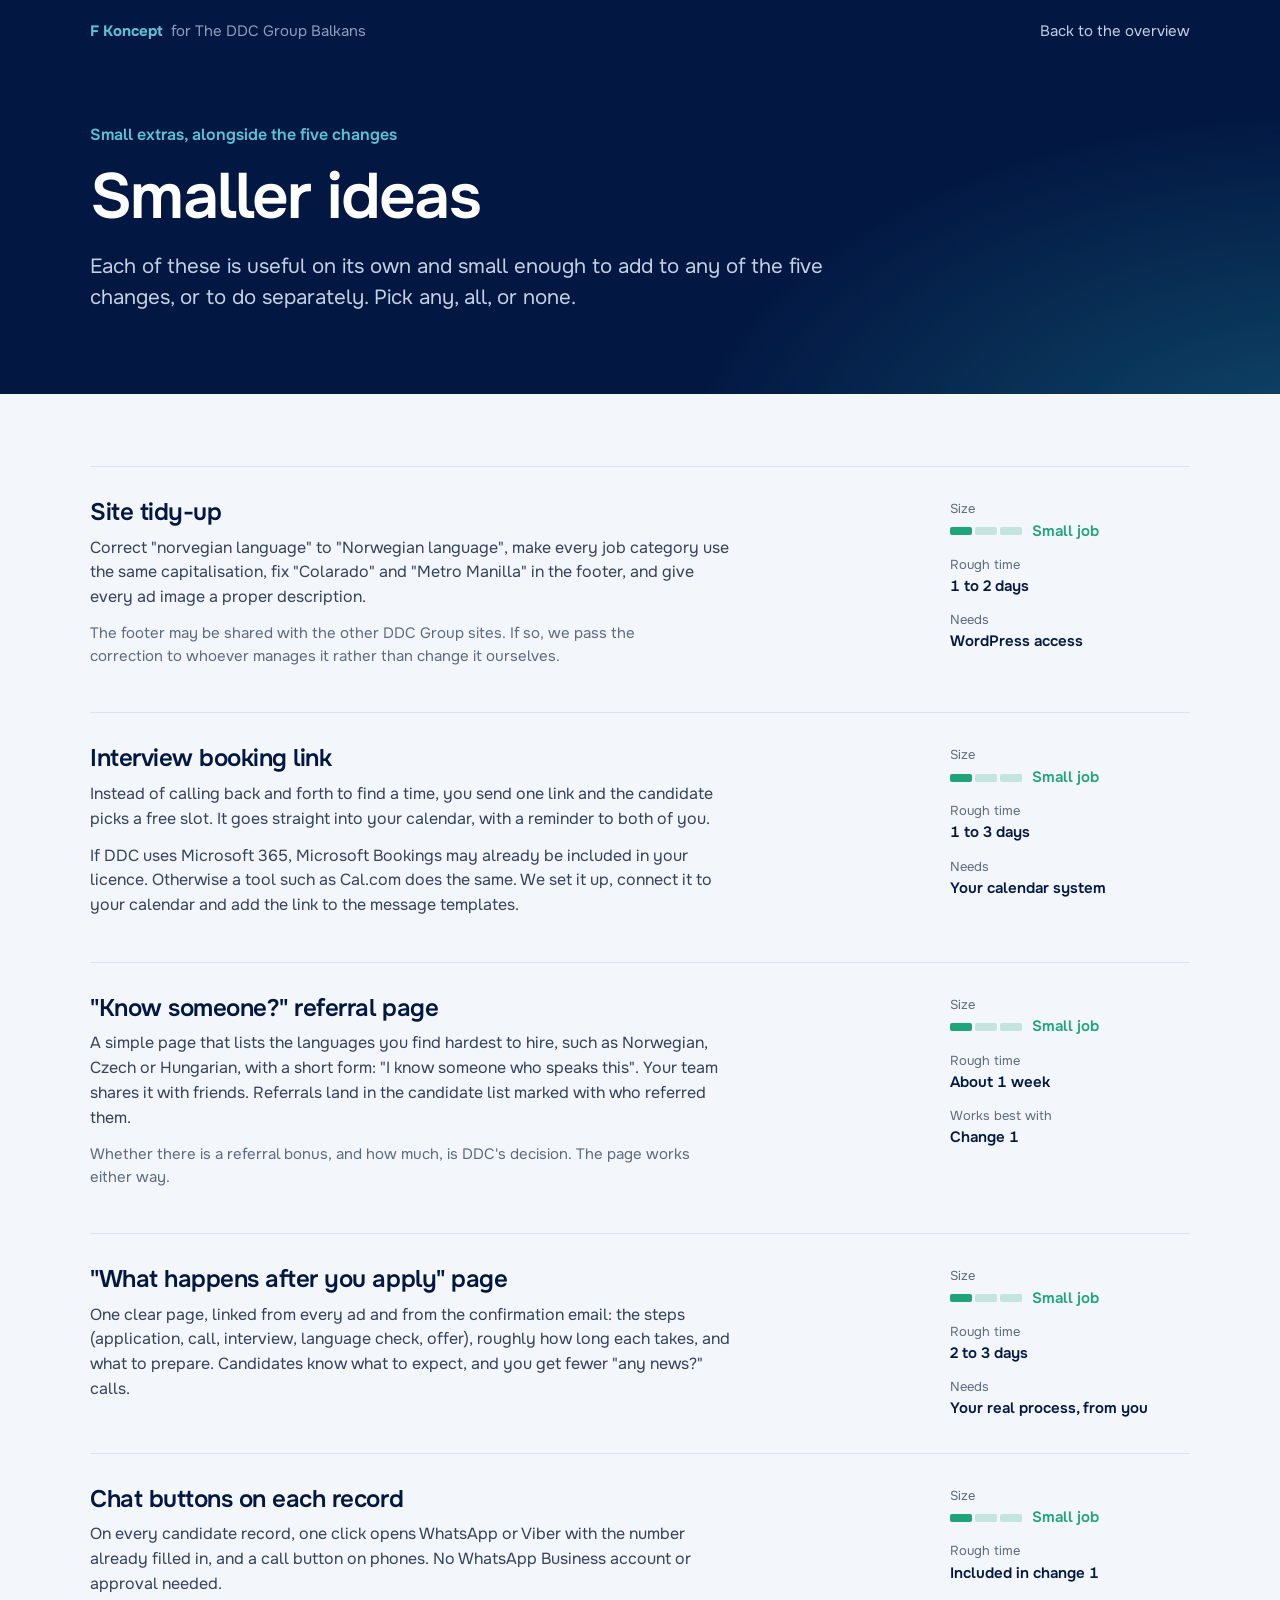
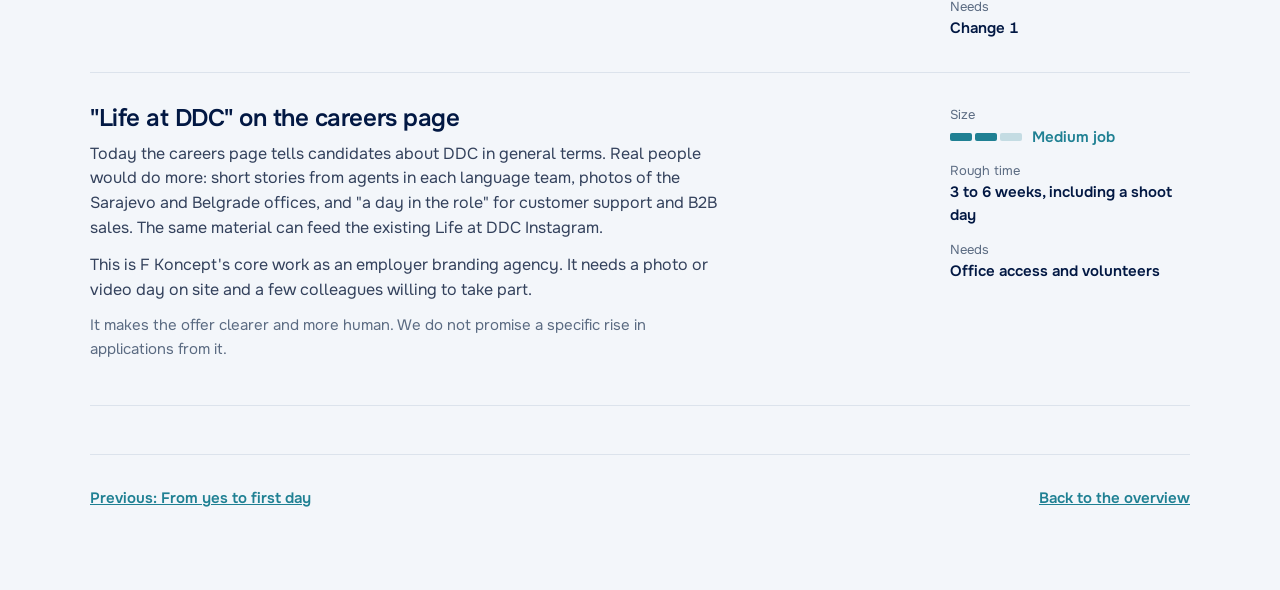
<file: site/ideas/smaller-ideas.html>
<!doctype html>
<html lang="en-GB">
<head>
<meta charset="utf-8">
<meta name="viewport" content="width=device-width, initial-scale=1, viewport-fit=cover">
<title>Smaller Ideas | Proposal for The DDC Group Balkans</title>
<meta name="robots" content="noindex, nofollow">
<meta name="theme-color" content="#021843">
<link rel="preconnect" href="https://fonts.googleapis.com">
<link rel="preconnect" href="https://fonts.gstatic.com" crossorigin>
<link href="https://fonts.googleapis.com/css2?family=Onest:wght@400;500;600;700;800&display=swap" rel="stylesheet">
<link rel="stylesheet" href="../assets/styles.css">
<link rel="icon" href="data:image/svg+xml,%3Csvg xmlns='http://www.w3.org/2000/svg' viewBox='0 0 32 32'%3E%3Crect width='32' height='32' rx='8' fill='%23021843'/%3E%3Ccircle cx='16' cy='16' r='7' fill='none' stroke='%231F8093' stroke-width='3'/%3E%3C/svg%3E">
<style>
  .idea { display: grid; grid-template-columns: minmax(0, 1fr) 15rem; gap: 1.5rem 2.5rem; padding: 2rem 0; border-top: 1px solid var(--line); }
  .idea:last-of-type { border-bottom: 1px solid var(--line); }
  .idea h2 { font-size: 1.5rem; margin-bottom: .6rem; }
  .idea p { margin-bottom: .75rem; }
  .idea dl { margin: 0; display: grid; gap: .75rem; align-content: start; font-size: .9375rem; }
  .idea dt { color: var(--muted); font-size: .8125rem; }
  .idea dd { margin: 0; font-weight: 600; }
  @media (max-width: 760px) { .idea { grid-template-columns: 1fr; } }
</style>
</head>
<body class="doc-page">

<header class="doc-hero on-navy">
  <div class="inner">
    <div class="top">
      <a class="wordmark" href="../index.html"><b>F Koncept</b><span>for The DDC Group Balkans</span></a>
      <a href="../index.html#choose">Back to the overview</a>
    </div>
    <p class="kicker">Small extras, alongside the five changes</p>
    <h1>Smaller ideas</h1>
    <p class="lede">Each of these is useful on its own and small enough to add to any of the five changes, or to do separately. Pick any, all, or none.</p>
  </div>
</header>

<main class="doc">

  <article class="idea">
    <div>
      <h2>Site tidy-up</h2>
      <p>Correct "norvegian language" to "Norwegian language", make every job category use the same capitalisation, fix "Colarado" and "Metro Manilla" in the footer, and give every ad image a proper description.</p>
      <p class="note">The footer may be shared with the other DDC Group sites. If so, we pass the correction to whoever manages it rather than change it ourselves.</p>
    </div>
    <dl>
      <div><dt>Size</dt><dd><span class="meter" data-level="1"><span class="bars"><i></i><i></i><i></i></span>Small job</span></dd></div>
      <div><dt>Rough time</dt><dd>1 to 2 days</dd></div>
      <div><dt>Needs</dt><dd>WordPress access</dd></div>
    </dl>
  </article>

  <article class="idea">
    <div>
      <h2>Interview booking link</h2>
      <p>Instead of calling back and forth to find a time, you send one link and the candidate picks a free slot. It goes straight into your calendar, with a reminder to both of you.</p>
      <p>If DDC uses Microsoft 365, Microsoft Bookings may already be included in your licence. Otherwise a tool such as Cal.com does the same. We set it up, connect it to your calendar and add the link to the message templates.</p>
    </div>
    <dl>
      <div><dt>Size</dt><dd><span class="meter" data-level="1"><span class="bars"><i></i><i></i><i></i></span>Small job</span></dd></div>
      <div><dt>Rough time</dt><dd>1 to 3 days</dd></div>
      <div><dt>Needs</dt><dd>Your calendar system</dd></div>
    </dl>
  </article>

  <article class="idea">
    <div>
      <h2>"Know someone?" referral page</h2>
      <p>A simple page that lists the languages you find hardest to hire, such as Norwegian, Czech or Hungarian, with a short form: "I know someone who speaks this". Your team shares it with friends. Referrals land in the candidate list marked with who referred them.</p>
      <p class="note">Whether there is a referral bonus, and how much, is DDC's decision. The page works either way.</p>
    </div>
    <dl>
      <div><dt>Size</dt><dd><span class="meter" data-level="1"><span class="bars"><i></i><i></i><i></i></span>Small job</span></dd></div>
      <div><dt>Rough time</dt><dd>About 1 week</dd></div>
      <div><dt>Works best with</dt><dd>Change 1</dd></div>
    </dl>
  </article>

  <article class="idea">
    <div>
      <h2>"What happens after you apply" page</h2>
      <p>One clear page, linked from every ad and from the confirmation email: the steps (application, call, interview, language check, offer), roughly how long each takes, and what to prepare. Candidates know what to expect, and you get fewer "any news?" calls.</p>
    </div>
    <dl>
      <div><dt>Size</dt><dd><span class="meter" data-level="1"><span class="bars"><i></i><i></i><i></i></span>Small job</span></dd></div>
      <div><dt>Rough time</dt><dd>2 to 3 days</dd></div>
      <div><dt>Needs</dt><dd>Your real process, from you</dd></div>
    </dl>
  </article>

  <article class="idea">
    <div>
      <h2>Chat buttons on each record</h2>
      <p>On every candidate record, one click opens WhatsApp or Viber with the number already filled in, and a call button on phones. No WhatsApp Business account or approval needed.</p>
    </div>
    <dl>
      <div><dt>Size</dt><dd><span class="meter" data-level="1"><span class="bars"><i></i><i></i><i></i></span>Small job</span></dd></div>
      <div><dt>Rough time</dt><dd>Included in change 1</dd></div>
      <div><dt>Needs</dt><dd>Change 1</dd></div>
    </dl>
  </article>

  <article class="idea">
    <div>
      <h2>"Life at DDC" on the careers page</h2>
      <p>Today the careers page tells candidates about DDC in general terms. Real people would do more: short stories from agents in each language team, photos of the Sarajevo and Belgrade offices, and "a day in the role" for customer support and B2B sales. The same material can feed the existing Life at DDC Instagram.</p>
      <p>This is F Koncept's core work as an employer branding agency. It needs a photo or video day on site and a few colleagues willing to take part.</p>
      <p class="note">It makes the offer clearer and more human. We do not promise a specific rise in applications from it.</p>
    </div>
    <dl>
      <div><dt>Size</dt><dd><span class="meter" data-level="2"><span class="bars"><i></i><i></i><i></i></span>Medium job</span></dd></div>
      <div><dt>Rough time</dt><dd>3 to 6 weeks, including a shoot day</dd></div>
      <div><dt>Needs</dt><dd>Office access and volunteers</dd></div>
    </dl>
  </article>

  <footer class="doc-foot" style="margin-top:3rem">
    <span><a href="first-day.html">Previous: From yes to first day</a></span>
    <span><a href="../index.html#choose">Back to the overview</a></span>
  </footer>
</main>
</body>
</html>
</file>
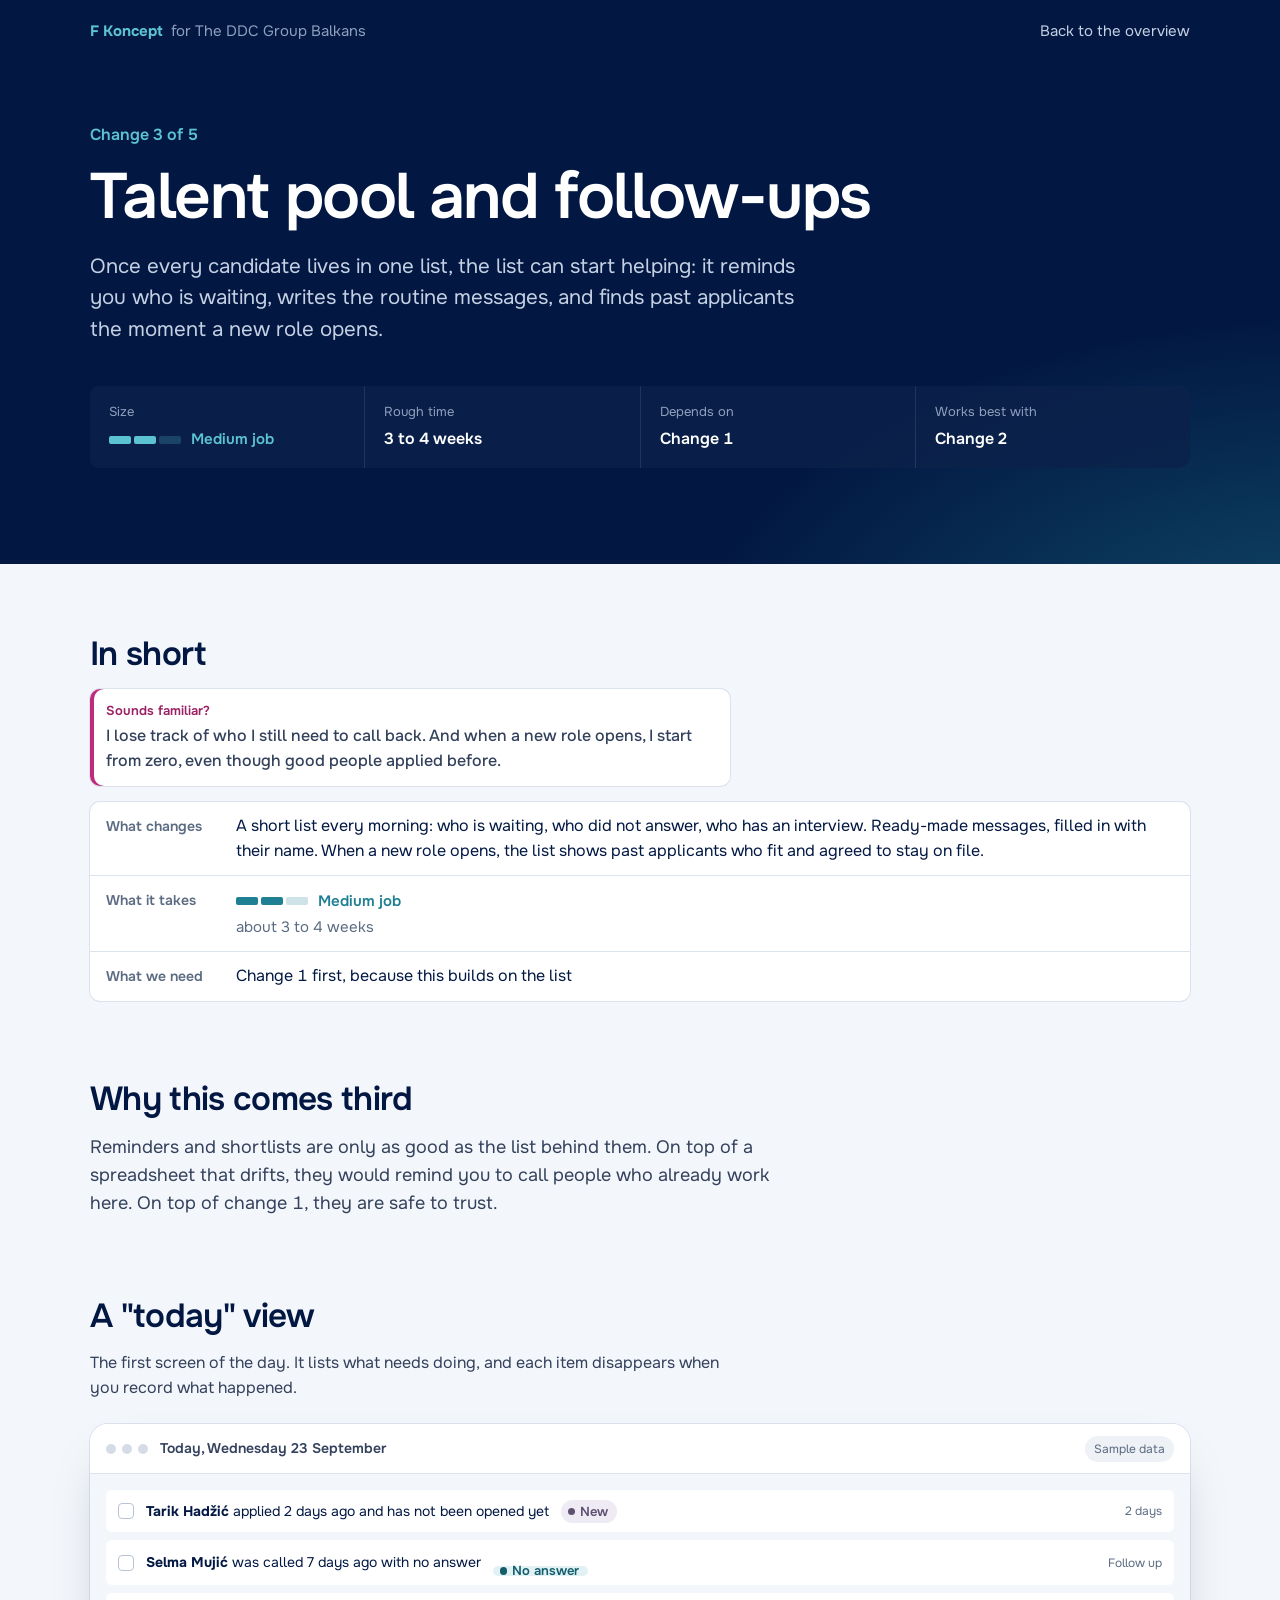
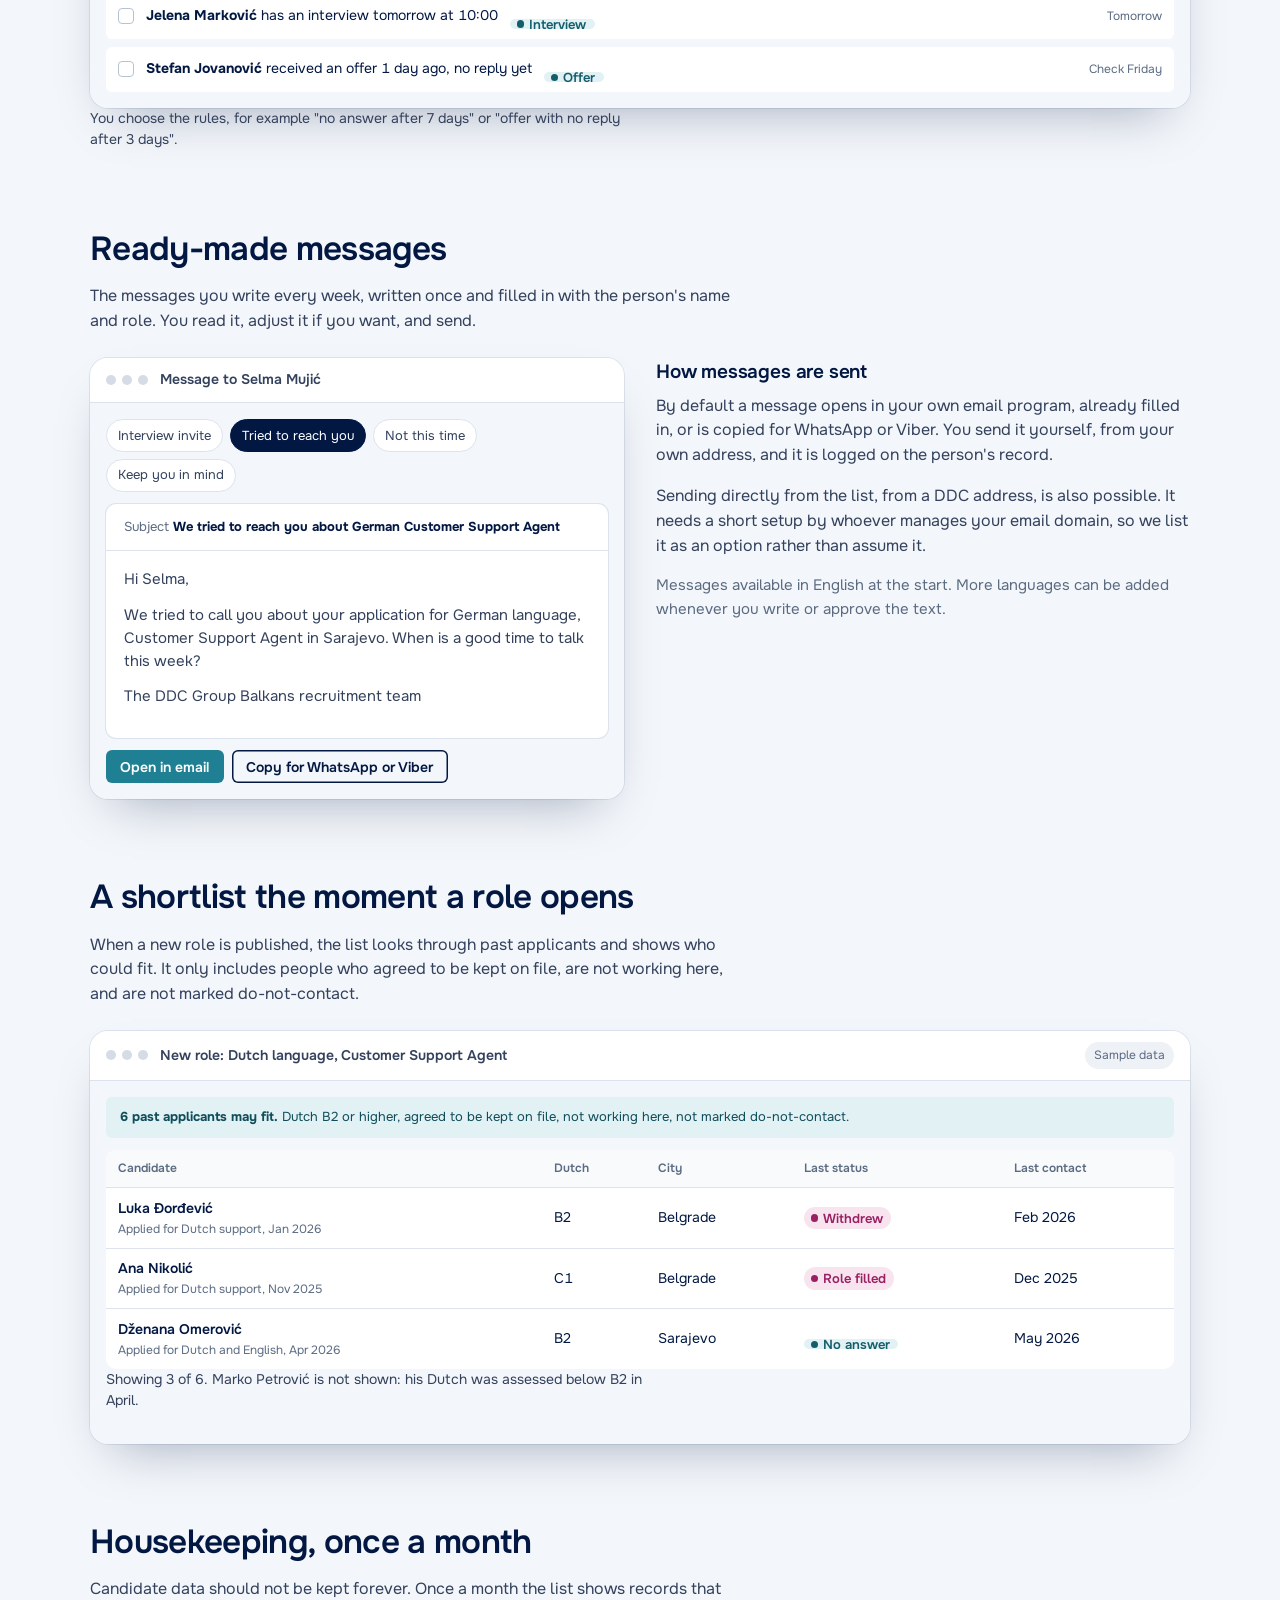
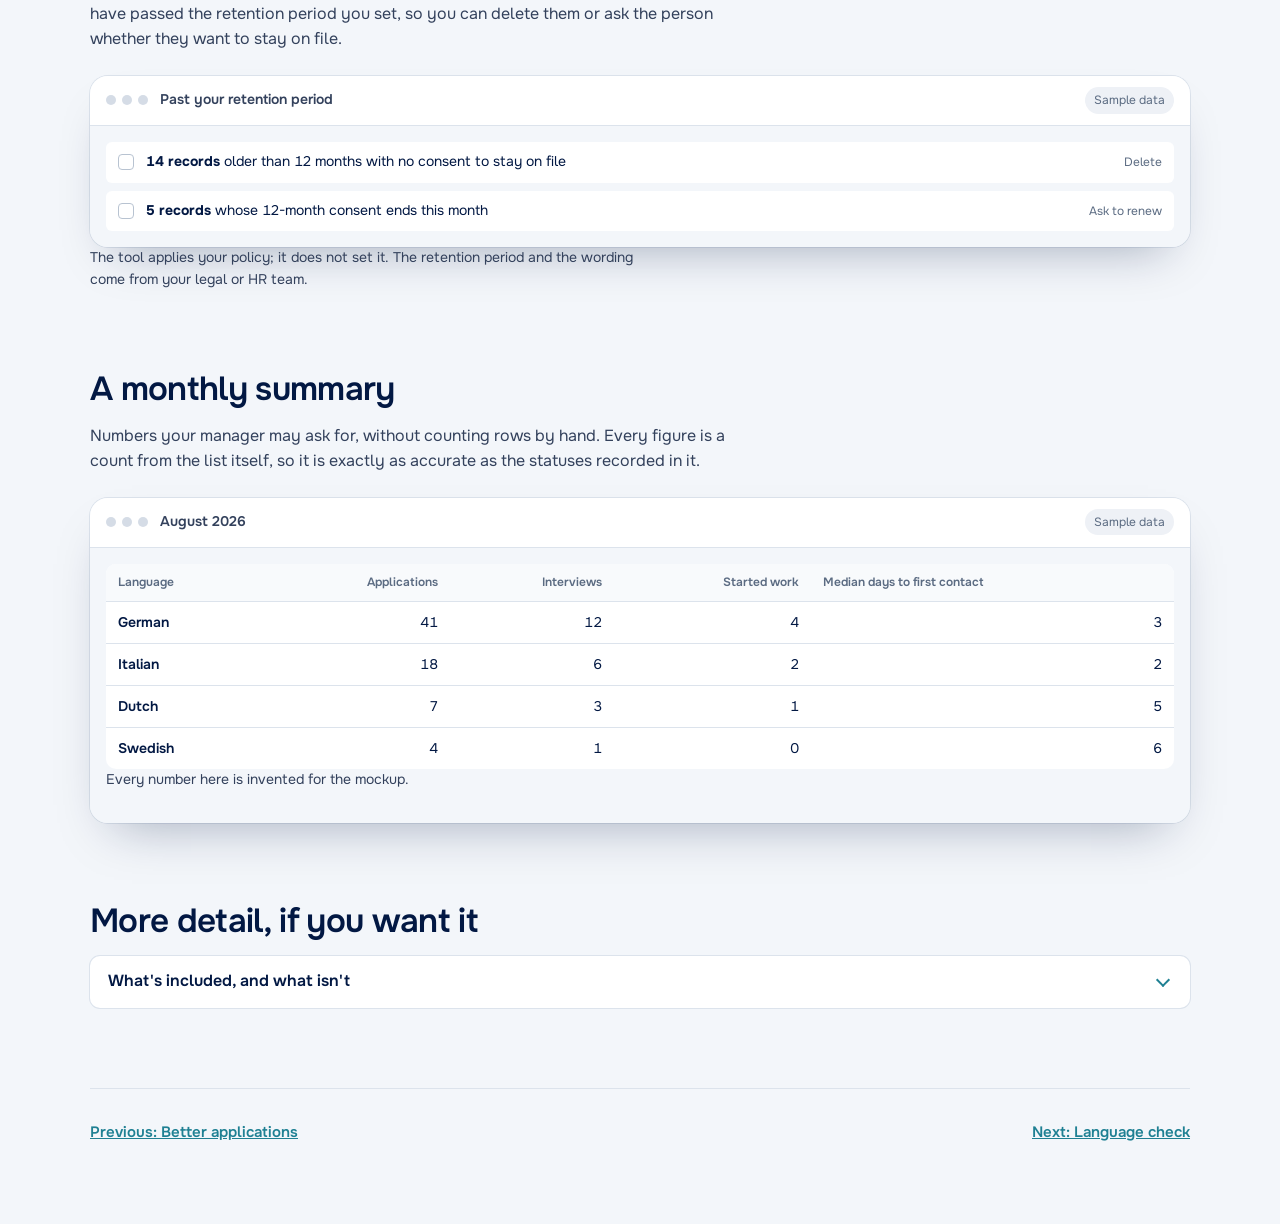
<file: site/ideas/talent-pool.html>
<!doctype html>
<html lang="en-GB">
<head>
<meta charset="utf-8">
<meta name="viewport" content="width=device-width, initial-scale=1, viewport-fit=cover">
<title>Talent Pool and Follow-ups | Change 3 of 5 for The DDC Group Balkans</title>
<meta name="robots" content="noindex, nofollow">
<meta name="theme-color" content="#021843">
<link rel="preconnect" href="https://fonts.googleapis.com">
<link rel="preconnect" href="https://fonts.gstatic.com" crossorigin>
<link href="https://fonts.googleapis.com/css2?family=Onest:wght@400;500;600;700;800&display=swap" rel="stylesheet">
<link rel="stylesheet" href="../assets/styles.css">
<link rel="icon" href="data:image/svg+xml,%3Csvg xmlns='http://www.w3.org/2000/svg' viewBox='0 0 32 32'%3E%3Crect width='32' height='32' rx='8' fill='%23021843'/%3E%3Ccircle cx='16' cy='16' r='7' fill='none' stroke='%231F8093' stroke-width='3'/%3E%3C/svg%3E">
</head>
<body class="doc-page">

<header class="doc-hero on-navy">
  <div class="inner">
    <div class="top">
      <a class="wordmark" href="../index.html"><b>F Koncept</b><span>for The DDC Group Balkans</span></a>
      <a href="../index.html#change-3">Back to the overview</a>
    </div>
    <p class="kicker">Change 3 of 5</p>
    <h1>Talent pool and follow-ups</h1>
    <p class="lede">Once every candidate lives in one list, the list can start helping: it reminds you who is waiting, writes the routine messages, and finds past applicants the moment a new role opens.</p>
    <dl class="summary">
      <div><dt>Size</dt><dd><span class="meter" data-level="2"><span class="bars"><i></i><i></i><i></i></span>Medium job</span></dd></div>
      <div><dt>Rough time</dt><dd>3 to 4 weeks</dd></div>
      <div><dt>Depends on</dt><dd>Change 1</dd></div>
      <div><dt>Works best with</dt><dd>Change 2</dd></div>
    </dl>
  </div>
</header>

<main class="doc">

  <section>
    <h2>In short</h2>
    <p class="said">I lose track of who I still need to call back. And when a new role opens, I start from zero, even though good people applied before.</p>
    <dl class="pce">
      <div><dt>What changes</dt><dd>A short list every morning: who is waiting, who did not answer, who has an interview. Ready-made messages, filled in with their name. When a new role opens, the list shows past applicants who fit and agreed to stay on file.</dd></div>
      <div><dt>What it takes</dt><dd><span class="meter" data-level="2"><span class="bars"><i></i><i></i><i></i></span>Medium job</span> <span class="muted">about 3 to 4 weeks</span></dd></div>
      <div><dt>What we need</dt><dd>Change 1 first, because this builds on the list</dd></div>
    </dl>
  </section>

  <section>
    <h2>Why this comes third</h2>
    <p class="lead-p">Reminders and shortlists are only as good as the list behind them. On top of a spreadsheet that drifts, they would remind you to call people who already work here. On top of change 1, they are safe to trust.</p>
  </section>

  <section>
    <h2>A "today" view</h2>
    <p>The first screen of the day. It lists what needs doing, and each item disappears when you record what happened.</p>
    <div class="window" style="margin-top:1.5rem">
      <div class="window-bar"><span class="dots"><i></i><i></i><i></i></span><span class="title">Today, Wednesday 23 September</span><span class="sample">Sample data</span></div>
      <div class="window-body">
        <div class="tasks">
          <div class="task"><span class="box"></span><span><b>Tarik Hadžić</b> applied 2 days ago and has not been opened yet</span><span class="chip new">New</span><span class="when">2 days</span></div>
          <div class="task"><span class="box"></span><span><b>Selma Mujić</b> was called 7 days ago with no answer</span><span class="chip progress">No answer</span><span class="when">Follow up</span></div>
          <div class="task"><span class="box"></span><span><b>Jelena Marković</b> has an interview tomorrow at 10:00</span><span class="chip progress">Interview</span><span class="when">Tomorrow</span></div>
          <div class="task"><span class="box"></span><span><b>Stefan Jovanović</b> received an offer 1 day ago, no reply yet</span><span class="chip progress">Offer</span><span class="when">Check Friday</span></div>
        </div>
      </div>
    </div>
    <p class="caption">You choose the rules, for example "no answer after 7 days" or "offer with no reply after 3 days".</p>
  </section>

  <section>
    <h2>Ready-made messages</h2>
    <p>The messages you write every week, written once and filled in with the person's name and role. You read it, adjust it if you want, and send.</p>
    <div class="two-col" style="margin-top:1.5rem;align-items:start">
      <div class="window">
        <div class="window-bar"><span class="dots"><i></i><i></i><i></i></span><span class="title">Message to Selma Mujić</span></div>
        <div class="window-body">
          <div class="filters" style="display:flex;flex-wrap:wrap;gap:.4rem;margin-bottom:.75rem">
            <span class="filter-pill">Interview invite</span>
            <span class="filter-pill on">Tried to reach you</span>
            <span class="filter-pill">Not this time</span>
            <span class="filter-pill">Keep you in mind</span>
          </div>
          <div class="email">
            <div class="hdr"><span>Subject <b>We tried to reach you about German Customer Support Agent</b></span></div>
            <div class="bdy">
              <p>Hi Selma,</p>
              <p>We tried to call you about your application for German language, Customer Support Agent in Sarajevo. When is a good time to talk this week?</p>
              <p>The DDC Group Balkans recruitment team</p>
            </div>
          </div>
          <div class="dup-actions">
            <span class="btn small">Open in email</span>
            <span class="btn small ghost" style="color:var(--ink)">Copy for WhatsApp or Viber</span>
          </div>
        </div>
      </div>
      <div>
        <h3>How messages are sent</h3>
        <p>By default a message opens in your own email program, already filled in, or is copied for WhatsApp or Viber. You send it yourself, from your own address, and it is logged on the person's record.</p>
        <p>Sending directly from the list, from a DDC address, is also possible. It needs a short setup by whoever manages your email domain, so we list it as an option rather than assume it.</p>
        <p class="note">Messages available in English at the start. More languages can be added whenever you write or approve the text.</p>
      </div>
    </div>
  </section>

  <section>
    <h2>A shortlist the moment a role opens</h2>
    <p>When a new role is published, the list looks through past applicants and shows who could fit. It only includes people who agreed to be kept on file, are not working here, and are not marked do-not-contact.</p>
    <div class="window" style="margin-top:1.5rem">
      <div class="window-bar"><span class="dots"><i></i><i></i><i></i></span><span class="title">New role: Dutch language, Customer Support Agent</span><span class="sample">Sample data</span></div>
      <div class="window-body">
        <div class="alert info"><span><b>6 past applicants may fit.</b> Dutch B2 or higher, agreed to be kept on file, not working here, not marked do-not-contact.</span></div>
        <div class="table-wrap">
          <table class="list">
            <thead><tr><th>Candidate</th><th>Dutch</th><th>City</th><th>Last status</th><th>Last contact</th></tr></thead>
            <tbody>
              <tr><td class="who">Luka Đorđević<span class="sub">Applied for Dutch support, Jan 2026</span></td><td>B2</td><td>Belgrade</td><td><span class="chip closed">Withdrew</span></td><td>Feb 2026</td></tr>
              <tr><td class="who">Ana Nikolić<span class="sub">Applied for Dutch support, Nov 2025</span></td><td>C1</td><td>Belgrade</td><td><span class="chip closed">Role filled</span></td><td>Dec 2025</td></tr>
              <tr><td class="who">Dženana Omerović<span class="sub">Applied for Dutch and English, Apr 2026</span></td><td>B2</td><td>Sarajevo</td><td><span class="chip progress">No answer</span></td><td>May 2026</td></tr>
            </tbody>
          </table>
        </div>
        <p class="caption">Showing 3 of 6. Marko Petrović is not shown: his Dutch was assessed below B2 in April.</p>
      </div>
    </div>
  </section>

  <section>
    <h2>Housekeeping, once a month</h2>
    <p>Candidate data should not be kept forever. Once a month the list shows records that have passed the retention period you set, so you can delete them or ask the person whether they want to stay on file.</p>
    <div class="window" style="margin-top:1.5rem">
      <div class="window-bar"><span class="dots"><i></i><i></i><i></i></span><span class="title">Past your retention period</span><span class="sample">Sample data</span></div>
      <div class="window-body">
        <div class="tasks">
          <div class="task"><span class="box"></span><span><b>14 records</b> older than 12 months with no consent to stay on file</span><span class="when">Delete</span></div>
          <div class="task"><span class="box"></span><span><b>5 records</b> whose 12-month consent ends this month</span><span class="when">Ask to renew</span></div>
        </div>
      </div>
    </div>
    <p class="caption">The tool applies your policy; it does not set it. The retention period and the wording come from your legal or HR team.</p>
  </section>

  <section>
    <h2>A monthly summary</h2>
    <p>Numbers your manager may ask for, without counting rows by hand. Every figure is a count from the list itself, so it is exactly as accurate as the statuses recorded in it.</p>
    <div class="window" style="margin-top:1.5rem">
      <div class="window-bar"><span class="dots"><i></i><i></i><i></i></span><span class="title">August 2026</span><span class="sample">Sample data</span></div>
      <div class="window-body">
        <div class="table-wrap">
          <table class="list">
            <thead><tr><th>Language</th><th class="num">Applications</th><th class="num">Interviews</th><th class="num">Started work</th><th>Median days to first contact</th></tr></thead>
            <tbody>
              <tr><td class="who">German</td><td class="num">41</td><td class="num">12</td><td class="num">4</td><td class="num">3</td></tr>
              <tr><td class="who">Italian</td><td class="num">18</td><td class="num">6</td><td class="num">2</td><td class="num">2</td></tr>
              <tr><td class="who">Dutch</td><td class="num">7</td><td class="num">3</td><td class="num">1</td><td class="num">5</td></tr>
              <tr><td class="who">Swedish</td><td class="num">4</td><td class="num">1</td><td class="num">0</td><td class="num">6</td></tr>
            </tbody>
          </table>
        </div>
        <p class="caption">Every number here is invented for the mockup.</p>
      </div>
    </div>
  </section>

  <section>
    <h2>More detail, if you want it</h2>
    <details class="more"><summary>What's included, and what isn't</summary><div class="inner">
    <div class="two-col">
    <div class="box-list" style="--c: var(--green)">
      <h3>Included</h3>
      <ul>
        <li>The "today" view with reminder rules you choose</li>
        <li>Up to eight message templates, written with you</li>
        <li>Shortlists for new roles</li>
        <li>The monthly housekeeping list and summary</li>
      </ul>
    </div>
    <div class="box-list" style="--c: var(--raspberry)">
      <h3>Not included, or needs a decision</h3>
      <ul>
        <li>Sending directly from a DDC address (option, needs your email administrator)</li>
        <li>Bulk messaging or newsletters to the whole talent pool</li>
        <li>WhatsApp Business automation: we use click-to-chat instead</li>
        <li>Automatic scoring or ranking of candidates</li>
      </ul>
    </div>
    </div>
    </div></details>
  </section>

  <footer class="doc-foot">
    <span><a href="better-applications.html">Previous: Better applications</a></span>
    <span><a href="language-check.html">Next: Language check</a></span>
  </footer>
</main>
</body>
</html>
</file>
<file: site/assets/styles.css>
/* DDC Group Balkans proposal. Tokens come from balkans.theddcgroup.com (see PROGRESS.md). */

:root {
  --navy: #021843;
  --navy-2: #0a2658;
  --navy-3: #13336b;
  --deep-teal: #0f4a5a;
  --teal: #1f8093;
  --teal-light: #5cc3d3;
  --raspberry: #c02a7e;
  --raspberry-light: #f07ab8;
  --green: #20a47a;
  --green-light: #5fd3a9;
  --lavender: #827493;
  --lavender-light: #b9acc9;

  --paper: #f3f6fa;
  --panel: #ffffff;
  --line: #dce3ec;
  --ink: #021843;
  --ink-2: #33415c;
  --muted: #5b6b82;
  --on-navy: #ffffff;
  --on-navy-2: #c5d0e3;
  --on-navy-3: #8fa0bd;

  --radius-s: 6px;
  --radius-m: 10px;
  --radius-l: 18px;

  --font: "Onest", "Plus Jakarta Sans", system-ui, -apple-system, "Segoe UI", sans-serif;
  color-scheme: light;
}

* { box-sizing: border-box; }
html { -webkit-text-size-adjust: 100%; }
body {
  margin: 0;
  font-family: var(--font);
  font-size: 1rem;
  line-height: 1.55;
  color: var(--ink);
  background: var(--paper);
  font-feature-settings: "ss01";
}
img { max-width: 100%; }
a { color: inherit; }
:focus-visible { outline: 3px solid var(--teal-light); outline-offset: 3px; border-radius: 4px; }
.sr-only { position: absolute; width: 1px; height: 1px; overflow: hidden; clip: rect(0 0 0 0); white-space: nowrap; }
.num { font-variant-numeric: tabular-nums; }

/* ---------- Buttons and links ---------- */
.btn {
  display: inline-flex; align-items: center; gap: .5rem;
  font: 600 1rem/1 var(--font);
  padding: .9rem 1.3rem;
  border-radius: var(--radius-m);
  border: 0;
  background: var(--teal); color: #fff;
  text-decoration: none; cursor: pointer;
  transition: background .15s;
}
.btn:hover { background: #196c7d; }
.btn.ghost { background: transparent; color: inherit; box-shadow: inset 0 0 0 1.5px currentColor; }
.btn.ghost:hover { background: rgba(255,255,255,.08); }
.btn.small { font-size: .875rem; padding: .6rem .9rem; border-radius: var(--radius-s); }
.ext::after {
  content: ""; display: inline-block; width: .75em; height: .75em; margin-left: .15em;
  background: currentColor;
  -webkit-mask: url("data:image/svg+xml,%3Csvg xmlns='http://www.w3.org/2000/svg' viewBox='0 0 12 12'%3E%3Cpath d='M4 1h7v7h-1.6V3.7L2.1 11 1 9.9l7.3-7.3H4z'/%3E%3C/svg%3E") center/contain no-repeat;
          mask: url("data:image/svg+xml,%3Csvg xmlns='http://www.w3.org/2000/svg' viewBox='0 0 12 12'%3E%3Cpath d='M4 1h7v7h-1.6V3.7L2.1 11 1 9.9l7.3-7.3H4z'/%3E%3C/svg%3E") center/contain no-repeat;
}

/* ---------- Status chips: the four benefit-card colours from the DDC site ---------- */
.chip {
  display: inline-flex; align-items: center; gap: .4em;
  font-size: .8125rem; font-weight: 600; line-height: 1;
  padding: .38em .65em .38em .55em;
  border-radius: 999px;
  white-space: nowrap;
  background: #eef1f6; color: var(--ink-2);
}
.chip::before { content: ""; width: .55em; height: .55em; border-radius: 50%; background: currentColor; }
.chip.new      { background: #efebf4; color: #5e5170; }
.chip.progress { background: #e1f1f4; color: #145e6c; }
.chip.working  { background: #dff3ec; color: #13704f; }
.chip.closed   { background: #f8e4ef; color: #9a1f63; }

/* ---------- Difficulty meter ---------- */
.meter { display: inline-flex; align-items: center; gap: .6rem; font-weight: 600; font-size: .9375rem; }
.meter .bars { display: inline-flex; gap: 3px; }
.meter .bars i { width: 22px; height: 8px; border-radius: 2px; background: currentColor; opacity: .22; }
.meter[data-level="1"] .bars i:nth-child(-n+1),
.meter[data-level="2"] .bars i:nth-child(-n+2),
.meter[data-level="3"] .bars i:nth-child(-n+3) { opacity: 1; }
.meter[data-level="1"] { color: var(--green); }
.meter[data-level="2"] { color: var(--teal); }
.meter[data-level="3"] { color: var(--raspberry); }
.on-navy .meter[data-level="1"] { color: var(--green-light); }
.on-navy .meter[data-level="2"] { color: var(--teal-light); }
.on-navy .meter[data-level="3"] { color: var(--raspberry-light); }

/* ---------- App window (mockup frame) ---------- */
.window {
  background: var(--paper);
  color: var(--ink);
  border-radius: var(--radius-l);
  overflow: hidden;
  box-shadow: 0 30px 60px -20px rgba(0, 8, 30, .55), 0 0 0 1px rgba(255,255,255,.06);
  font-size: .875rem;
  text-align: left;
}
.window-bar {
  display: flex; align-items: center; gap: .75rem;
  padding: .7rem 1rem;
  background: var(--panel);
  border-bottom: 1px solid var(--line);
}
.window-bar .dots { display: inline-flex; gap: 6px; }
.window-bar .dots i { width: 10px; height: 10px; border-radius: 50%; background: #d5dce6; }
.window-bar .title { font-weight: 600; color: var(--ink-2); }
.window-bar .sample { margin-left: auto; font-size: .75rem; color: var(--muted); background: #eef1f6; padding: .25rem .55rem; border-radius: 999px; }
.window-body { padding: 1rem; }

.table-wrap { overflow-x: auto; }
table.list { width: 100%; border-collapse: collapse; background: var(--panel); border-radius: var(--radius-m); overflow: hidden; }
table.list th, table.list td { padding: .6rem .75rem; text-align: left; border-bottom: 1px solid var(--line); white-space: nowrap; }
table.list th { font-size: .75rem; font-weight: 600; color: var(--muted); background: #f8fafc; }
table.list tr:last-child td { border-bottom: 0; }
table.list .who { font-weight: 600; }
table.list .sub { display: block; font-weight: 400; color: var(--muted); font-size: .75rem; }

/* ---------- Wordmark and avatar ---------- */
.wordmark { display: inline-flex; align-items: baseline; gap: .5rem; flex-wrap: wrap; font-weight: 600; font-size: .9375rem; color: var(--on-navy); text-decoration: none; }
.wordmark b { color: var(--teal-light); font-weight: 700; }
.wordmark span { color: var(--on-navy-3); font-weight: 400; }
.avatar { width: 44px; height: 44px; border-radius: 50%; flex: none; display: grid; place-items: center; font-weight: 700; color: #fff; background: var(--teal); }

/* ---------- Shared mockup components ---------- */
.filter-pill { background: var(--panel); border: 1px solid var(--line); border-radius: 999px; padding: .35rem .7rem; font-size: .8125rem; color: var(--ink-2); }
.filter-pill.on { background: var(--navy); color: #fff; border-color: var(--navy); }
.alert {
  display: flex; gap: .6rem; align-items: flex-start;
  padding: .7rem .85rem; border-radius: var(--radius-s); margin-bottom: .75rem;
  font-size: .8125rem; line-height: 1.4;
}
.alert.warn { background: #f8e4ef; color: #7d1850; }
.alert.ok { background: #dff3ec; color: #0f5c41; }
.alert.info { background: #e1f1f4; color: #0f4d59; }
.alert b { font-weight: 700; }

.form-mock { background: var(--panel); border-radius: var(--radius-m); padding: 1rem; display: grid; gap: .75rem; }
.form-mock label { display: grid; gap: .3rem; font-size: .75rem; font-weight: 600; color: var(--ink-2); }
.form-mock .input { border: 1px solid var(--line); border-radius: var(--radius-s); padding: .5rem .6rem; font-weight: 400; color: var(--ink); background: #fff; min-height: 2.2rem; display: flex; align-items: center; gap: .4rem; flex-wrap: wrap; }
.form-mock .new-field { position: relative; }
.form-mock .new-field .input { border-color: var(--teal); box-shadow: 0 0 0 3px rgba(31,128,147,.15); }
.form-mock .tag { background: #e1f1f4; color: #145e6c; border-radius: 4px; padding: .15rem .4rem; font-size: .75rem; font-weight: 600; }
.form-mock .grid2 { display: grid; grid-template-columns: 1fr 1fr; gap: .75rem; }
.form-mock .check { display: flex; gap: .5rem; align-items: flex-start; font-weight: 400; }
.form-mock .box { width: 1rem; height: 1rem; border-radius: 3px; border: 1.5px solid var(--teal); background: var(--teal); flex: none; margin-top: .1rem; position: relative; }
.form-mock .box::after { content: ""; position: absolute; left: 4px; top: 1px; width: 4px; height: 8px; border: solid #fff; border-width: 0 2px 2px 0; transform: rotate(45deg); }
.newtag { font-size: .6875rem; font-weight: 700; color: var(--teal); margin-left: .35rem; }

.tasks { display: grid; gap: .5rem; }
.task { display: flex; gap: .75rem; align-items: center; background: var(--panel); border-radius: var(--radius-s); padding: .6rem .75rem; }
.task .when { font-size: .75rem; color: var(--muted); margin-left: auto; white-space: nowrap; }
.task .box { width: 1rem; height: 1rem; border: 1.5px solid #b8c3d1; border-radius: 4px; flex: none; }

/* ---------- Shared reading blocks (walkthrough and detail pages) ---------- */
.said {
  margin: 0 0 1rem; padding: .75rem 1rem; border-radius: var(--radius-m);
  background: #fff; box-shadow: inset 4px 0 0 var(--raspberry), 0 0 0 1px var(--line);
  font-size: 1rem; font-weight: 500; color: var(--ink);
}
.said::before { content: "Sounds familiar?"; display: block; font-size: .8125rem; font-weight: 600; color: #9a1f63; margin-bottom: .2rem; }
.said.noticed::before { content: "What we noticed"; }
.pce { display: grid; gap: 1px; margin: 0 0 1rem; background: var(--line); border-radius: var(--radius-m); overflow: hidden; box-shadow: 0 0 0 1px var(--line); }
.pce > div { display: grid; grid-template-columns: 7.25rem minmax(0, 1fr); gap: .9rem; align-items: baseline; padding: .75rem 1rem; background: #fff; }
.pce dt { font-size: .875rem; font-weight: 600; color: var(--muted); }
.pce dd { margin: 0; color: var(--ink); }
.pce .meter { font-size: .9375rem; }
.pce dd > .muted { display: block; margin-top: .15rem; font-size: .9375rem; }
.pce .muted { color: var(--muted); }
details.more { margin: 0 0 .75rem; border-radius: var(--radius-m); background: #fff; box-shadow: 0 0 0 1px var(--line); }
details.more > summary { cursor: pointer; padding: .85rem 1.1rem; font-weight: 600; list-style: none; display: flex; justify-content: space-between; align-items: center; gap: 1rem; }
details.more > summary::-webkit-details-marker { display: none; }
/* Open/closed marker is a drawn chevron, not a plus or minus character (no dashes in visible text) */
details.more > summary::after { content: ""; width: .5rem; height: .5rem; margin: 0 .25rem .2rem 0; border-right: 2px solid var(--teal); border-bottom: 2px solid var(--teal); transform: rotate(45deg); transition: transform .2s; flex: none; }
details.more[open] > summary::after { transform: rotate(-135deg); margin-bottom: -.2rem; }
details.more > .inner { padding: 0 1.1rem 1.1rem; color: var(--ink-2); }
details.more > .inner > :last-child { margin-bottom: 0; }
@media (max-width: 600px) { .pce > div { grid-template-columns: 1fr; gap: .2rem; } }

/* ============================================================
   WALKTHROUGH (index.html)
   ============================================================ */
body.walk { min-height: 100svh; display: flex; flex-direction: column; font-size: 1.0625rem; }
body.walk.is-welcome {
  background: radial-gradient(1100px 700px at 100% 110%, rgba(31,128,147,.45), transparent 60%), var(--navy);
  color: var(--on-navy);
}

.w-top { padding: calc(env(safe-area-inset-top, 0px) + 1rem) 0 0; }
.w-top .row { display: flex; justify-content: space-between; align-items: center; gap: .75rem 1rem; flex-wrap: wrap; }
.w-brand { font-size: .9375rem; color: var(--muted); text-decoration: none; }
.w-brand b { color: var(--ink); font-weight: 700; }
.w-time { font-size: .875rem; color: var(--muted); }
.is-welcome .w-brand, .is-welcome .w-time { color: var(--on-navy-3); }
.is-welcome .w-brand b { color: #fff; }

.w-wrap { width: 100%; max-width: 1120px; margin: 0 auto; padding-inline: clamp(1.25rem, 5vw, 3rem); }
.chapters { list-style: none; margin: 1rem 0 0; padding: 0; display: flex; gap: .4rem; flex-wrap: wrap; }
.chapters button {
  font: inherit; font-size: .8125rem; font-weight: 600; cursor: pointer;
  border: 0; border-radius: 999px; padding: .4rem .75rem;
  background: #e6ebf2; color: var(--ink-2);
}
.chapters button:hover { background: #dbe2eb; }
.chapters button.done { background: #dff3ec; color: #13704f; }
.chapters button[aria-current="step"] { background: var(--navy); color: #fff; }
.is-welcome .chapters { display: none; }
.progress { height: 4px; background: #e3e8ef; margin-top: 1rem; }
.progress i { display: block; height: 100%; width: 0; background: var(--teal); transition: width .3s ease; }
.is-welcome .progress { display: none; }

.stage { flex: 1; display: grid; align-items: center; padding: clamp(1.25rem, 3vh, 2.5rem) 0 calc(env(safe-area-inset-bottom, 0px) + 6rem); }
.screen[hidden] { display: none !important; }
.screen { animation: screen-in .3s ease both; }
@keyframes screen-in { from { opacity: 0; transform: translateY(6px); } }
.screen:focus { outline: none; }

.w-kicker { font-size: .9375rem; font-weight: 600; color: var(--teal); margin: 0 0 .6rem; }
.is-welcome .w-kicker { color: var(--teal-light); }
.w-h1 { font-size: clamp(2.25rem, min(5vw, 8.5vh), 4rem); line-height: 1.04; letter-spacing: -.028em; font-weight: 600; margin: 0 0 1.25rem; text-wrap: balance; max-width: 15em; }
.w-h2 { font-size: clamp(1.5rem, min(3vw, 5.2vh), 2.375rem); line-height: 1.1; letter-spacing: -.022em; font-weight: 600; margin: 0 0 1rem; text-wrap: balance; }
.w-lead { font-size: clamp(1.0625rem, 1.5vw, 1.25rem); color: var(--ink-2); margin: 0 0 1.25rem; max-width: 36em; }
.is-welcome .w-lead { color: var(--on-navy-2); }
.w-note { font-size: .9375rem; color: var(--muted); margin: 0 0 1rem; max-width: 40em; }
.is-welcome .w-note { color: var(--on-navy-3); }
.w-read { max-width: 46rem; }
.w-split { display: grid; grid-template-columns: minmax(0, 1.12fr) minmax(0, .88fr); gap: clamp(1.5rem, 3.5vw, 3rem); align-items: start; }
.w-actions { display: flex; flex-wrap: wrap; gap: .75rem; align-items: center; margin-top: 1.5rem; }
.btn.light { background: #fff; color: var(--ink); box-shadow: 0 0 0 1px var(--line); }
.btn.light:hover { background: #f4f7fa; }
.btn.big { font-size: 1.0625rem; padding: 1rem 1.6rem; }
button.btn { font-family: inherit; }

/* welcome: what's inside */
.inside { list-style: none; margin: 2.5rem 0 0; padding: 0; display: grid; grid-template-columns: repeat(5, minmax(0, 1fr)); gap: .75rem; counter-reset: ch; max-width: 60rem; }
.inside li { counter-increment: ch; padding-top: .75rem; border-top: 2px solid rgba(255,255,255,.18); font-size: .9375rem; color: var(--on-navy-2); }
.inside li::before { content: counter(ch); display: block; font-weight: 700; color: var(--teal-light); margin-bottom: .2rem; }
.inside li b { display: block; color: #fff; font-weight: 600; }

/* today */
.flow3 { list-style: none; margin: 0 0 1.5rem; padding: 0; display: grid; grid-template-columns: repeat(3, minmax(0, 1fr)); gap: .75rem; counter-reset: st; }
.flow3 li { counter-increment: st; position: relative; background: #fff; border-radius: var(--radius-m); padding: 1rem 1.1rem; box-shadow: 0 0 0 1px var(--line); }
.flow3 li::before { content: counter(st); display: inline-grid; place-items: center; width: 1.5rem; height: 1.5rem; border-radius: 50%; background: var(--navy); color: #fff; font-size: .75rem; font-weight: 700; margin-bottom: .5rem; }
.flow3 li b { display: block; }
.flow3 li span { color: var(--muted); font-size: .9375rem; }
.flow3 li.hand { box-shadow: 0 0 0 2px var(--raspberry); }
.flow3 li.hand::before { background: var(--raspberry); }
.flow3 li.hand span { color: #9a1f63; font-weight: 600; }
.issues { list-style: none; margin: 0; padding: 0; display: grid; gap: .5rem; }
.issues li { background: #fff; border-radius: var(--radius-m); padding: .75rem 1rem; box-shadow: inset 3px 0 0 var(--raspberry), 0 0 0 1px var(--line); }

/* idea: the five changes as a menu */
.five { list-style: none; margin: 0; padding: 0; display: grid; gap: .5rem; }
.five button {
  width: 100%; font: inherit; text-align: left; cursor: pointer; border: 0;
  display: grid; grid-template-columns: 2rem minmax(0, 1fr) auto; gap: .9rem; align-items: center;
  background: #fff; border-radius: var(--radius-m); padding: .85rem 1rem; box-shadow: 0 0 0 1px var(--line); color: var(--ink);
}
.five button:hover { box-shadow: 0 0 0 2px var(--teal); }
.five .n { display: grid; place-items: center; width: 2rem; height: 2rem; border-radius: 50%; background: var(--paper); font-weight: 700; color: var(--teal); }
.five b { display: block; }
.five small { color: var(--muted); font-size: .875rem; }
.five .size { font-size: .8125rem; color: var(--muted); white-space: nowrap; }

/* change screen: the before / after scene */
.scene { background: #fff; border-radius: var(--radius-l); box-shadow: 0 0 0 1px var(--line), 0 24px 50px -30px rgba(2,24,67,.35); overflow: hidden; }
.scene-switch { display: flex; gap: 4px; padding: 6px; margin: .75rem; background: #eef2f6; border-radius: 999px; width: max-content; max-width: calc(100% - 1.5rem); }
.scene-switch button { font: inherit; font-size: .875rem; font-weight: 600; border: 0; background: none; padding: .5rem .95rem; border-radius: 999px; cursor: pointer; color: var(--ink-2); }
.scene-switch button[aria-pressed="true"][data-pane="today"] { background: #fff; color: #9a1f63; box-shadow: 0 1px 3px rgba(2,24,67,.15); }
.scene-switch button[aria-pressed="true"][data-pane="after"] { background: var(--teal); color: #fff; }
.pane { padding: .25rem 1.1rem 1.2rem; font-size: .875rem; }
.pane[hidden] { display: none; }
.pane .cap { display: block; margin: .25rem 0 .75rem; font-size: .875rem; font-weight: 600; }
.pane[data-pane="today"] .cap { color: #9a1f63; }
.pane[data-pane="after"] .cap { color: #13704f; }
.scene-hint { font-size: .8125rem; color: var(--muted); margin: .6rem 0 0; }

/* spreadsheet look (change 1, today) */
.sheet { background: #fff; color: #1d2733; border-radius: var(--radius-s); font-size: .8125rem; overflow: hidden; box-shadow: 0 0 0 1px #e3e7ec; }
.sheet-row { display: grid; grid-template-columns: 2.6rem 1.5fr 1fr 1.1fr; }
.sheet-row > * { padding: .45rem .55rem; border-right: 1px solid #e3e7ec; border-bottom: 1px solid #e3e7ec; white-space: nowrap; overflow: hidden; text-overflow: ellipsis; }
.sheet-row > :first-child { background: #f1f3f5; color: #8a94a1; text-align: right; }
.sheet-row.head > * { background: #f1f3f5; color: #5f6b7a; font-weight: 600; }
.sheet-row.ghost { color: #b7bec8; }
.sheet-row.clash { background: #fdf0f6; }
.sheet-row.clash .st { color: #9a1f63; font-weight: 600; }
.person { display: flex; align-items: center; gap: .75rem; }
.person .avatar { width: 40px; height: 40px; font-size: .875rem; }
.person .chip { margin-left: auto; }
.chain { list-style: none; margin: 0; padding: 0; display: grid; gap: .4rem; }
.chain li { display: flex; gap: .6rem; align-items: center; background: #fdf0f6; color: #7d1850; border-radius: var(--radius-s); padding: .55rem .7rem; }
.chain li::before { content: ""; width: .5rem; height: .5rem; border-radius: 50%; background: currentColor; flex: none; }
.bigstat { display: flex; gap: 1rem; flex-wrap: wrap; }
.bigstat div { flex: 1 1 7rem; background: var(--paper); border-radius: var(--radius-m); padding: .8rem .9rem; }
.bigstat b { display: block; font-size: 1.75rem; line-height: 1; letter-spacing: -.02em; margin-bottom: .25rem; }

/* choose */
.picks { display: grid; gap: .5rem; margin: 0 0 1rem; }
.picks label { display: grid; grid-template-columns: auto minmax(0, 1fr) auto; gap: .9rem; align-items: center; background: #fff; border-radius: var(--radius-m); padding: .85rem 1rem; box-shadow: 0 0 0 1px var(--line); cursor: pointer; }
.picks label:has(input:checked) { box-shadow: 0 0 0 2px var(--teal); }
.picks input { width: 1.2rem; height: 1.2rem; accent-color: var(--teal); margin: 0; }
.picks b { display: block; }
.picks small { color: var(--muted); font-size: .875rem; }
.picks .size { font-size: .875rem; color: var(--muted); white-space: nowrap; text-align: right; }
.total { background: var(--navy); color: #fff; border-radius: var(--radius-m); padding: 1rem 1.2rem; }
.total b { color: var(--teal-light); }
.just-for { display: flex; gap: .6rem; align-items: flex-start; background: #fff3c4; color: #5a4700; border-radius: var(--radius-m); padding: .75rem 1rem; font-size: .9375rem; margin: 0 0 1rem; }

/* promises */
.two-lists { display: grid; grid-template-columns: 1fr 1fr; gap: 1rem; }
.two-lists > div { background: #fff; border-radius: var(--radius-m); padding: 1.1rem 1.2rem; box-shadow: 0 0 0 1px var(--line); }
.two-lists h3 { display: flex; align-items: center; gap: .55rem; margin: 0 0 .6rem; font-size: 1.0625rem; }
.two-lists h3::before { content: ""; width: 11px; height: 11px; border-radius: 3px; background: var(--c); }
.two-lists ul { margin: 0; padding-left: 1.1rem; color: var(--ink-2); display: grid; gap: .45rem; font-size: .9375rem; }

/* bottom navigation */
.w-nav {
  position: fixed; left: 0; right: 0; bottom: 0; z-index: 30;
  background: rgba(243,246,250,.95); backdrop-filter: blur(8px); border-top: 1px solid var(--line);
  padding: .75rem 0 calc(env(safe-area-inset-bottom, 0px) + .75rem);
}
.w-nav .w-wrap { display: flex; justify-content: space-between; align-items: center; gap: .75rem; }
.w-nav .where { font-size: .875rem; color: var(--muted); text-align: center; }
.w-nav .btn { min-width: 6.5rem; justify-content: center; }
#fwd { gap: 0; }
.w-nav .next-label { font-weight: 400; opacity: .85; }
.is-welcome .w-nav { display: none; }

@media (max-width: 900px) {
  .w-split { grid-template-columns: 1fr; }
  .inside { grid-template-columns: 1fr 1fr; }
  .flow3 { grid-template-columns: 1fr; }
  .two-lists { grid-template-columns: 1fr; }
  .stage { align-items: start; }
}
@media (max-width: 560px) {
  .w-time { display: none; }
  .chapters { flex-wrap: nowrap; overflow-x: auto; scrollbar-width: none; margin-inline: calc(-1 * clamp(1.25rem, 5vw, 3rem)); padding-inline: clamp(1.25rem, 5vw, 3rem); }
  .chapters::-webkit-scrollbar { display: none; }
  .chapters button { white-space: nowrap; }
  .inside { grid-template-columns: 1fr; }
  .w-nav .where { display: none; }
  .w-nav .next-label { display: none; }
  .five button { grid-template-columns: 2rem minmax(0, 1fr); }
  .five .size { grid-column: 2; }
  .picks label { grid-template-columns: auto minmax(0, 1fr); }
  .picks .size { grid-column: 2; text-align: left; }
}


/* ============================================================
   DETAIL PAGES (ideas/*.html)
   ============================================================ */
body.doc-page { background: var(--paper); color: var(--ink); }
.doc-hero {
  color: #fff;
  padding: calc(env(safe-area-inset-top, 0px) + 1.25rem) clamp(1.25rem, 6vw, 6rem) clamp(3rem, 7vw, 5rem);
  background:
    radial-gradient(1100px 600px at 105% 120%, rgba(31,128,147,.5), transparent 60%),
    var(--navy);
}
.doc-hero .top { display: flex; justify-content: space-between; align-items: center; gap: 1rem; margin-bottom: clamp(2.5rem, 7vw, 5rem); flex-wrap: wrap; }
.doc-hero .top a { color: var(--on-navy-2); font-size: .9375rem; text-decoration: none; }
.doc-hero .top a:hover { color: #fff; text-decoration: underline; }
.doc-hero .inner { max-width: 1100px; margin: 0 auto; }
.doc-hero .kicker { color: var(--teal-light); font-weight: 600; margin: 0 0 1rem; }
.doc-hero h1 { font-size: clamp(2.25rem, 5vw, 4rem); line-height: 1.04; letter-spacing: -.025em; font-weight: 600; margin: 0 0 1.25rem; max-width: 15em; text-wrap: balance; }
.doc-hero .lede { font-size: clamp(1.125rem, 1.6vw, 1.3125rem); color: var(--on-navy-2); max-width: 36em; margin: 0; }
.summary {
  display: grid; grid-template-columns: repeat(4, minmax(0,1fr)); gap: 1px;
  margin-top: 2.5rem; border-radius: var(--radius-m); overflow: hidden;
  background: rgba(255,255,255,.12);
}
.summary div { background: rgba(2,24,67,.75); padding: 1rem 1.2rem; }
.summary dt { font-size: .8125rem; color: var(--on-navy-3); margin-bottom: .3rem; }
.summary dd { margin: 0; font-weight: 600; }

.doc { max-width: 1100px; margin: 0 auto; padding: clamp(2.5rem, 6vw, 4.5rem) clamp(1.25rem, 6vw, 6rem) 5rem; box-sizing: content-box; }
.doc section { margin-bottom: clamp(3rem, 7vw, 5rem); }
.doc h2 { font-size: clamp(1.625rem, 2.6vw, 2.25rem); letter-spacing: -.02em; line-height: 1.12; font-weight: 600; margin: 0 0 1rem; max-width: 22em; }
.doc h3 { font-size: 1.1875rem; font-weight: 600; margin: 0 0 .4rem; letter-spacing: -.01em; }
.doc p, .doc li { color: var(--ink-2); max-width: 40em; }
.doc p { margin: 0 0 1rem; }
.doc .lead-p { font-size: 1.125rem; }
.doc .note { font-size: .9375rem; color: var(--muted); }
.doc .window { box-shadow: 0 24px 50px -24px rgba(2,24,67,.35), 0 0 0 1px var(--line); }
.doc .window-body { background: var(--paper); }
.caption { font-size: .875rem; color: var(--muted); margin-top: .75rem; }

.gets { display: grid; grid-template-columns: repeat(2, minmax(0,1fr)); gap: 1rem; list-style: none; padding: 0; margin: 1.5rem 0 0; }
.gets li { background: var(--panel); border-radius: var(--radius-m); padding: 1.1rem 1.2rem; box-shadow: 0 0 0 1px var(--line); max-width: none; }
.gets li b { display: block; color: var(--ink); margin-bottom: .25rem; }

.two-col { display: grid; grid-template-columns: 1fr 1fr; gap: 2rem; }
.box-list { background: var(--panel); border-radius: var(--radius-m); padding: 1.35rem 1.5rem; box-shadow: 0 0 0 1px var(--line); }
.box-list h3 { display: flex; align-items: center; gap: .6rem; }
.box-list h3::before { content: ""; width: 12px; height: 12px; border-radius: 3px; background: var(--c, var(--teal)); }
.box-list ul { margin: .5rem 0 0; padding-left: 1.1rem; }
.box-list li { margin-bottom: .45rem; }

.steps { list-style: none; padding: 0; margin: 1.5rem 0 0; counter-reset: s; display: grid; gap: .75rem; }
.steps li { counter-increment: s; display: grid; grid-template-columns: 2.25rem 1fr; gap: 1rem; background: var(--panel); border-radius: var(--radius-m); padding: 1rem 1.2rem; box-shadow: 0 0 0 1px var(--line); max-width: none; }
.steps li::before { content: counter(s); font-weight: 700; font-size: 1.25rem; color: var(--teal); }
.steps li b { color: var(--ink); }

.options { display: grid; grid-template-columns: 1fr 1fr; gap: 1rem; margin-top: 1.5rem; }
.option { background: var(--panel); border-radius: var(--radius-m); padding: 1.35rem 1.5rem; box-shadow: 0 0 0 1px var(--line); }
.option.recommended { box-shadow: 0 0 0 2px var(--teal); }
.option .tagline { font-size: .8125rem; font-weight: 600; color: var(--teal); margin-bottom: .4rem; }
.option ul { padding-left: 1.1rem; margin: .5rem 0 1rem; }
.option li { margin-bottom: .35rem; font-size: .9375rem; }

.doc-foot { border-top: 1px solid var(--line); padding-top: 2rem; display: flex; flex-wrap: wrap; justify-content: space-between; gap: 1rem; color: var(--muted); font-size: .9375rem; }
.doc-foot a { color: var(--teal); font-weight: 600; }

/* interactive demo (one-candidate-list) */
.demo { display: grid; grid-template-columns: minmax(0, 1.35fr) minmax(0, 1fr); gap: 1rem; align-items: start; }
.demo .filters { display: flex; flex-wrap: wrap; gap: .4rem; margin-bottom: .75rem; }
.demo .filters button { font: inherit; font-size: .8125rem; background: var(--panel); border: 1px solid var(--line); border-radius: 999px; padding: .4rem .75rem; cursor: pointer; color: var(--ink-2); }
.demo .filters button[aria-pressed="true"] { background: var(--navy); border-color: var(--navy); color: #fff; }
.demo .filters .sep { width: 1px; background: var(--line); margin: 0 .25rem; }
.demo table.list tbody tr { cursor: pointer; }
.demo table.list tbody tr:hover td { background: #f6f9fc; }
.demo table.list tbody tr[aria-selected="true"] td { background: #e9f4f6; }
.demo table.list tbody tr:focus-visible { outline: 2px solid var(--teal); outline-offset: -2px; }
.profile { background: var(--panel); border-radius: var(--radius-m); padding: 1.1rem; box-shadow: 0 0 0 1px var(--line); position: sticky; top: 1rem; }
.profile .empty { color: var(--muted); padding: 2rem .5rem; text-align: center; }
.profile .p-head { display: flex; gap: .75rem; align-items: center; margin-bottom: .9rem; }
.profile .p-head h4 { margin: 0; font-size: 1.0625rem; }
.profile .p-head .sub { font-size: .8125rem; color: var(--muted); }
.profile dl { display: grid; grid-template-columns: 1fr 1fr; gap: .6rem; margin: 0 0 1rem; font-size: .8125rem; }
.profile dt { color: var(--muted); }
.profile dd { margin: 0; font-weight: 600; }
.profile .p-actions { display: flex; flex-wrap: wrap; gap: .4rem; margin-bottom: 1rem; }
.profile .p-actions button { font: inherit; font-size: .8125rem; font-weight: 600; padding: .45rem .7rem; border-radius: var(--radius-s); border: 1px solid var(--line); background: #fff; cursor: pointer; color: var(--ink); }
.profile .p-actions button:hover { border-color: var(--teal); }
.profile .p-actions button.primary { background: var(--teal); color: #fff; border-color: var(--teal); }
.timeline { list-style: none; margin: 0; padding: 0 0 0 1rem; border-left: 2px solid var(--line); display: grid; gap: .6rem; font-size: .8125rem; }
.timeline li { position: relative; color: var(--ink-2); }
.timeline li::before { content: ""; position: absolute; left: calc(-1rem - 6px); top: .35em; width: 10px; height: 10px; border-radius: 50%; background: var(--dot, var(--teal)); box-shadow: 0 0 0 2px #fff; }
.timeline time { display: block; color: var(--muted); font-size: .75rem; }
.demo-bar { display: flex; flex-wrap: wrap; gap: .75rem; align-items: center; margin-bottom: .75rem; }
.demo-bar .btn { font-size: .875rem; }
#demo-msg:empty { display: none; }

.dup { display: grid; grid-template-columns: 1fr auto 1fr; gap: .75rem; align-items: stretch; }
.dup .card { background: var(--panel); border-radius: var(--radius-m); padding: .9rem 1rem; box-shadow: 0 0 0 1px var(--line); font-size: .8125rem; }
.dup .card b { display: block; font-size: .9375rem; margin-bottom: .3rem; }
.dup .card .diff { background: #fdf0f6; color: #7d1850; padding: 0 .2rem; border-radius: 3px; }
.dup .vs { align-self: center; font-weight: 700; color: var(--muted); }
.dup-actions { display: flex; flex-wrap: wrap; gap: .5rem; margin-top: .75rem; }

.email { background: var(--panel); border-radius: var(--radius-m); box-shadow: 0 0 0 1px var(--line); overflow: hidden; font-size: .9375rem; }
.email .hdr { padding: .8rem 1.1rem; border-bottom: 1px solid var(--line); font-size: .8125rem; color: var(--muted); display: grid; gap: .2rem; }
.email .hdr b { color: var(--ink); }
.email .bdy { padding: 1.1rem; color: var(--ink-2); }
.email .bdy p { margin: 0 0 .75rem; }

.jobpage { background: #fff; border-radius: var(--radius-m); box-shadow: 0 0 0 1px var(--line); overflow: hidden; }
.jobpage .jp-head { padding: 1.25rem; background: var(--navy); color: #fff; }
.jobpage .jp-head h4 { margin: 0 0 .5rem; font-size: 1.25rem; font-weight: 600; }
.jobpage .jp-head .meta { display: flex; flex-wrap: wrap; gap: .4rem; }
.jobpage .jp-head .meta span { font-size: .75rem; background: rgba(255,255,255,.12); padding: .25rem .55rem; border-radius: 999px; }
.jobpage .jp-body { padding: 1.25rem; display: grid; grid-template-columns: 1fr 1fr; gap: 1.25rem; font-size: .8125rem; color: var(--ink-2); }
.jobpage .jp-body h5 { margin: 0 0 .4rem; font-size: .875rem; color: var(--ink); }
.jobpage .jp-body ul { margin: 0; padding-left: 1rem; }
.jobpage .jp-body li { margin-bottom: .2rem; }

@media (max-width: 900px) {
  .summary { grid-template-columns: 1fr 1fr; }
  .gets, .two-col, .options, .demo { grid-template-columns: 1fr; }
  .jobpage .jp-body { grid-template-columns: 1fr; }
  .dup { grid-template-columns: 1fr; }
  .dup .vs { justify-self: center; }
}

@media (prefers-reduced-motion: reduce) {
  *, *::before, *::after { animation-duration: 0s !important; animation-delay: 0s !important; transition-duration: 0s !important; scroll-behavior: auto !important; }
}
table.list th.num, table.list td.num { text-align: right; }
.form-mock label.new-field:not(.check) > .newtag { position: absolute; right: 0; top: 0; }
.demo > *, .two-col > *, .options > * { min-width: 0; }

/* ---------- Phone, recordings, checklists (changes 4 and 5) ---------- */

.phone {
  width: 100%; max-width: 20rem; margin: 0 auto;
  background: var(--panel); color: var(--ink);
  border-radius: 28px; padding: .75rem;
  box-shadow: 0 0 0 8px #0a1b3f, 0 24px 50px -20px rgba(2,24,67,.5);
  font-size: .8125rem;
}
.phone .ph-top { display: flex; justify-content: space-between; color: var(--muted); font-size: .6875rem; padding: .1rem .4rem .6rem; }
.phone .ph-body { background: var(--paper); border-radius: 18px; padding: 1rem; display: grid; gap: .75rem; }
.phone h4 { margin: 0; font-size: 1rem; }
.phone .step { font-size: .75rem; color: var(--muted); }
.phone .prompt { background: var(--panel); border-radius: var(--radius-m); padding: .75rem; box-shadow: 0 0 0 1px var(--line); }
.phone .prompt i { display: block; font-style: normal; color: var(--muted); font-size: .6875rem; margin-top: .35rem; }

.answer { display: flex; align-items: center; gap: .6rem; background: var(--panel); border-radius: var(--radius-s); padding: .5rem .6rem; box-shadow: 0 0 0 1px var(--line); font-size: .75rem; }
.answer .play { width: 26px; height: 26px; border-radius: 50%; background: var(--teal); flex: none; position: relative; }
.answer .play::after { content: ""; position: absolute; left: 10px; top: 8px; border-style: solid; border-width: 5px 0 5px 8px; border-color: transparent transparent transparent #fff; }
.wave { flex: 1; height: 22px; display: flex; align-items: center; gap: 2px; min-width: 0; overflow: hidden; }
.wave i { flex: 1 0 2px; max-width: 3px; border-radius: 2px; background: #9fb3c8; }
.answer .dur { color: var(--muted); font-variant-numeric: tabular-nums; }

.rec { display: flex; align-items: center; justify-content: center; gap: .6rem; padding: .7rem; border-radius: 999px; background: var(--raspberry); color: #fff; font-weight: 600; }
.rec::before { content: ""; width: 10px; height: 10px; border-radius: 50%; background: #fff; }

.levels { display: flex; flex-wrap: wrap; gap: .35rem; }
.levels span { border: 1px solid var(--line); background: var(--panel); border-radius: var(--radius-s); padding: .35rem .6rem; font-weight: 600; font-size: .8125rem; color: var(--ink-2); }
.levels span.on { background: var(--teal); border-color: var(--teal); color: #fff; }

.checklist { list-style: none; margin: 0; padding: 0; display: grid; gap: .4rem; }
.checklist li { display: flex; align-items: center; gap: .55rem; background: var(--panel); border-radius: var(--radius-s); padding: .5rem .6rem; box-shadow: 0 0 0 1px var(--line); font-size: .8125rem; max-width: none; }
.checklist li::before { content: ""; width: 1rem; height: 1rem; border-radius: 50%; flex: none; border: 1.5px solid #b8c3d1; }
.checklist li.done::before { background: var(--green); border-color: var(--green); box-shadow: inset 0 0 0 3px #fff; }
.checklist li.missing { color: #7d1850; }
.checklist li.missing::before { border-color: var(--raspberry); }
.checklist li .act { margin-left: auto; font-size: .75rem; font-weight: 600; color: var(--teal); }

.cta-mock { display: block; text-align: center; padding: .7rem; border-radius: var(--radius-m); background: var(--teal); color: #fff; font-weight: 600; }
.mini-bar { height: 6px; border-radius: 3px; background: #e3e8ef; overflow: hidden; width: 4.5rem; display: inline-block; vertical-align: middle; margin-right: .4rem; }
.mini-bar i { display: block; height: 100%; background: var(--green); }
.mini-bar.part i { background: var(--raspberry); }

@media (max-width: 900px) {
  }
.wave { gap: 3px; } .wave i { flex: 1 1 0; max-width: 5px; }
</file>
<file: design/ux-options/mockups.css>
/* Shared styles for the three UX option mockups. Builds on the site's brand tokens. */
@import url("../../site/assets/styles.css");

body.mock { background: var(--paper); color: var(--ink); font-size: 1.0625rem; }
.mock-banner {
  position: fixed; left: 50%; bottom: calc(env(safe-area-inset-bottom, 0px) + .75rem); transform: translateX(-50%);
  z-index: 50; background: #fff3c4; color: #5a4700; font-size: .8125rem; font-weight: 600;
  padding: .45rem .9rem; border-radius: 999px; box-shadow: 0 6px 20px -6px rgba(0,0,0,.3);
  white-space: nowrap;
}
.mock-banner a { color: inherit; }

.topline {
  display: flex; justify-content: space-between; align-items: center; gap: 1rem; flex-wrap: wrap;
  padding: calc(env(safe-area-inset-top, 0px) + 1rem) clamp(1.25rem, 5vw, 3rem) 1rem;
  font-size: .875rem; color: var(--muted);
}
.topline b { color: var(--ink); }
.topline.dark { color: var(--on-navy-3); }
.topline.dark b { color: #fff; }

.wrap { max-width: 1080px; margin: 0 auto; padding-inline: clamp(1.25rem, 5vw, 3rem); }
.read { max-width: 38rem; }
.big { font-size: clamp(2rem, 4.2vw, 3.25rem); line-height: 1.08; letter-spacing: -.025em; font-weight: 600; margin: 0 0 1rem; text-wrap: balance; }
.mid { font-size: clamp(1.5rem, 2.8vw, 2.125rem); line-height: 1.15; letter-spacing: -.02em; font-weight: 600; margin: 0 0 .75rem; text-wrap: balance; }
.lead { font-size: clamp(1.125rem, 1.6vw, 1.3125rem); color: var(--ink-2); margin: 0 0 1.25rem; }
.muted { color: var(--muted); }
.small { font-size: .9375rem; }

.btn.light { background: #fff; color: var(--ink); box-shadow: 0 0 0 1px var(--line); }
.btn.light:hover { background: #f5f8fb; }
.btn.big-btn { font-size: 1.0625rem; padding: 1rem 1.5rem; }
button.btn { font-family: inherit; }

/* problem / change / effort blocks */
.pce { display: grid; gap: 1px; background: var(--line); border-radius: var(--radius-m); overflow: hidden; margin: 1.25rem 0; box-shadow: 0 0 0 1px var(--line); }
.pce > div { background: #fff; padding: 1rem 1.2rem; display: grid; grid-template-columns: 9rem 1fr; gap: 1rem; align-items: baseline; }
.pce dt { font-size: .875rem; font-weight: 600; color: var(--muted); }
.pce dd { margin: 0; }
@media (max-width: 600px) { .pce > div { grid-template-columns: 1fr; gap: .25rem; } }

.effort-pill { display: inline-flex; align-items: center; gap: .6rem; flex-wrap: wrap; }

details.more { margin-top: 1rem; border-radius: var(--radius-m); background: #fff; box-shadow: 0 0 0 1px var(--line); }
details.more summary { cursor: pointer; padding: .9rem 1.1rem; font-weight: 600; list-style: none; display: flex; justify-content: space-between; align-items: center; }
details.more summary::-webkit-details-marker { display: none; }
details.more summary::after { content: ""; width: .5rem; height: .5rem; margin: 0 .25rem .2rem 0; border-right: 2px solid var(--teal); border-bottom: 2px solid var(--teal); transform: rotate(45deg); transition: transform .2s; flex: none; }
details.more[open] summary::after { transform: rotate(-135deg); margin-bottom: -.2rem; }
details.more > div { padding: 0 1.1rem 1rem; color: var(--ink-2); }

.term { border-bottom: 1.5px dotted var(--teal); cursor: help; }
</file>
